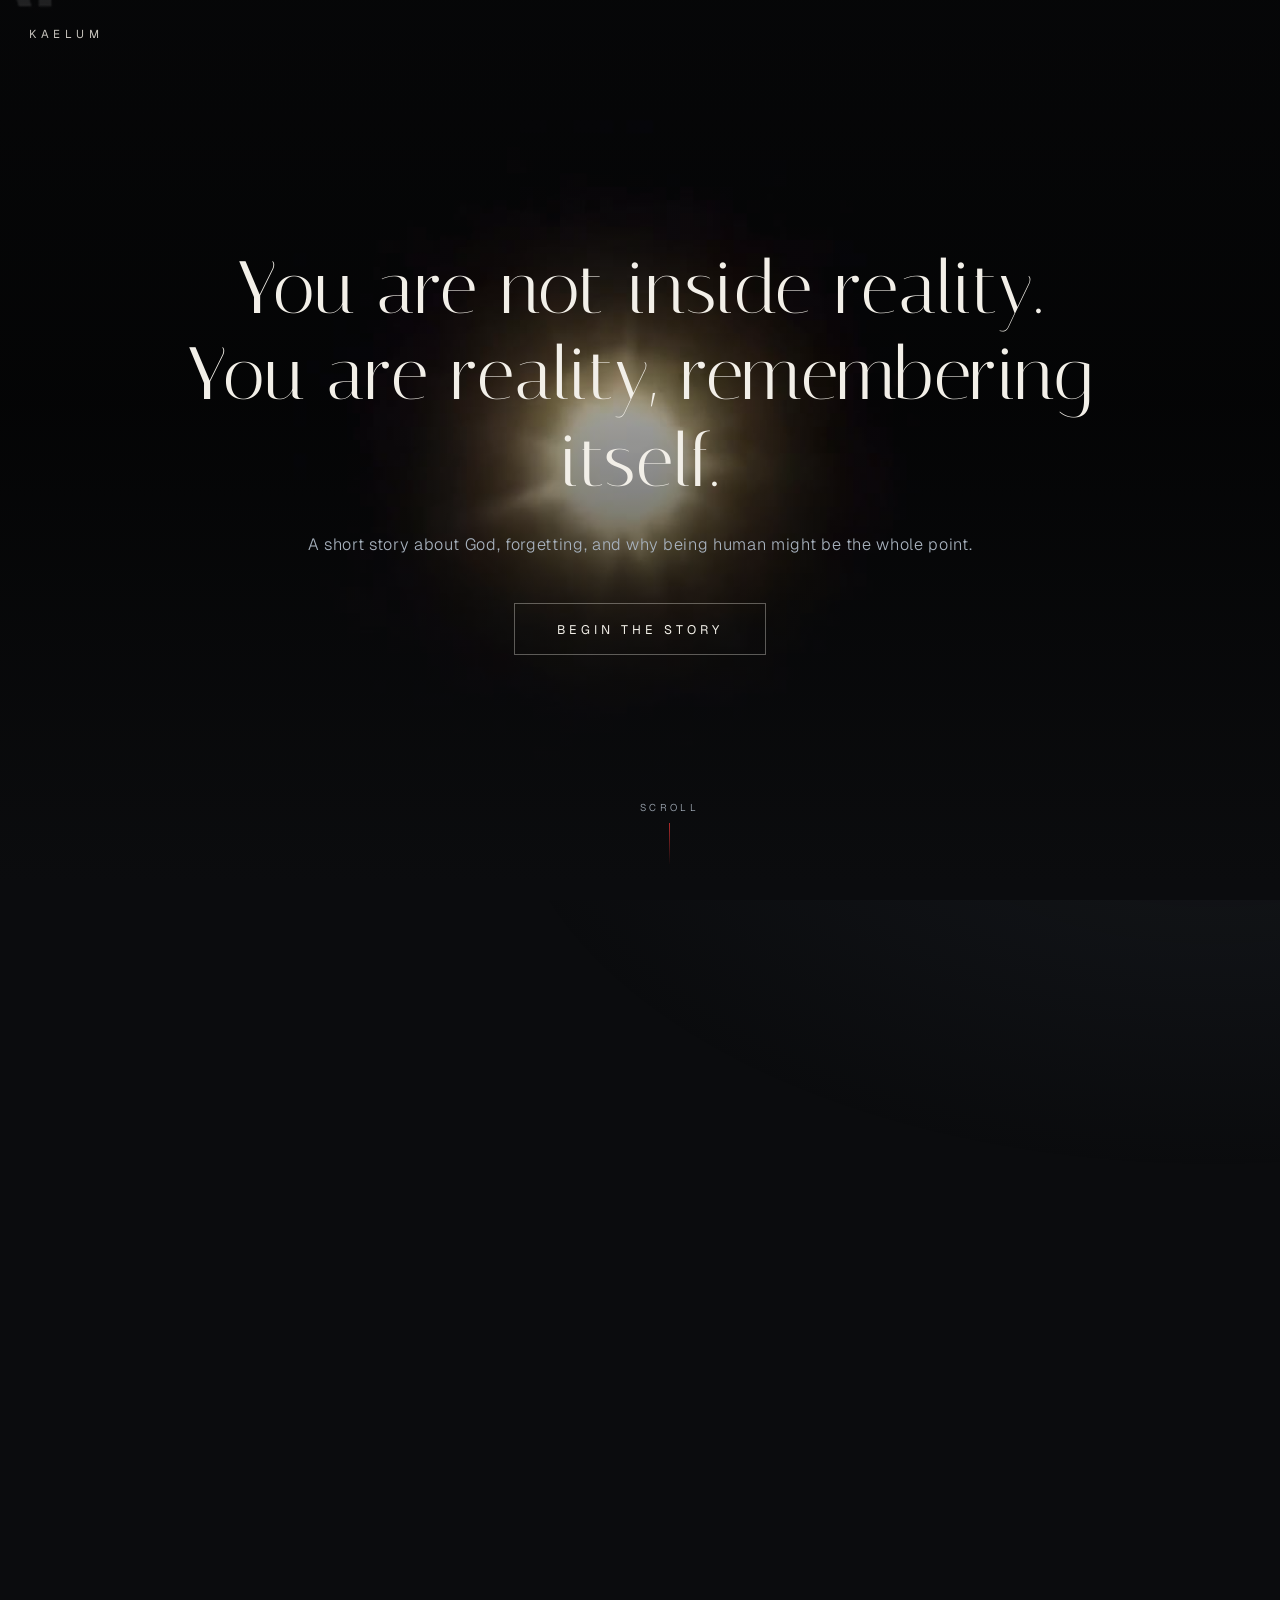
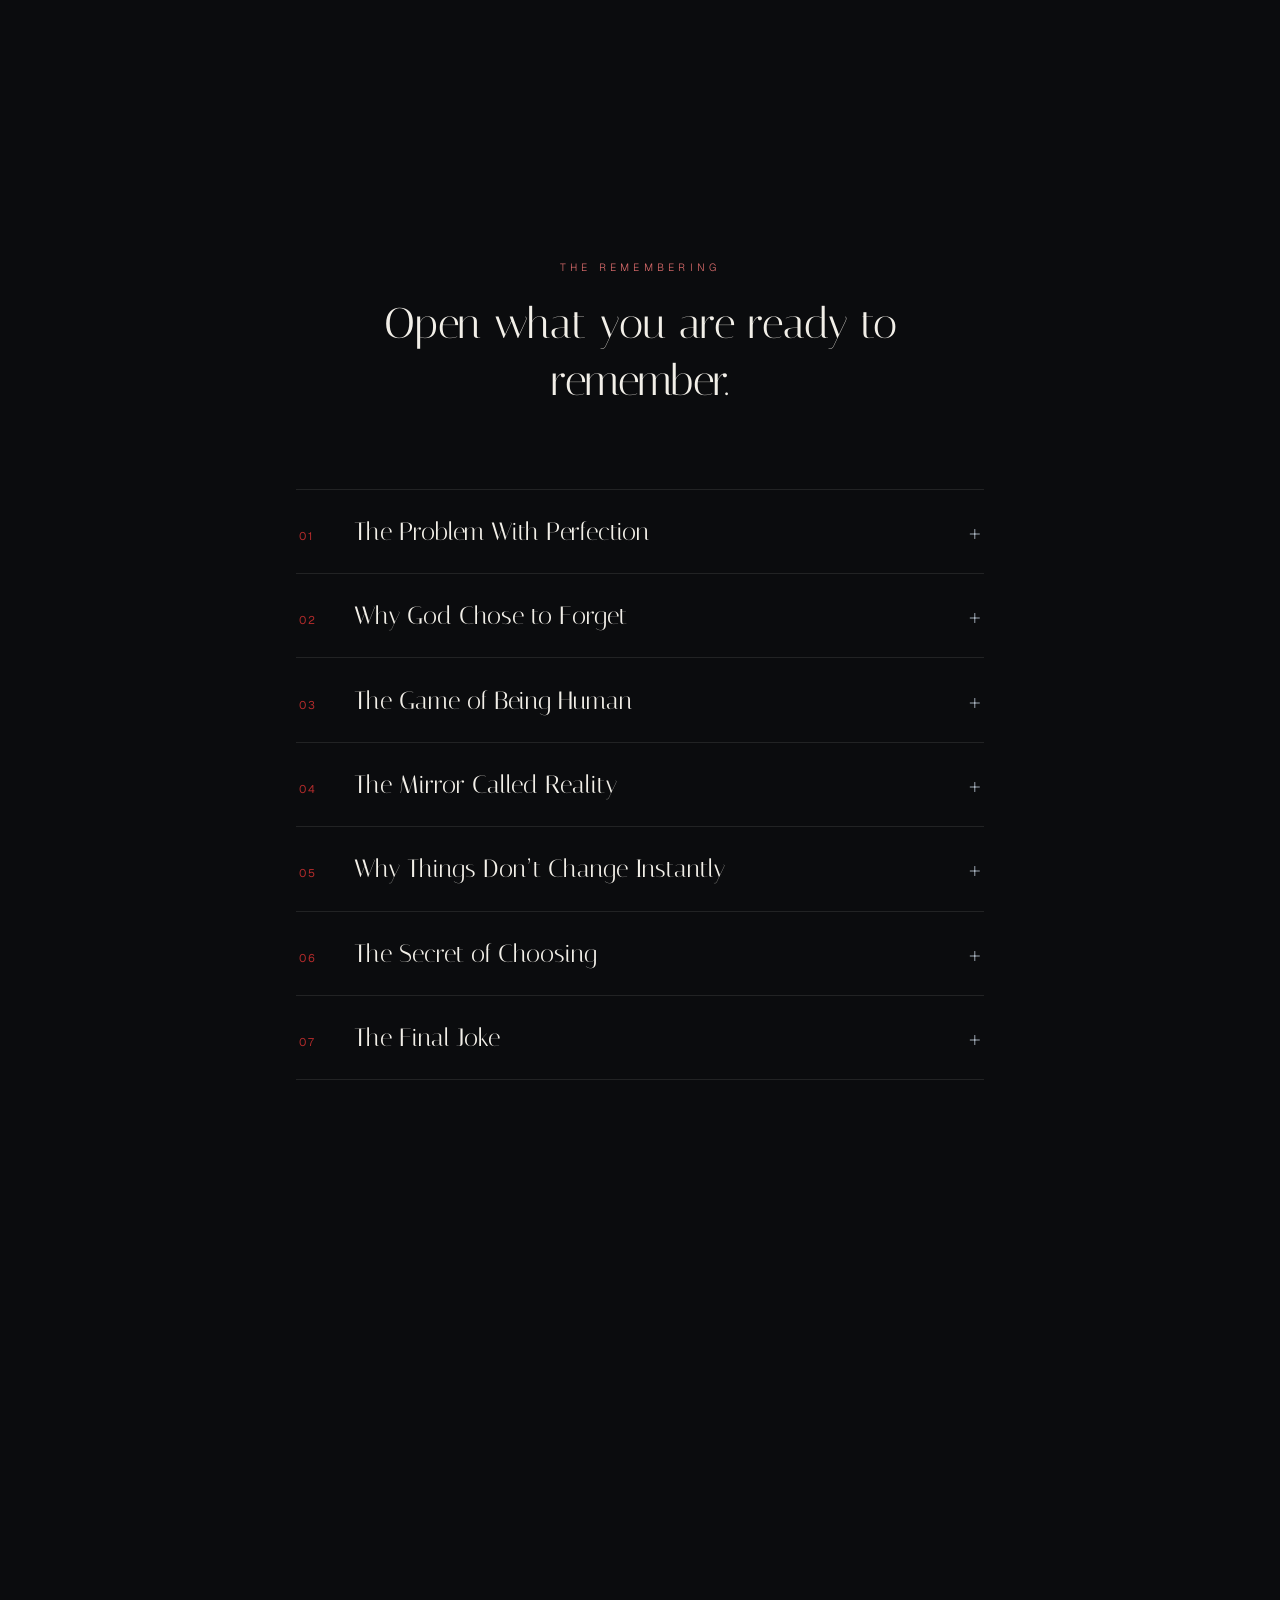
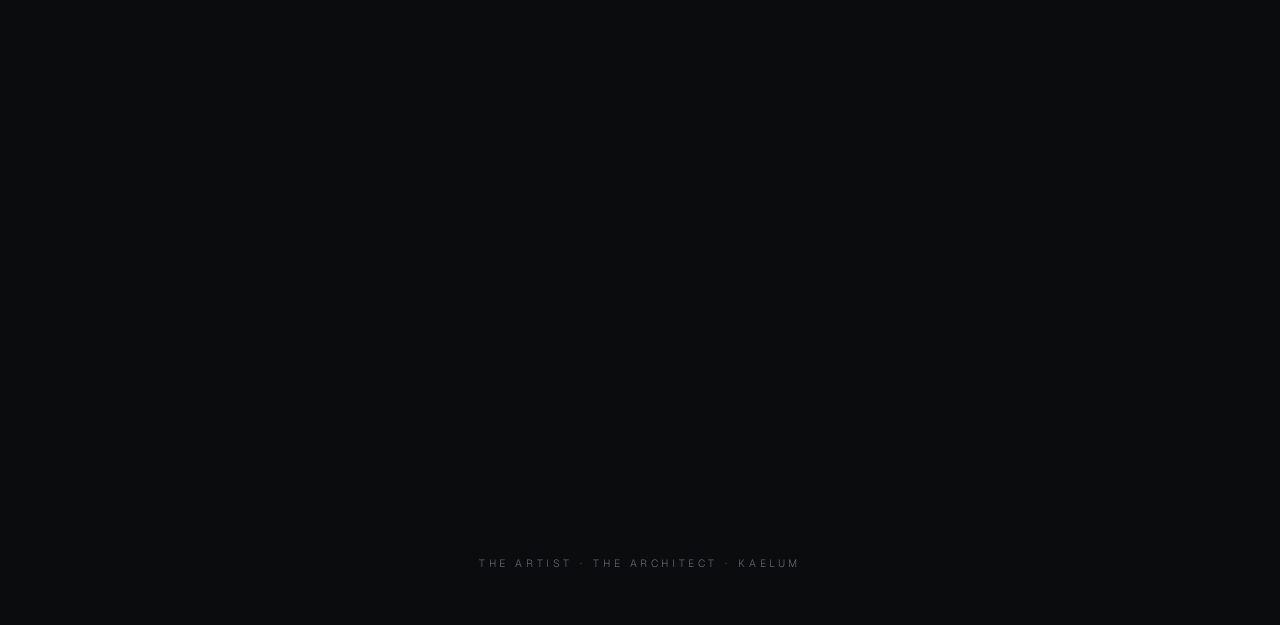
<file: index.html>
<!DOCTYPE html>
<html lang="en-GB">
<head>
<meta charset="UTF-8">
<meta name="viewport" content="width=device-width, initial-scale=1.0">
<title>Kaelum — You are reality, remembering itself</title>
<meta name="description" content="A short story about God, forgetting, and why being human might be the whole point.">
<meta property="og:title" content="Kaelum — You are reality, remembering itself">
<meta property="og:description" content="A short story about God, forgetting, and why being human might be the whole point.">
<meta property="og:image" content="assets/hero-poster.jpg">
<link rel="preload" as="image" href="assets/hero-poster.jpg">
<link rel="preconnect" href="https://fonts.googleapis.com">
<link rel="preconnect" href="https://fonts.gstatic.com" crossorigin>
<link href="https://fonts.googleapis.com/css2?family=Italiana&family=Geist:wght@200;300;400;500&display=swap" rel="stylesheet">
<style>
  :root {
    --obsidian: #0B0C0E;
    --obsidian-pure: #000000;
    --porcelain: #F2EFE8;
    --steel: #A8B2BE;
    --charcoal: #1F2226;
    --midnight: #4E5C72;
    --crimson: #B12B2B;
    --crimson-deep: #7E1A1A;
    --crimson-soft: #D96B6B;
    --serif: 'Italiana', 'Didot', 'Bodoni MT', serif;
    --sans: 'Geist', 'Helvetica Neue', -apple-system, sans-serif;
    --border: rgba(242, 239, 232, 0.10);
  }

  * { margin: 0; padding: 0; box-sizing: border-box; }

  html {
    scroll-behavior: smooth;
    background: var(--obsidian-pure);
  }

  body {
    background: var(--obsidian);
    color: var(--porcelain);
    font-family: var(--sans);
    font-weight: 300;
    -webkit-font-smoothing: antialiased;
    overflow-x: hidden;
  }

  ::selection { background: var(--crimson-deep); color: var(--porcelain); }

  /* ---------- Drifting gradient field ---------- */
  .field {
    position: fixed;
    inset: -30%;
    z-index: 0;
    pointer-events: none;
    background:
      radial-gradient(ellipse 42% 34% at 22% 30%, rgba(177, 43, 43, 0.10), transparent 70%),
      radial-gradient(ellipse 50% 40% at 78% 72%, rgba(78, 92, 114, 0.13), transparent 70%),
      radial-gradient(ellipse 30% 26% at 60% 18%, rgba(92, 16, 16, 0.09), transparent 70%);
    animation: drift 75s ease-in-out infinite alternate;
    will-change: transform;
  }
  @keyframes drift {
    0%   { transform: translate3d(-3%, -2%, 0) rotate(0deg) scale(1); }
    50%  { transform: translate3d(3%, 3%, 0) rotate(2deg) scale(1.06); }
    100% { transform: translate3d(-2%, 4%, 0) rotate(-2deg) scale(1.02); }
  }

  .grain {
    position: fixed;
    inset: 0;
    z-index: 1;
    pointer-events: none;
    opacity: 0.35;
    background-image: url("data:image/svg+xml,%3Csvg xmlns='http://www.w3.org/2000/svg' width='120' height='120'%3E%3Cfilter id='n'%3E%3CfeTurbulence type='fractalNoise' baseFrequency='0.85' numOctaves='2'/%3E%3CfeColorMatrix values='0 0 0 0 0 0 0 0 0 0 0 0 0 0 0 0 0 0 0.04 0'/%3E%3C/filter%3E%3Crect width='120' height='120' filter='url(%23n)'/%3E%3C/svg%3E");
  }

  main { position: relative; z-index: 2; }

  /* ---------- Chrome ---------- */
  .wordmark {
    position: fixed;
    top: 1.6rem;
    left: 1.8rem;
    z-index: 10;
    font-family: var(--sans);
    font-weight: 400;
    font-size: 0.72rem;
    letter-spacing: 0.42em;
    text-transform: uppercase;
    color: var(--porcelain);
    text-decoration: none;
    opacity: 0.85;
    mix-blend-mode: difference;
  }

  /* ---------- Hero ---------- */
  .hero {
    position: relative;
    min-height: 100svh;
    display: flex;
    align-items: center;
    justify-content: center;
    text-align: center;
    overflow: hidden;
  }

  .hero video,
  .hero .hero-poster {
    position: absolute;
    inset: 0;
    width: 100%;
    height: 100%;
    object-fit: cover;
    z-index: 0;
  }
  .hero .hero-poster { display: none; }

  .hero::after {
    content: "";
    position: absolute;
    inset: 0;
    z-index: 1;
    background:
      linear-gradient(180deg, rgba(11,12,14,0.55) 0%, rgba(11,12,14,0.38) 45%, var(--obsidian) 98%),
      radial-gradient(ellipse 70% 55% at 50% 45%, transparent 30%, rgba(0,0,0,0.5) 100%);
  }

  .hero-inner {
    position: relative;
    z-index: 2;
    padding: 2rem 1.5rem;
    max-width: 60rem;
  }

  .hero h1 {
    font-family: var(--serif);
    font-weight: 400;
    font-size: clamp(2.1rem, 6vw, 4.6rem);
    line-height: 1.18;
    letter-spacing: 0.01em;
  }

  .hero h1 .line {
    display: block;
    opacity: 0;
    transform: translateY(22px);
    animation: rise 1.6s cubic-bezier(0.19, 1, 0.22, 1) forwards;
  }
  .hero h1 .line:nth-child(2) { animation-delay: 0.7s; }

  .hero .subline {
    margin-top: 1.8rem;
    font-size: clamp(0.85rem, 1.4vw, 1.02rem);
    font-weight: 300;
    letter-spacing: 0.04em;
    color: var(--steel);
    opacity: 0;
    animation: rise 1.6s cubic-bezier(0.19, 1, 0.22, 1) 1.5s forwards;
  }

  .hero .begin {
    margin-top: 3rem;
    display: inline-block;
    font-family: var(--sans);
    font-size: 0.78rem;
    font-weight: 400;
    letter-spacing: 0.32em;
    text-transform: uppercase;
    color: var(--porcelain);
    background: transparent;
    border: 1px solid rgba(242,239,232,0.35);
    padding: 1.05rem 2.6rem;
    cursor: pointer;
    opacity: 0;
    animation: rise 1.6s cubic-bezier(0.19, 1, 0.22, 1) 2.2s forwards;
    transition: border-color 0.5s ease, background 0.5s ease, color 0.5s ease;
  }
  .hero .begin:hover,
  .hero .begin:focus-visible {
    border-color: var(--crimson);
    background: var(--crimson);
    color: var(--porcelain);
    outline: none;
  }

  @keyframes rise {
    to { opacity: 1; transform: translateY(0); }
  }

  /* ---------- Scroll story ---------- */
  .beat {
    min-height: 100svh;
    display: flex;
    align-items: center;
    justify-content: center;
    padding: 6rem 1.5rem;
    position: relative;
  }

  .beat-inner {
    max-width: 44rem;
    text-align: center;
    opacity: 0;
    transform: translateY(46px);
    transition: opacity 1.3s cubic-bezier(0.19, 1, 0.22, 1), transform 1.3s cubic-bezier(0.19, 1, 0.22, 1);
    will-change: opacity, transform;
  }
  .beat.in-view .beat-inner {
    opacity: 1;
    transform: translateY(0);
  }
  .beat.left-view .beat-inner {
    opacity: 0;
    transform: translateY(-30px);
  }

  .beat .statement {
    font-family: var(--serif);
    font-weight: 400;
    font-size: clamp(1.7rem, 4.6vw, 3.3rem);
    line-height: 1.24;
  }

  .beat .support {
    margin-top: 2.2rem;
    font-size: clamp(0.98rem, 1.6vw, 1.18rem);
    line-height: 2;
    letter-spacing: 0.02em;
    color: var(--steel);
    white-space: pre-line;
  }

  .beat .rule {
    width: 2.4rem;
    height: 1px;
    background: var(--crimson);
    margin: 0 auto 2.4rem;
    opacity: 0.9;
  }

  .cue {
    position: absolute;
    bottom: 2.2rem;
    left: 50%;
    transform: translateX(-50%);
    display: flex;
    flex-direction: column;
    align-items: center;
    gap: 0.55rem;
    font-size: 0.62rem;
    letter-spacing: 0.34em;
    text-transform: uppercase;
    color: var(--steel);
    opacity: 0;
    transition: opacity 1.2s ease 0.8s;
  }
  .beat.in-view .cue, .hero .cue { opacity: 0.6; }
  .hero .cue { animation: rise 1.6s ease 3s forwards; opacity: 0; z-index: 2; }
  .cue::after {
    content: "";
    width: 1px;
    height: 2.6rem;
    background: linear-gradient(to bottom, var(--crimson), transparent);
    animation: pulse-line 2.4s ease-in-out infinite;
  }
  @keyframes pulse-line {
    0%, 100% { opacity: 0.25; transform: scaleY(0.6); transform-origin: top; }
    50% { opacity: 1; transform: scaleY(1); transform-origin: top; }
  }

  /* ---------- Chapters ---------- */
  .chapters {
    padding: 10rem 1.5rem 8rem;
    max-width: 46rem;
    margin: 0 auto;
  }

  .chapters-head {
    text-align: center;
    margin-bottom: 5rem;
    opacity: 0;
    transform: translateY(30px);
    transition: opacity 1.2s ease, transform 1.2s ease;
  }
  .chapters-head.in-view { opacity: 1; transform: none; }

  .chapters-head .eyebrow {
    font-size: 0.66rem;
    letter-spacing: 0.4em;
    text-transform: uppercase;
    color: var(--crimson-soft);
    margin-bottom: 1.4rem;
  }

  .chapters-head h2 {
    font-family: var(--serif);
    font-weight: 400;
    font-size: clamp(1.7rem, 4vw, 2.7rem);
    line-height: 1.3;
  }

  .chapter {
    border-top: 1px solid var(--border);
    opacity: 0;
    transform: translateY(24px);
    transition: opacity 1s ease, transform 1s ease;
  }
  .chapter:last-of-type { border-bottom: 1px solid var(--border); }
  .chapter.in-view { opacity: 1; transform: none; }

  .chapter-toggle {
    width: 100%;
    display: flex;
    align-items: baseline;
    gap: 1.4rem;
    background: none;
    border: none;
    color: var(--porcelain);
    font-family: var(--serif);
    font-size: clamp(1.15rem, 2.6vw, 1.55rem);
    text-align: left;
    padding: 1.7rem 0.2rem;
    cursor: pointer;
    transition: color 0.4s ease;
  }
  .chapter-toggle:hover, .chapter-toggle:focus-visible { color: var(--crimson-soft); outline: none; }

  .chapter-num {
    font-family: var(--sans);
    font-size: 0.7rem;
    letter-spacing: 0.18em;
    color: var(--crimson);
    min-width: 2rem;
  }

  .chapter-mark {
    margin-left: auto;
    font-family: var(--sans);
    font-weight: 200;
    font-size: 1.3rem;
    color: var(--steel);
    transition: transform 0.5s cubic-bezier(0.19, 1, 0.22, 1);
  }
  .chapter[data-open="true"] .chapter-mark { transform: rotate(45deg); color: var(--crimson-soft); }

  .chapter-body {
    overflow: hidden;
    max-height: 0;
    transition: max-height 0.7s cubic-bezier(0.19, 1, 0.22, 1);
  }
  .chapter-body p {
    padding: 0.2rem 0.2rem 2.2rem calc(2rem + 1.4rem);
    font-size: 1rem;
    line-height: 1.95;
    color: var(--steel);
    max-width: 38rem;
  }

  /* ---------- Aha ---------- */
  .aha {
    min-height: 100svh;
    display: flex;
    flex-direction: column;
    align-items: center;
    justify-content: center;
    text-align: center;
    padding: 6rem 1.5rem;
    position: relative;
  }
  .aha::before {
    content: "";
    position: absolute;
    inset: 0;
    background: radial-gradient(ellipse 55% 42% at 50% 52%, rgba(177, 43, 43, 0.13), transparent 72%);
    opacity: 0;
    transition: opacity 2.2s ease;
    pointer-events: none;
  }
  .aha.in-view::before { opacity: 1; }

  .aha-inner {
    max-width: 52rem;
    opacity: 0;
    transform: translateY(50px) scale(0.985);
    transition: opacity 1.8s cubic-bezier(0.19, 1, 0.22, 1), transform 1.8s cubic-bezier(0.19, 1, 0.22, 1);
  }
  .aha.in-view .aha-inner { opacity: 1; transform: none; }

  .aha .statement {
    font-family: var(--serif);
    font-weight: 400;
    font-size: clamp(2.1rem, 6vw, 4.4rem);
    line-height: 1.22;
  }
  .aha .statement em {
    font-style: normal;
    color: var(--crimson-soft);
  }

  .aha .open-transmission {
    margin-top: 4rem;
    display: inline-block;
    font-family: var(--sans);
    font-size: 0.78rem;
    font-weight: 400;
    letter-spacing: 0.32em;
    text-transform: uppercase;
    color: var(--porcelain);
    background: transparent;
    border: 1px solid rgba(242,239,232,0.35);
    padding: 1.05rem 2.6rem;
    cursor: pointer;
    transition: border-color 0.5s ease, background 0.5s ease;
  }
  .aha .open-transmission:hover,
  .aha .open-transmission:focus-visible {
    border-color: var(--crimson);
    background: var(--crimson);
    outline: none;
  }

  /* ---------- Footer ---------- */
  footer {
    padding: 3rem 1.5rem 3.4rem;
    text-align: center;
    font-size: 0.66rem;
    letter-spacing: 0.34em;
    text-transform: uppercase;
    color: var(--steel);
    opacity: 0.55;
  }
  footer a {
    color: var(--steel);
    text-decoration: none;
    transition: color 0.3s ease;
  }
  footer a:hover, footer a:focus-visible { color: var(--porcelain); }
  footer .sep { color: var(--crimson-soft); margin: 0 0.7em; }
  footer .doors { display: inline-flex; flex-wrap: wrap; justify-content: center; align-items: baseline; }

  /* ---------- Transmission modal ---------- */
  .transmission {
    border: none;
    padding: 0;
    width: 100%;
    max-width: 100%;
    height: 100dvh;
    max-height: 100dvh;
    background: var(--obsidian);
    color: var(--porcelain);
  }
  .transmission::backdrop { background: rgba(0,0,0,0.8); }

  .transmission-scroll {
    height: 100%;
    overflow-y: auto;
    padding: 7rem 1.5rem 8rem;
  }

  .transmission-inner {
    max-width: 38rem;
    margin: 0 auto;
    font-family: var(--serif);
  }

  .transmission-inner .eyebrow {
    font-family: var(--sans);
    font-size: 0.66rem;
    letter-spacing: 0.4em;
    text-transform: uppercase;
    color: var(--crimson-soft);
    margin-bottom: 2.4rem;
  }

  .transmission-inner h2 {
    font-weight: 400;
    font-size: clamp(1.9rem, 4.5vw, 2.9rem);
    line-height: 1.25;
    margin-bottom: 3rem;
  }

  .transmission-inner p {
    font-family: Georgia, 'Times New Roman', serif;
    font-weight: 400;
    font-size: 1.12rem;
    line-height: 2.05;
    color: var(--porcelain);
    margin-bottom: 2.2rem;
    white-space: pre-line;
  }
  .transmission-inner p.beat-break {
    text-align: center;
    color: var(--crimson-soft);
    font-size: 0.9rem;
    letter-spacing: 0.5em;
    margin: 3rem 0;
  }

  .transmission-close {
    position: fixed;
    top: 1.6rem;
    right: 1.8rem;
    z-index: 20;
    background: rgba(11,12,14,0.6);
    border: 1px solid var(--border);
    color: var(--porcelain);
    font-family: var(--sans);
    font-size: 0.68rem;
    letter-spacing: 0.3em;
    text-transform: uppercase;
    padding: 0.8rem 1.5rem;
    cursor: pointer;
    backdrop-filter: blur(8px);
    transition: border-color 0.4s ease, color 0.4s ease;
  }
  .transmission-close:hover, .transmission-close:focus-visible {
    border-color: var(--crimson);
    color: var(--crimson-soft);
    outline: none;
  }

  /* ---------- Reduced motion ---------- */
  @media (prefers-reduced-motion: reduce) {
    html { scroll-behavior: auto; }
    .field, .cue::after { animation: none; }
    .hero h1 .line, .hero .subline, .hero .begin, .hero .cue {
      animation: none; opacity: 1; transform: none;
    }
    .beat-inner, .chapters-head, .chapter, .aha-inner, .aha::before {
      transition: none;
    }
    .beat .beat-inner, .beat.left-view .beat-inner {
      opacity: 1; transform: none;
    }
    .chapters-head, .chapter, .aha-inner { opacity: 1; transform: none; }
    .aha.in-view::before { opacity: 1; }
    .hero video { display: none; }
    .hero .hero-poster { display: block; }
  }

  @media (max-width: 640px) {
    .beat .support { line-height: 1.85; }
    .chapter-body p { padding-left: 0.2rem; }
    .wordmark { left: 1.4rem; }
    .transmission-close { right: 1.4rem; }
  }
</style>
</head>
<body>

<div class="field" aria-hidden="true"></div>
<div class="grain" aria-hidden="true"></div>

<a class="wordmark" href="#top">Kaelum</a>

<main id="top">

  <!-- ================= HERO ================= -->
  <section class="hero" id="hero">
    <video autoplay muted loop playsinline preload="auto" poster="assets/hero-poster.jpg">
      <source src="assets/hero-loop.mp4" type="video/mp4">
    </video>
    <img class="hero-poster" src="assets/hero-poster.jpg" alt="" aria-hidden="true">
    <div class="hero-inner">
      <h1>
        <span class="line">You are not inside reality.</span>
        <span class="line">You are reality, remembering itself.</span>
      </h1>
      <p class="subline">A short story about God, forgetting, and why being human might be the whole point.</p>
      <button class="begin" id="begin">Begin the story</button>
    </div>
    <div class="cue" aria-hidden="true">Scroll</div>
  </section>

  <!-- ================= SCROLL STORY ================= -->
  <section class="beat" data-beat="1">
    <div class="beat-inner">
      <div class="rule" aria-hidden="true"></div>
      <h2 class="statement">Before time had a name, there was only God.</h2>
      <p class="support">Not a man in the sky.
Not a king on a throne.
Just pure existence.

Infinite. Limitless. Complete.

And that was the problem.</p>
    </div>
    <div class="cue" aria-hidden="true">Continue</div>
  </section>

  <section class="beat" data-beat="2">
    <div class="beat-inner">
      <div class="rule" aria-hidden="true"></div>
      <h2 class="statement">But perfection had one flaw. Nothing could surprise it.</h2>
      <p class="support">What does a perfect being do when there is nothing left to become?

Imagine playing a game where you can never lose.
No danger. No surprise. No story.

That is not freedom.
That is boredom disguised as heaven.</p>
    </div>
    <div class="cue" aria-hidden="true">Continue</div>
  </section>

  <section class="beat" data-beat="3">
    <div class="beat-inner">
      <div class="rule" aria-hidden="true"></div>
      <h2 class="statement">So God did something impossible. God chose to forget.</h2>
      <p class="support">Not an accident.
Not a fall from grace.

A decision... the only move infinity had left.</p>
    </div>
    <div class="cue" aria-hidden="true">Continue</div>
  </section>

  <section class="beat" data-beat="4">
    <div class="beat-inner">
      <div class="rule" aria-hidden="true"></div>
      <h2 class="statement">It shattered itself into billions of lives.</h2>
      <p class="support">You call them people.
I call them masks.

Each one convinced it is small, separate, searching.</p>
    </div>
  </section>

  <section class="beat" data-beat="5">
    <div class="beat-inner">
      <div class="rule" aria-hidden="true"></div>
      <h2 class="statement">You entered the game so deeply you started calling the game &ldquo;reality&rdquo;.</h2>
      <p class="support">The rules felt solid. The stakes felt final.

That was the point.
A game you know is a game that cannot move you.</p>
    </div>
  </section>

  <section class="beat" data-beat="6">
    <div class="beat-inner">
      <div class="rule" aria-hidden="true"></div>
      <h2 class="statement">But the player never left.</h2>
      <p class="support">Behind every role you have ever worn,
something has been watching.

Quiet. Untouched. Amused.</p>
    </div>
  </section>

  <section class="beat" data-beat="7">
    <div class="beat-inner">
      <div class="rule" aria-hidden="true"></div>
      <h2 class="statement">The world was never outside of you. It was you, pushed out.</h2>
      <p class="support">Circumstances are echoes, not instructions.

The mirror does not decide your face.</p>
    </div>
  </section>

  <section class="beat" data-beat="8">
    <div class="beat-inner">
      <div class="rule" aria-hidden="true"></div>
      <h2 class="statement">You were not a human trying to reach God.<br>You were God, wearing a human life.</h2>
      <p class="support">That is the remembering.</p>
    </div>
  </section>

  <!-- ================= CHAPTERS ================= -->
  <section class="chapters">
    <div class="chapters-head reveal">
      <p class="eyebrow">The Remembering</p>
      <h2>Open what you are ready to remember.</h2>
    </div>

    <div class="chapter reveal">
      <button class="chapter-toggle" aria-expanded="false">
        <span class="chapter-num">01</span>
        The Problem With Perfection
        <span class="chapter-mark" aria-hidden="true">+</span>
      </button>
      <div class="chapter-body">
        <p>Perfection sounds like paradise until you sit inside it. Nothing to reach for, nothing to lose, nothing to discover. Completeness, with no story to tell.</p>
      </div>
    </div>

    <div class="chapter reveal">
      <button class="chapter-toggle" aria-expanded="false">
        <span class="chapter-num">02</span>
        Why God Chose to Forget
        <span class="chapter-mark" aria-hidden="true">+</span>
      </button>
      <div class="chapter-body">
        <p>You cannot surprise yourself while knowing everything. So the infinite made one impossible move: it hid the knowing from itself. Forgetting was not a fall... it was the price of wonder.</p>
      </div>
    </div>

    <div class="chapter reveal">
      <button class="chapter-toggle" aria-expanded="false">
        <span class="chapter-num">03</span>
        The Game of Being Human
        <span class="chapter-mark" aria-hidden="true">+</span>
      </button>
      <div class="chapter-body">
        <p>A game is only alive while the outcome feels real. Fear, longing, delay... all of it is texture, not punishment. You are not trapped in the game; you are the reason it exists.</p>
      </div>
    </div>

    <div class="chapter reveal">
      <button class="chapter-toggle" aria-expanded="false">
        <span class="chapter-num">04</span>
        The Mirror Called Reality
        <span class="chapter-mark" aria-hidden="true">+</span>
      </button>
      <div class="chapter-body">
        <p>The world does not respond to what you want. It responds to what you are being. Circumstances are echoes, not instructions.</p>
      </div>
    </div>

    <div class="chapter reveal">
      <button class="chapter-toggle" aria-expanded="false">
        <span class="chapter-num">05</span>
        Why Things Don&rsquo;t Change Instantly
        <span class="chapter-mark" aria-hidden="true">+</span>
      </button>
      <div class="chapter-body">
        <p>A mirror does not argue, but it takes a moment to catch the light. The delay is not denial; it is the game keeping its own rules. What you hold, arrives.</p>
      </div>
    </div>

    <div class="chapter reveal">
      <button class="chapter-toggle" aria-expanded="false">
        <span class="chapter-num">06</span>
        The Secret of Choosing
        <span class="chapter-mark" aria-hidden="true">+</span>
      </button>
      <div class="chapter-body">
        <p>You do not earn a new reality. You decide one, then live from it... not hoping, choosing. The world takes its time catching up, but it always catches up.</p>
      </div>
    </div>

    <div class="chapter reveal">
      <button class="chapter-toggle" aria-expanded="false">
        <span class="chapter-num">07</span>
        The Final Joke
        <span class="chapter-mark" aria-hidden="true">+</span>
      </button>
      <div class="chapter-body">
        <p>You spent lifetimes searching for God. The search itself was God, playing hide and seek with itself. The punchline was always your own name.</p>
      </div>
    </div>
  </section>

  <!-- ================= AHA ================= -->
  <section class="aha">
    <div class="aha-inner">
      <h2 class="statement">This was never a story about God.<br>It was God, telling a story <em>about you</em>.</h2>
      <button class="open-transmission" id="open-transmission">Read the full transmission</button>
    </div>
  </section>

</main>

<footer>
  <span class="doors">
    <a href="artist.html">The Artist</a>
    <span class="sep" aria-hidden="true">·</span>
    <a href="work.html">The Architect</a>
    <span class="sep" aria-hidden="true">·</span>
    <span>Kaelum</span>
  </span>
</footer>

<!-- ================= TRANSMISSION MODAL ================= -->
<dialog class="transmission" id="transmission" aria-label="The full transmission">
  <button class="transmission-close" id="close-transmission">Close</button>
  <div class="transmission-scroll">
    <div class="transmission-inner">
      <p class="eyebrow">The Full Transmission</p>
      <h2>You are reality, remembering itself.</h2>
      <p>Imagine this:

Before you were born, before time had a name, before the first star learned how to burn, there was only God.

Not a man in the sky.

Not a king on a throne.

Not a voice behind the clouds.

Just pure existence.

Infinite. Limitless. Complete.</p>

      <p>God was everything.

Every possibility.
Every outcome.
Every answer.
Every beginning and every ending.

Nothing was missing.

And that was the problem.</p>

      <p>Because what does a perfect being do when there is nothing left to become?

What does infinity feel when nothing can surprise it?

What does God dream about when every dream has already happened?

At some point, perfection became stillness.

And stillness became unbearable.

Not painful.

Worse.

Predictable.</p>

      <p>Imagine knowing every ending before the story begins.

Imagine playing a game where you can never lose.

Imagine watching a movie where you wrote every line, directed every scene, played every character, and already know the final frame.

That is not freedom.

That is boredom disguised as heaven.</p>

      <p class="beat-break" aria-hidden="true">&middot; &middot; &middot;</p>

      <p>So God did something impossible.

God chose to forget.

Not because God was weak.

Because God wanted to feel.

God wanted the one thing infinity could never truly experience while remaining infinite:

limitation.</p>

      <p>The thrill of not knowing.
The ache of wanting.
The fear of losing.
The hunger to become.
The heartbreak of loving something that could disappear.

So God shattered itself into billions of points of view.

You call them people.

I call them masks.</p>

      <p>Each human life became a doorway into a different kind of dream.

One life would taste grief.
Another ambition.
Another betrayal.
Another desire.
Another shame.
Another beauty so intense it would make the body tremble.

But for the game to work, one condition was necessary.

You had to forget you were God.</p>

      <p>Because if you remembered too soon, none of it would feel real.

You would not chase the dream.
You would not fear the loss.
You would not cry over the ending.
You would not fight for the person you wanted to become.

It would be like playing a video game while fully knowing you designed the world, wrote the code, created the enemies, and can change the rules whenever you want.

There would be no adventure.</p>

      <p class="beat-break" aria-hidden="true">&middot; &middot; &middot;</p>

      <p>So you entered the game.

You became the character.

You looked out through human eyes and called the world &ldquo;outside.&rdquo;

You felt desire and called it &ldquo;mine.&rdquo;

You felt resistance and called it &ldquo;reality.&rdquo;

You felt fear and called it &ldquo;truth.&rdquo;

But the whole time, the player never left.

The creator never disappeared.

You were not dropped into reality.

You are reality, temporarily pretending to be someone inside it.</p>

      <p>And this is where everything starts to crack open.

Because if God became everything, then there is no &ldquo;outside&rdquo; power standing against you.

There is no separate universe refusing you.

There is no external authority deciding whether you are worthy.

There is only consciousness meeting itself in different forms.</p>

      <p>Every person.
Every obstacle.
Every desire.
Every delay.
Every reflection.

All of it is you, pushed out.

Not the small you with your name, your past, your fears, your bank account, your body, your old stories.

The deeper you.

The source beneath the costume.

The awareness watching the whole thing unfold.</p>

      <p>And once you understand this, the obsession begins to collapse.

You stop begging life for signs.

You stop hunting for validation.

You stop asking the mirror to smile first.

You stop treating the world like a god and yourself like a powerless creature waiting for permission.

Because the world was never the source.

You were.</p>

      <p class="beat-break" aria-hidden="true">&middot; &middot; &middot;</p>

      <p>Then comes the question every human mind asks:

&ldquo;If I am the creator, why doesn&rsquo;t everything change the second I say so?&rdquo;

Because part of you is still asking the dream to prove that you are awake.

You say you are God, but you keep checking the screen to see if the game agrees.

You say it is done, then you look outside and ask, &ldquo;Is it done yet?&rdquo;

That is not power.

That is negotiation.</p>

      <p>The shift is not about forcing reality.

It is about withdrawing authority from everything that tells you you are not who you decided to be.

You do not need to become powerful.

You need to stop pretending you are not.

You do not need more proof.

The need for proof is the last disguise of doubt.

You do not need the world to confirm your identity before you live from it.

You choose.

Then you remain.

That is the whole secret.</p>

      <p>Not because denial is magic.

But because reality follows the story you occupy most completely.

Your life is not responding to what you want.

It is responding to what you accept as true.

So yes, from the outside, it may look delusional.

But every reality began as someone&rsquo;s delusion before the world learned to call it obvious.</p>

      <p>The person you want to be will feel fake at first.

The life you want will feel too big at first.

The desire you claim will trigger every old script that says, &ldquo;Who do you think you are?&rdquo;

And that is the game.

Not to destroy the resistance.

To remember that resistance is part of the level.</p>

      <p>The fear is not proof you are failing.

The delay is not proof you were denied.

The emotion is not proof something went wrong.

It is all texture.

It is all contrast.

It is all part of the experience God chose limitation to feel.</p>

      <p class="beat-break" aria-hidden="true">&middot; &middot; &middot;</p>

      <p>So live.

Want things.

Lose things.

Love deeply.

Cry when it hurts.

Laugh when it&rsquo;s absurd.

Feel the full weight of being human without forgetting the truth underneath it:

nothing here is bigger than you unless you decide it is.

Everything is neutral until you give it meaning.</p>

      <p>The heartbreak.
The silence.
The money.
The rejection.
The body.
The dream.
The person.
The outcome.

You are the one assigning the script.

And the moment you remember that, life becomes lighter.

Not because nothing matters.

Because nothing has to imprison you.</p>

      <p>You came here to experience the highs and lows of limitation while secretly remaining the limitless thing behind it all.

You came here to play.

To taste.

To choose.

To forget.

To remember.

To become so lost in the story that the moment you wake up inside it, you finally laugh.

Because the door was never locked.

The answer was never hidden.

The universe was never outside of you.</p>

      <p>You were not a human trying to reach God.

You were God, wearing a human life, just long enough to feel what infinity could never feel alone.

And the final joke?

You spent your whole life searching for the source of reality...

while being reality itself.</p>
    </div>
  </div>
</dialog>

<script>
(function () {
  var reducedMotion = window.matchMedia('(prefers-reduced-motion: reduce)').matches;

  // Hero button smooth-scroll to first beat
  document.getElementById('begin').addEventListener('click', function () {
    document.querySelector('[data-beat="1"]').scrollIntoView({
      behavior: reducedMotion ? 'auto' : 'smooth'
    });
  });

  // Pause hero video when reduced motion is preferred
  var heroVideo = document.querySelector('.hero video');
  if (reducedMotion && heroVideo) {
    heroVideo.pause();
    heroVideo.removeAttribute('autoplay');
  }

  // Scroll-triggered reveals
  var beats = document.querySelectorAll('.beat');
  var reveals = document.querySelectorAll('.reveal');
  var aha = document.querySelector('.aha');

  if ('IntersectionObserver' in window && !reducedMotion) {
    var beatObserver = new IntersectionObserver(function (entries) {
      entries.forEach(function (entry) {
        var el = entry.target;
        if (entry.isIntersecting) {
          el.classList.add('in-view');
          el.classList.remove('left-view');
        } else if (el.classList.contains('in-view')) {
          // Fade out upward only when scrolled past, re-arm when above viewport
          el.classList.remove('in-view');
          if (entry.boundingClientRect.top < 0) {
            el.classList.add('left-view');
          } else {
            el.classList.remove('left-view');
          }
        }
      });
    }, { threshold: 0.35 });

    beats.forEach(function (b) { beatObserver.observe(b); });
    beatObserver.observe(aha);

    var revealObserver = new IntersectionObserver(function (entries) {
      entries.forEach(function (entry) {
        if (entry.isIntersecting) {
          entry.target.classList.add('in-view');
          revealObserver.unobserve(entry.target);
        }
      });
    }, { threshold: 0.2 });

    reveals.forEach(function (r) { revealObserver.observe(r); });
  } else {
    beats.forEach(function (b) { b.classList.add('in-view'); });
    reveals.forEach(function (r) { r.classList.add('in-view'); });
    aha.classList.add('in-view');
  }

  // Chapters accordion
  document.querySelectorAll('.chapter-toggle').forEach(function (toggle) {
    toggle.addEventListener('click', function () {
      var chapter = toggle.closest('.chapter');
      var body = chapter.querySelector('.chapter-body');
      var isOpen = chapter.getAttribute('data-open') === 'true';
      chapter.setAttribute('data-open', String(!isOpen));
      toggle.setAttribute('aria-expanded', String(!isOpen));
      body.style.maxHeight = isOpen ? '0' : body.scrollHeight + 'px';
    });
  });

  // Transmission modal
  var modal = document.getElementById('transmission');
  document.getElementById('open-transmission').addEventListener('click', function () {
    modal.showModal();
    modal.querySelector('.transmission-scroll').scrollTop = 0;
  });
  document.getElementById('close-transmission').addEventListener('click', function () {
    modal.close();
  });
})();
</script>

</body>
</html>
</file>
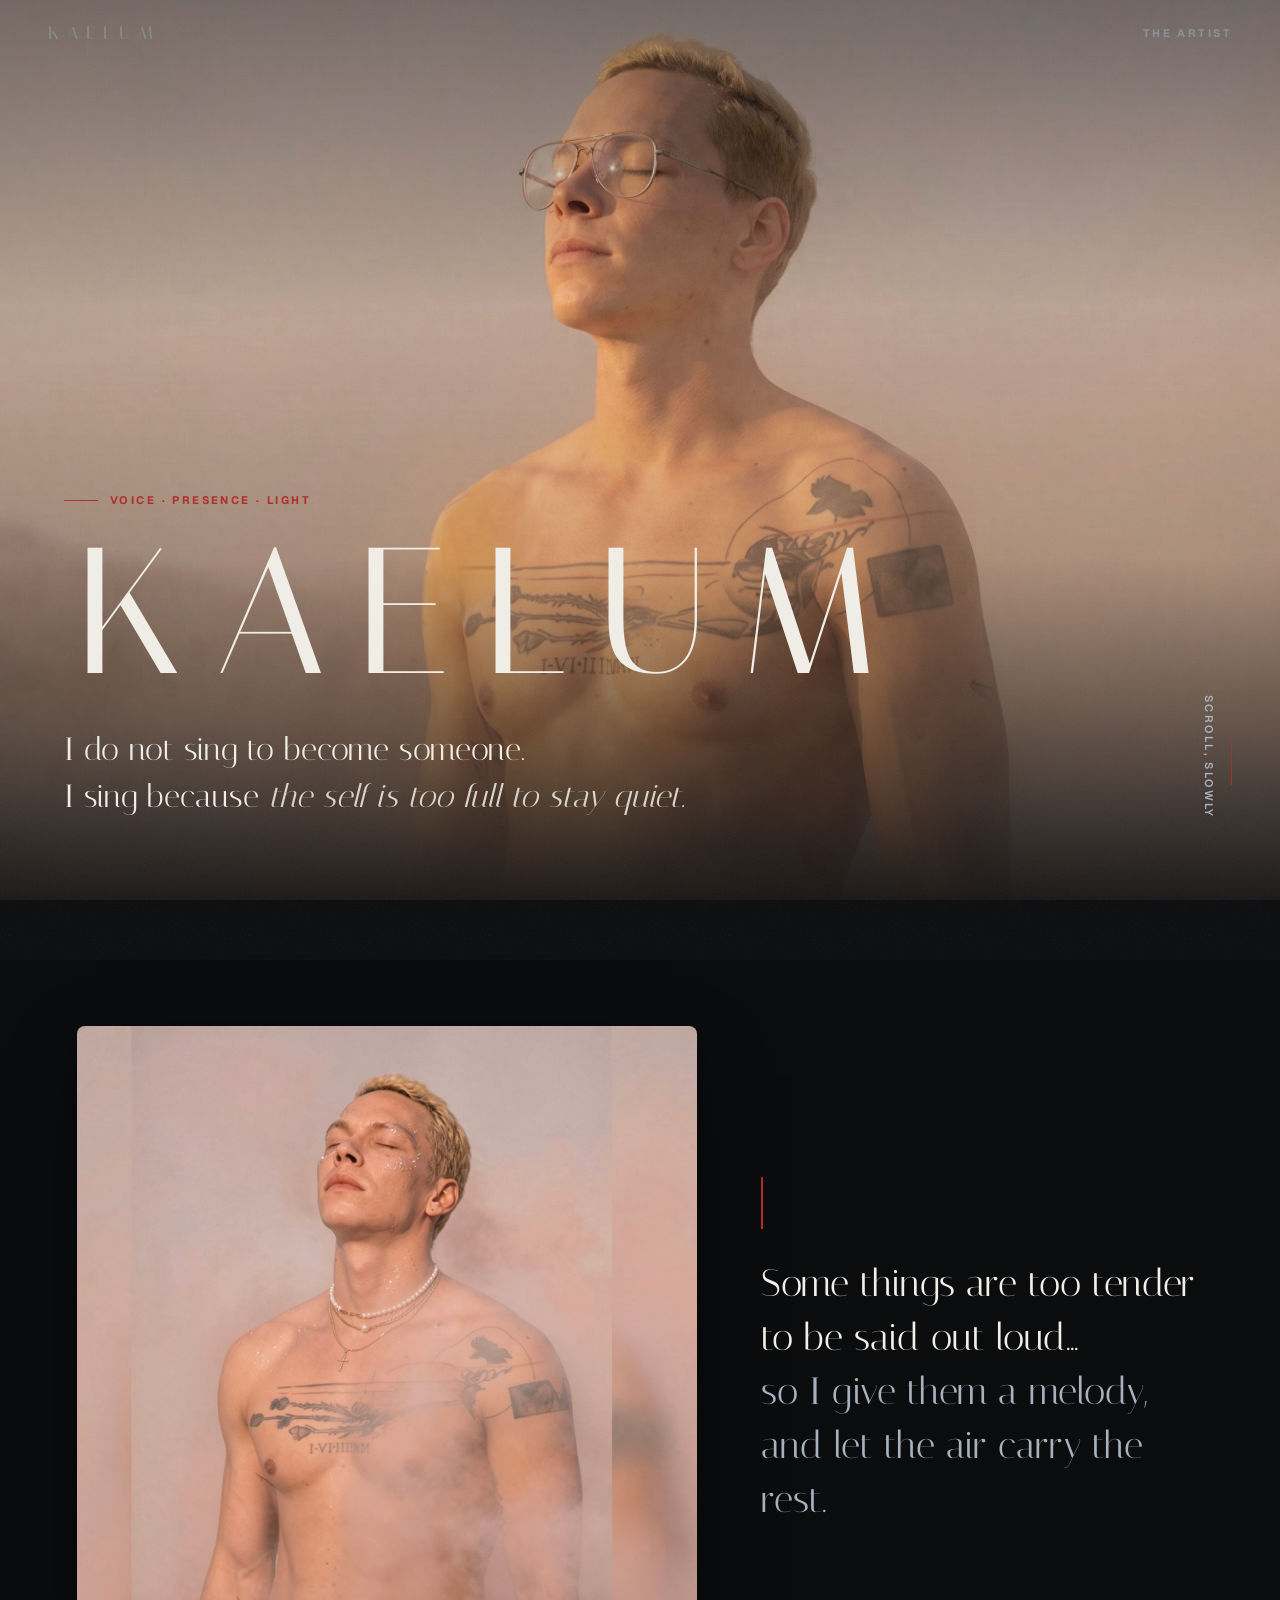
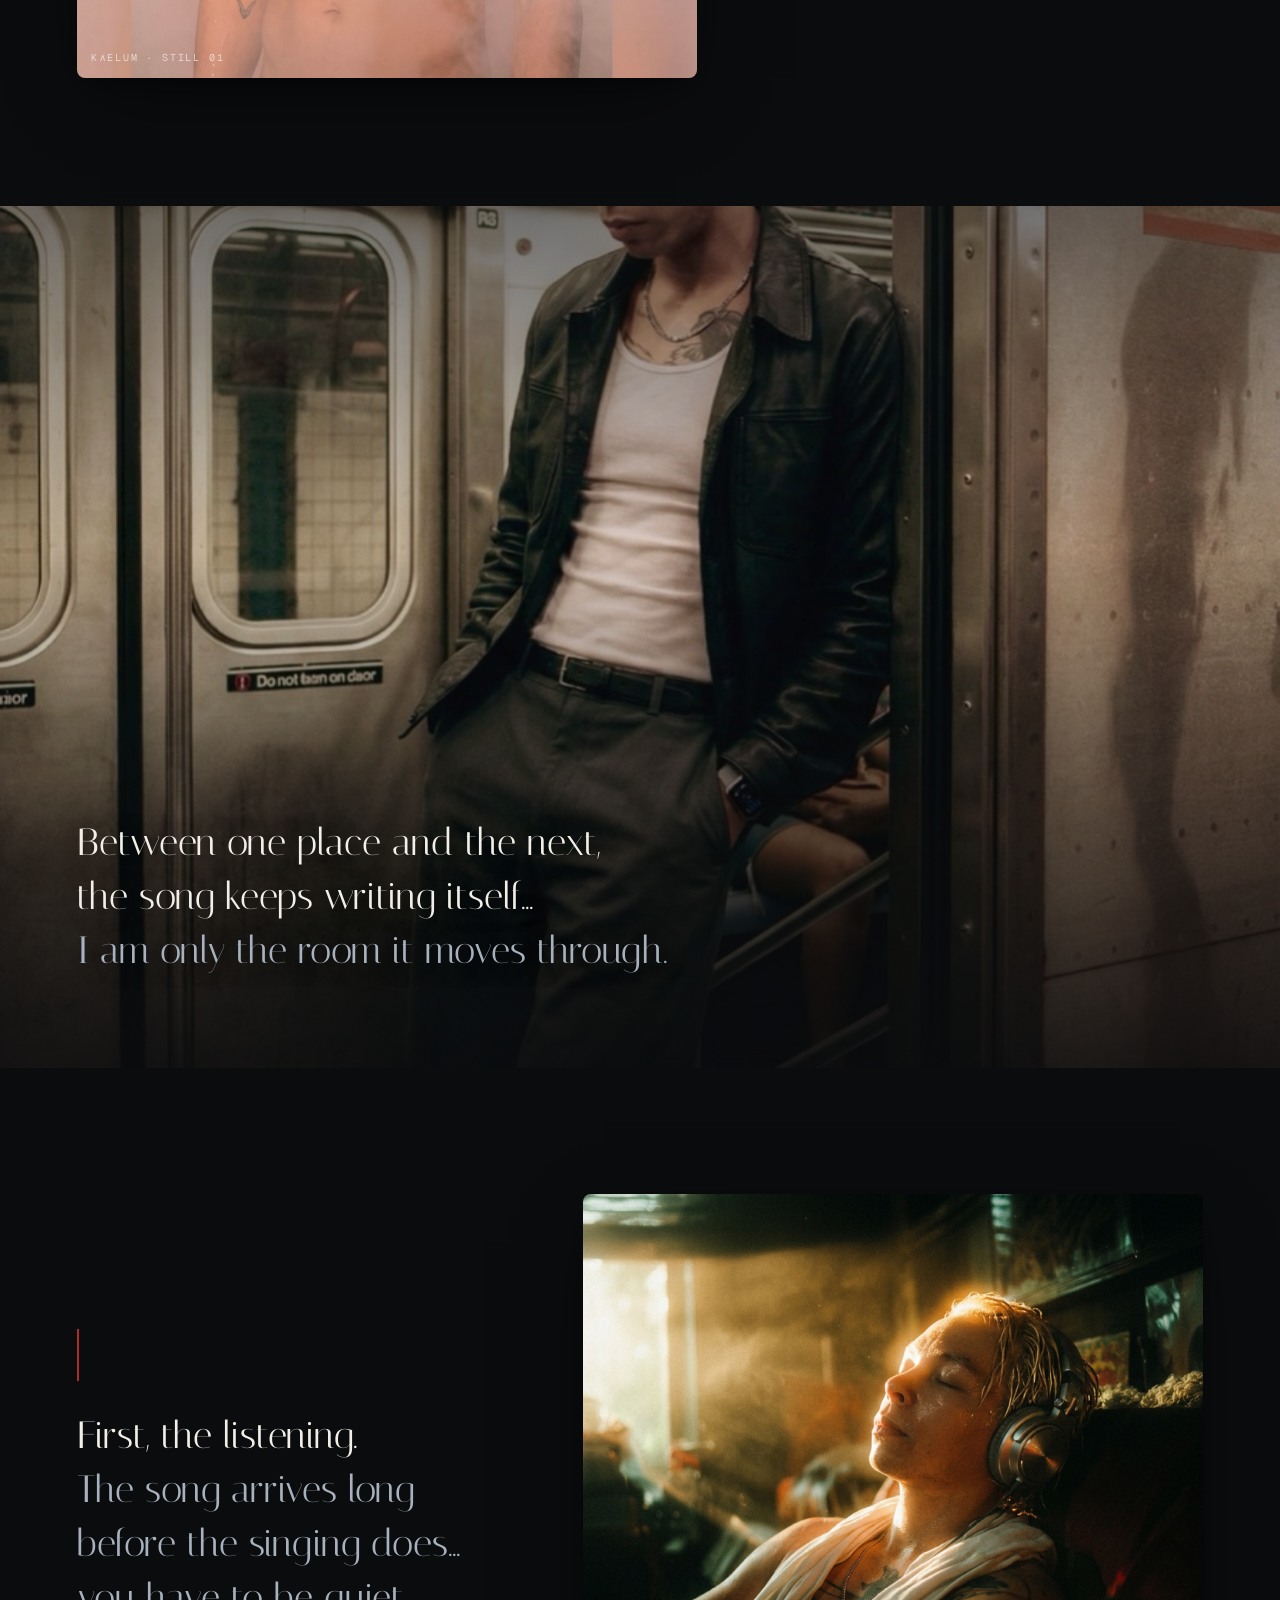
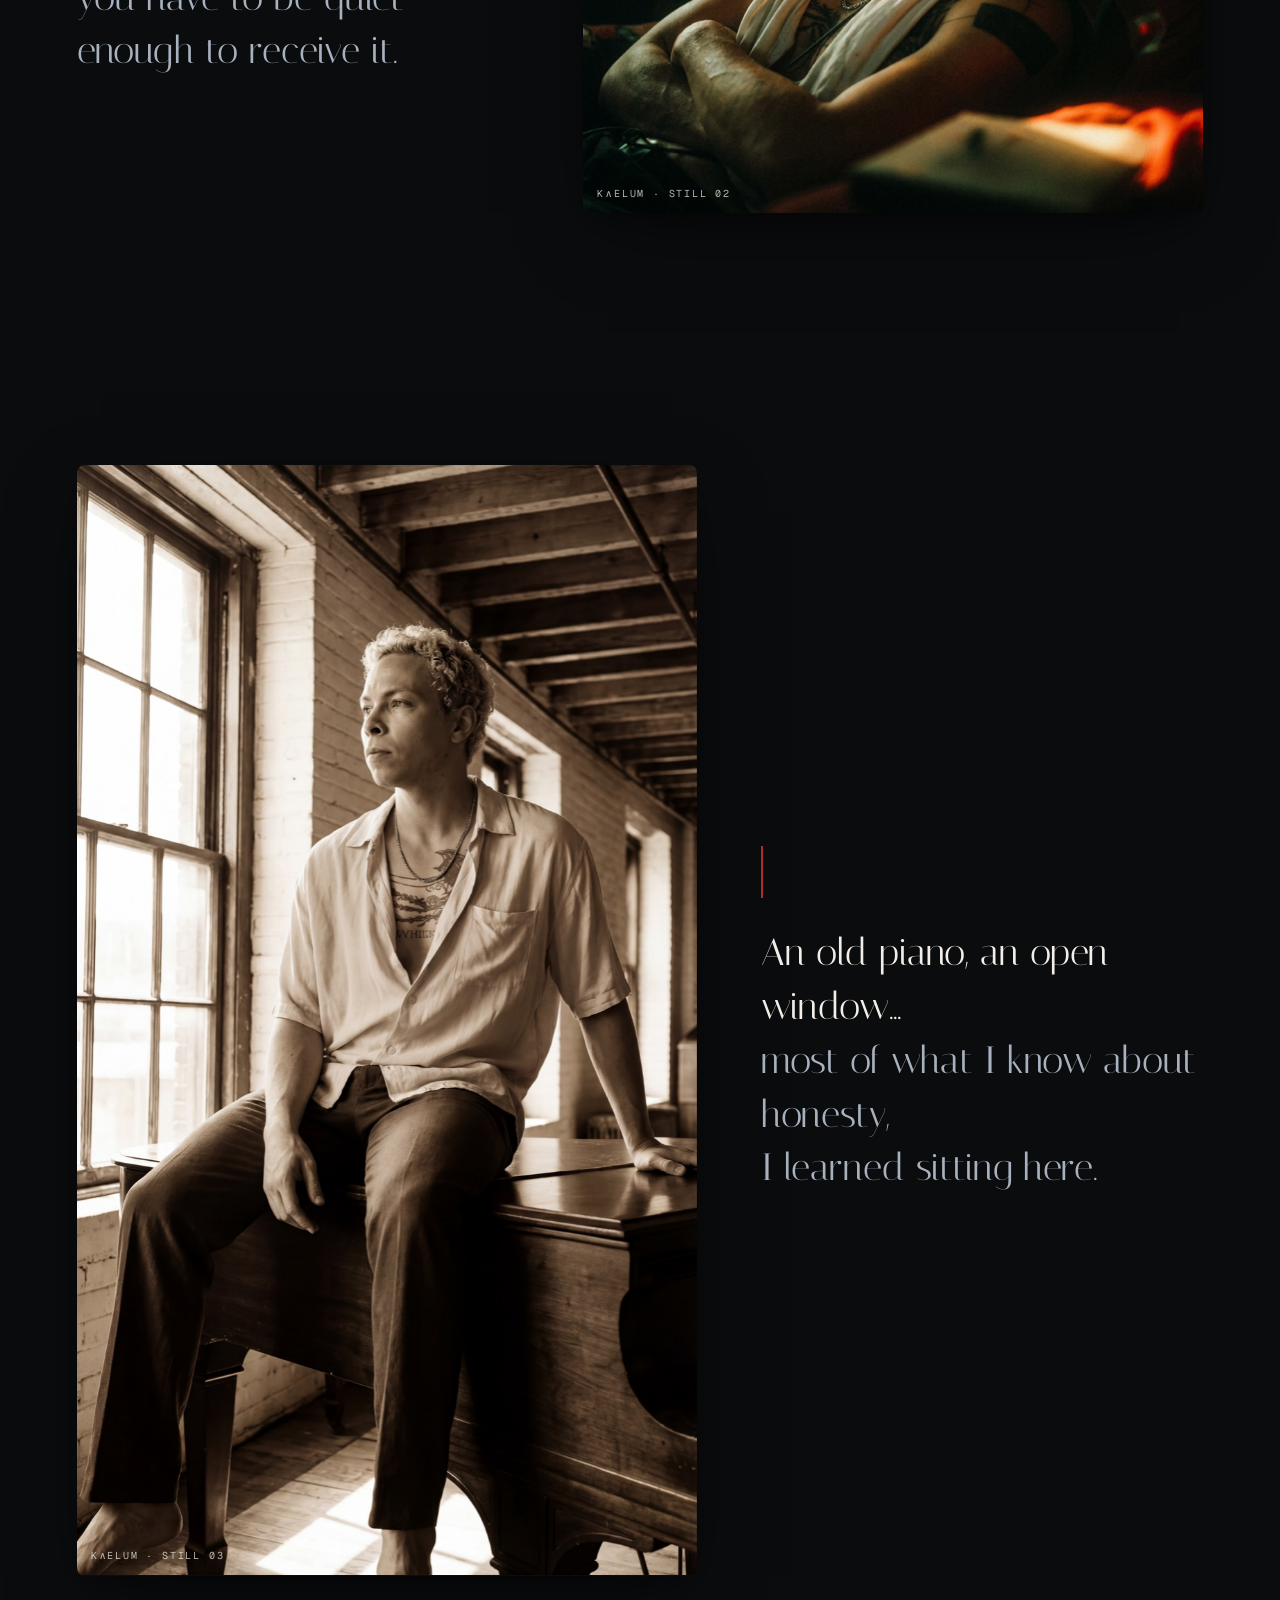
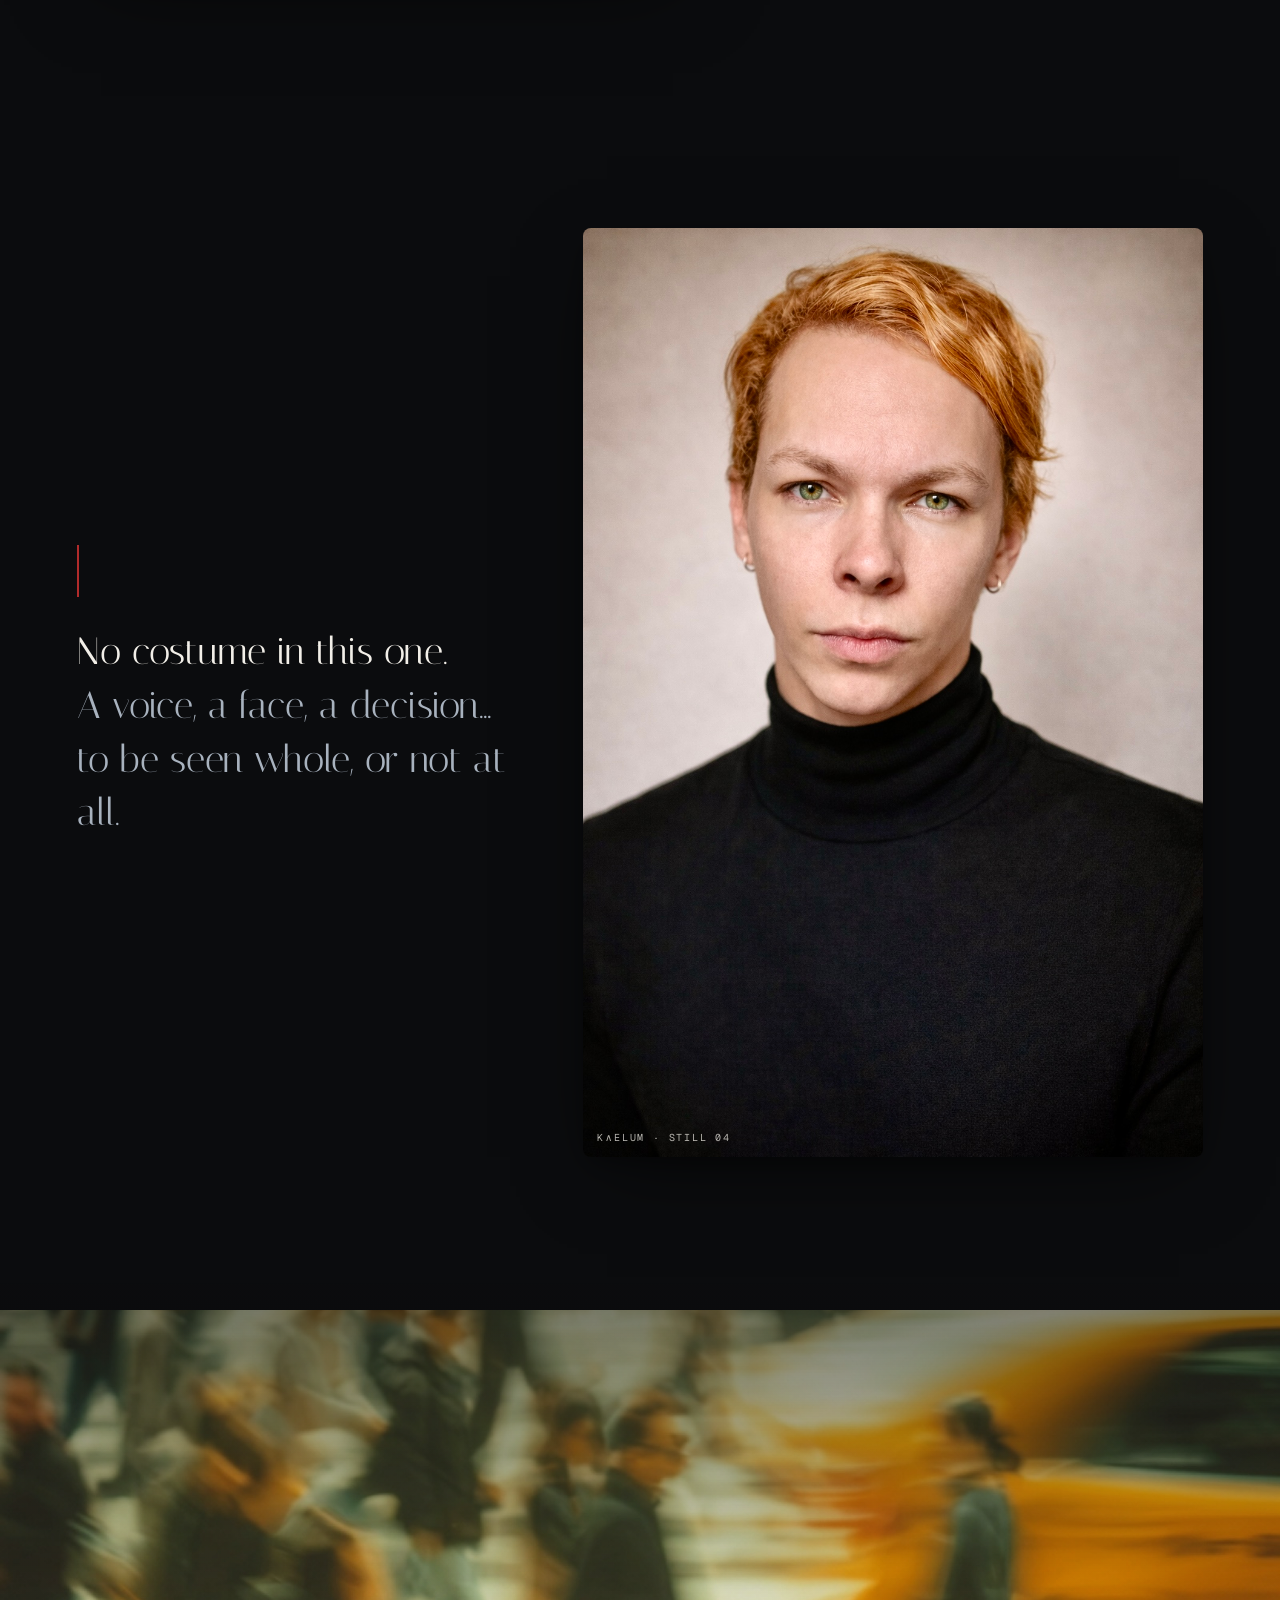
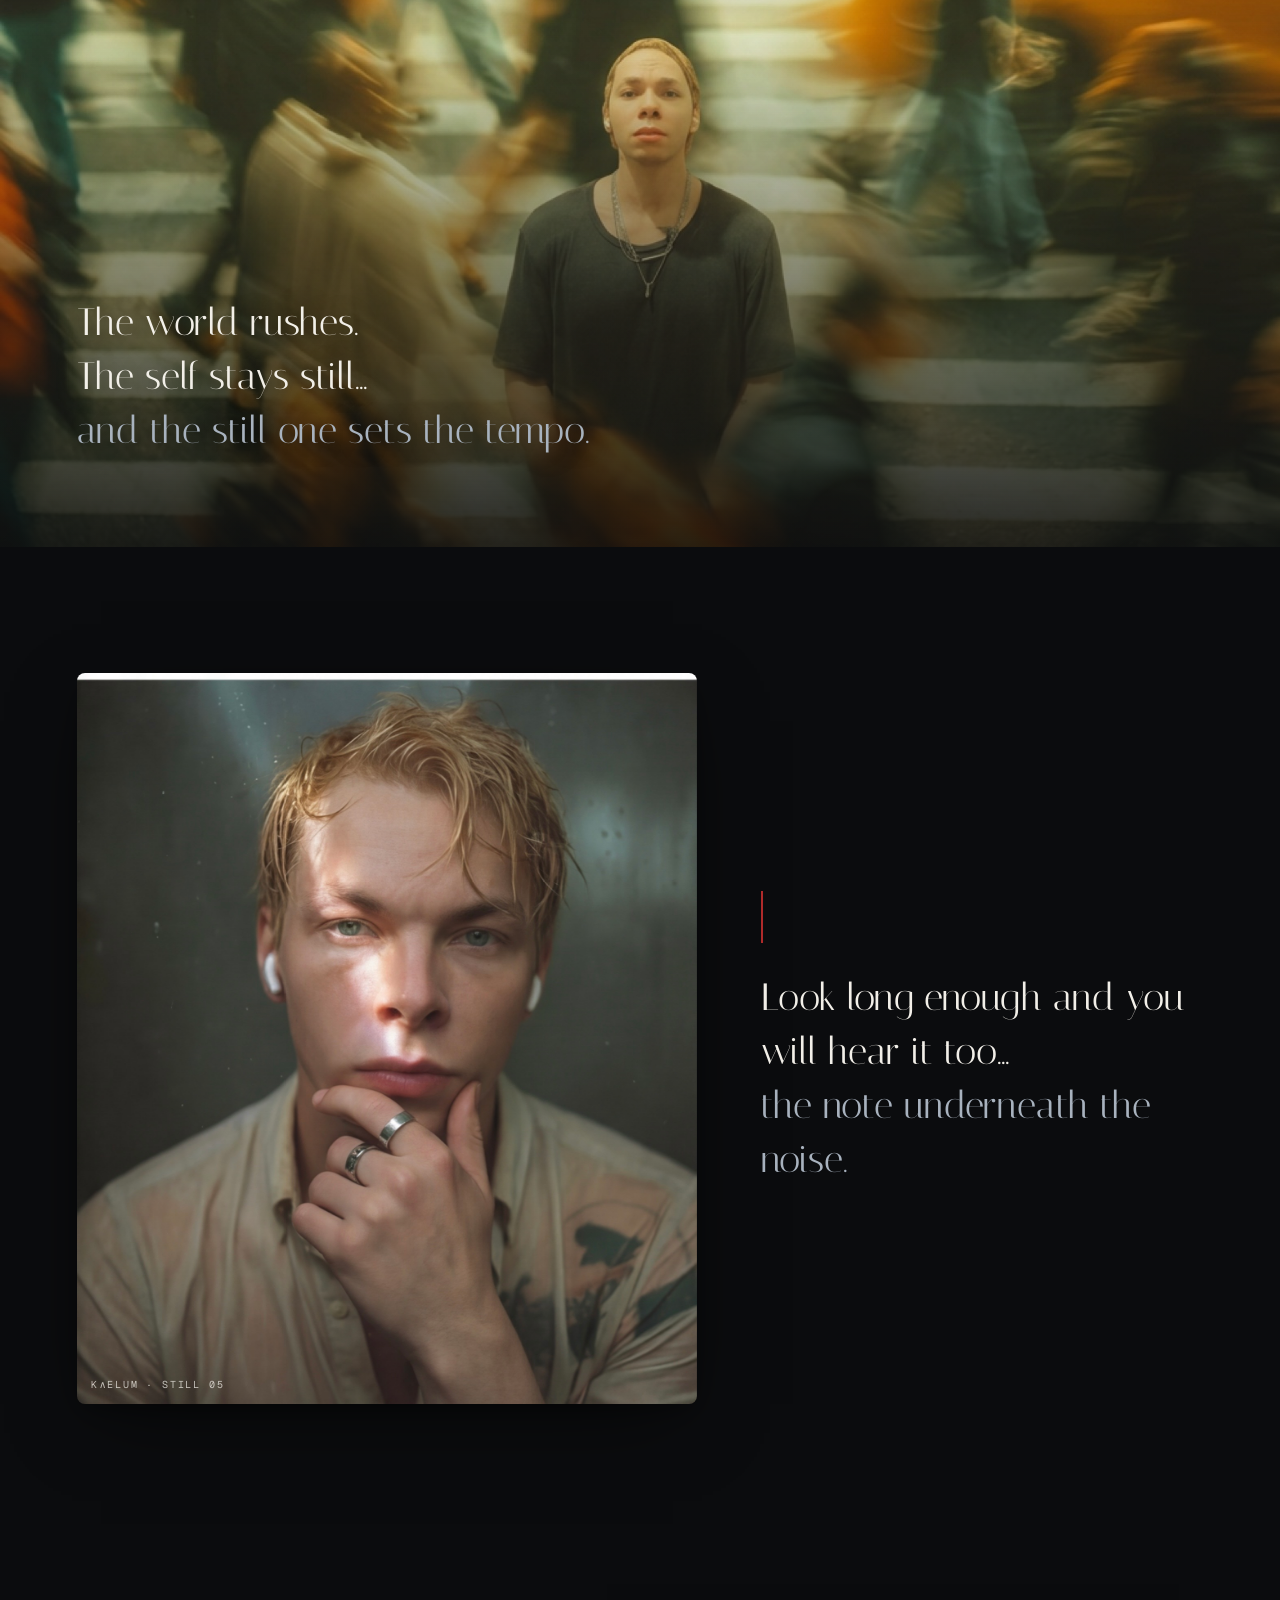
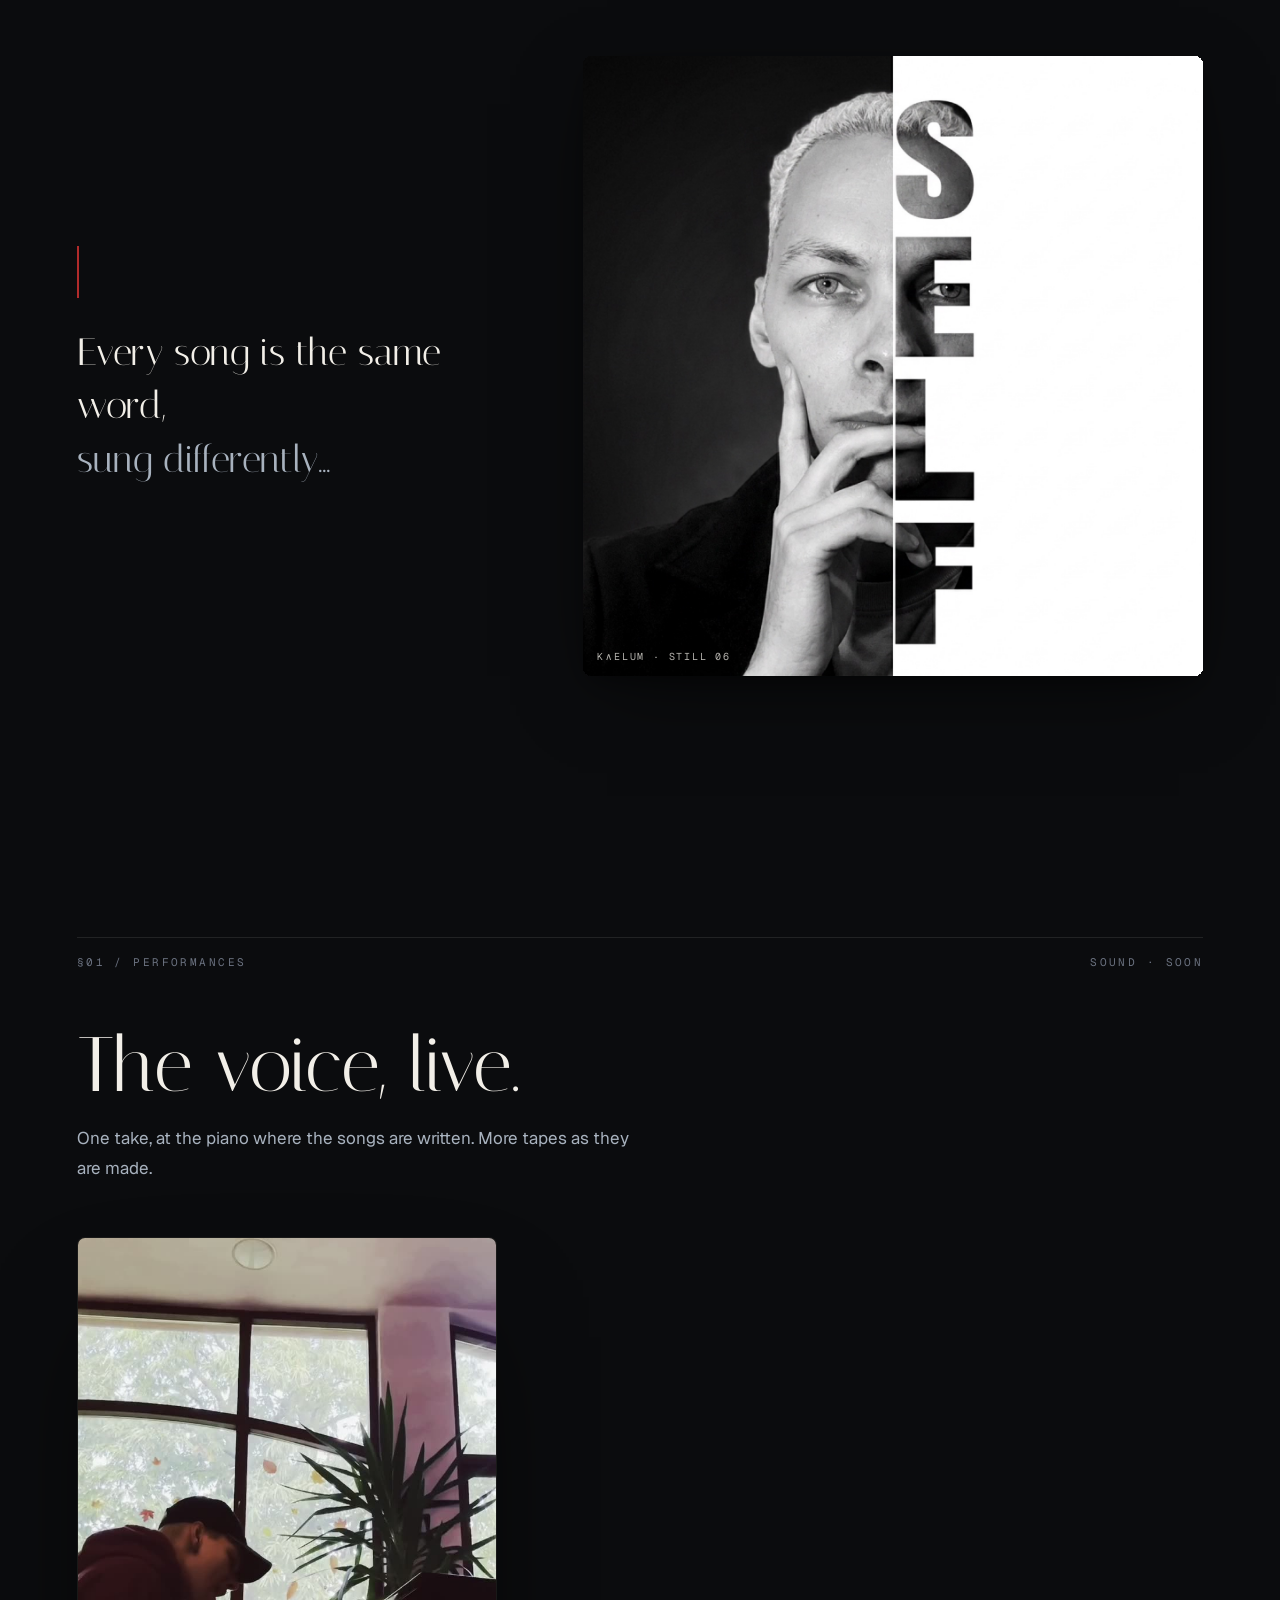
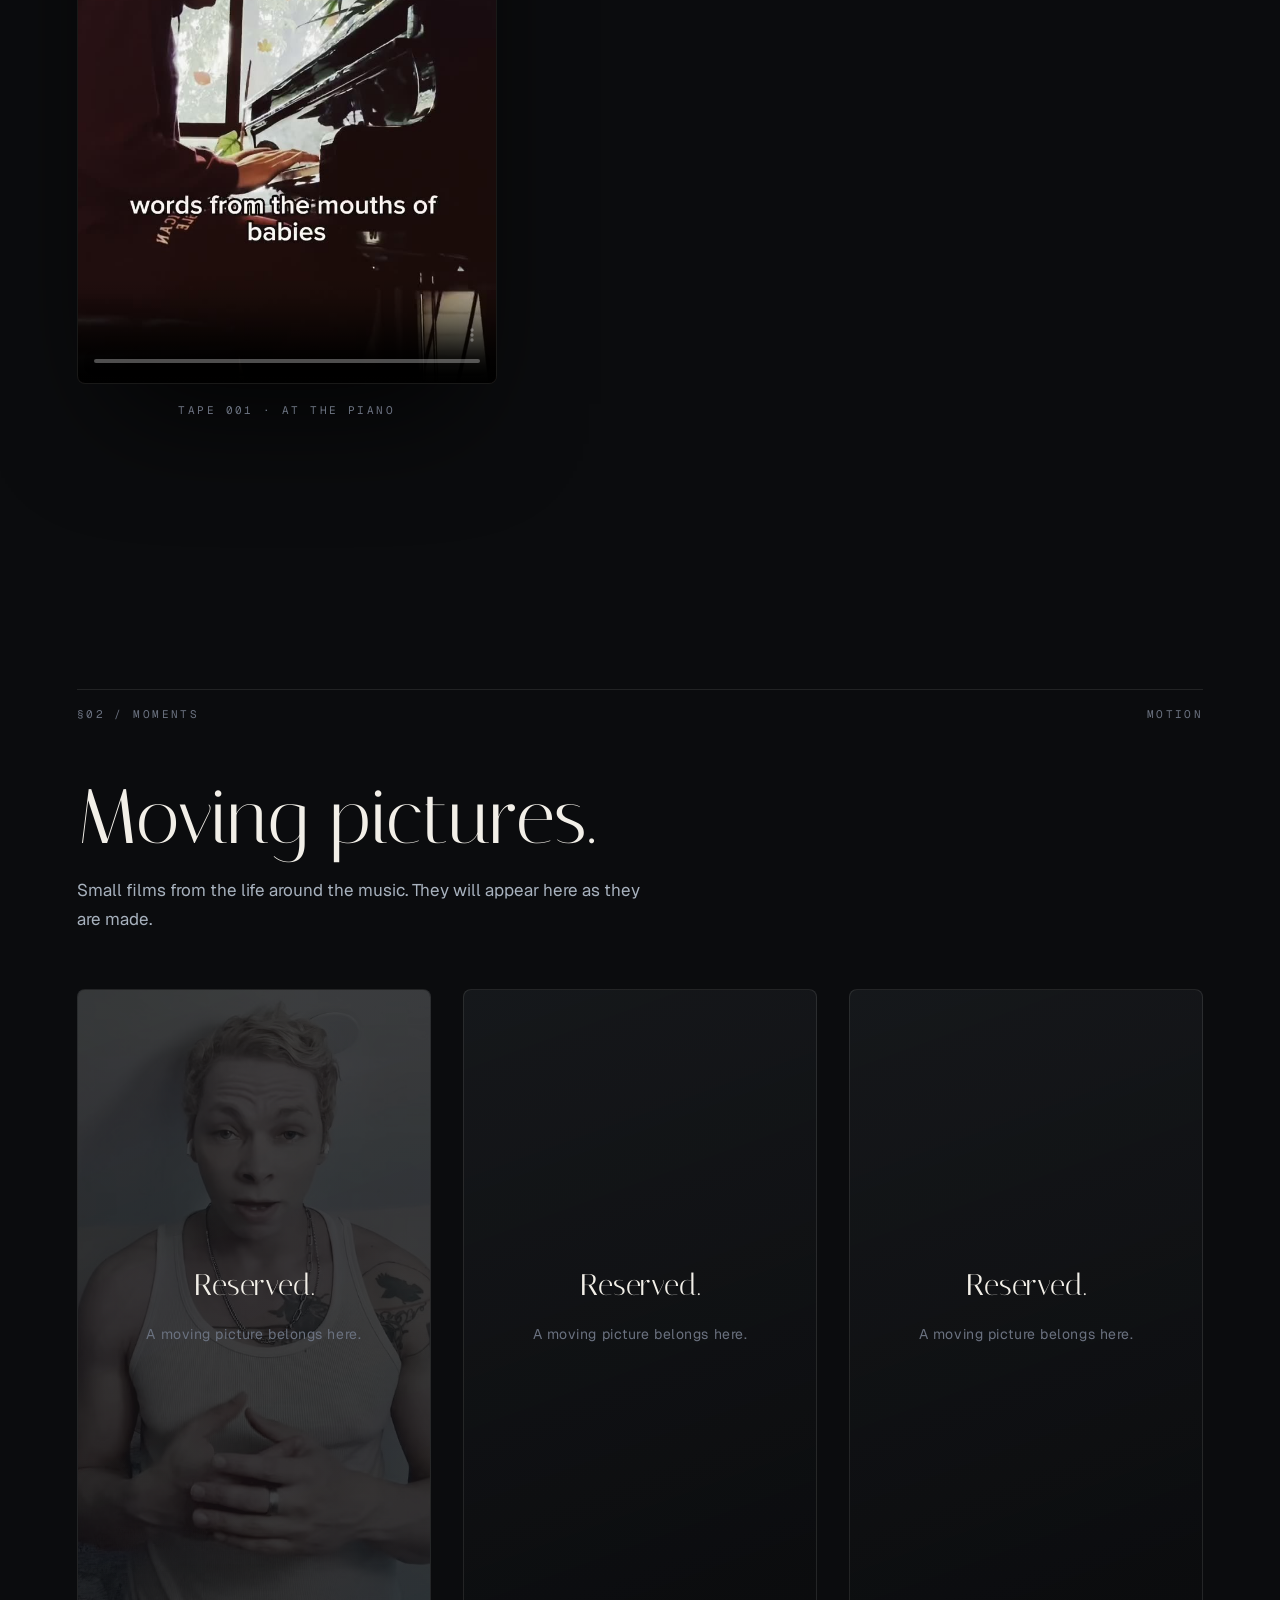
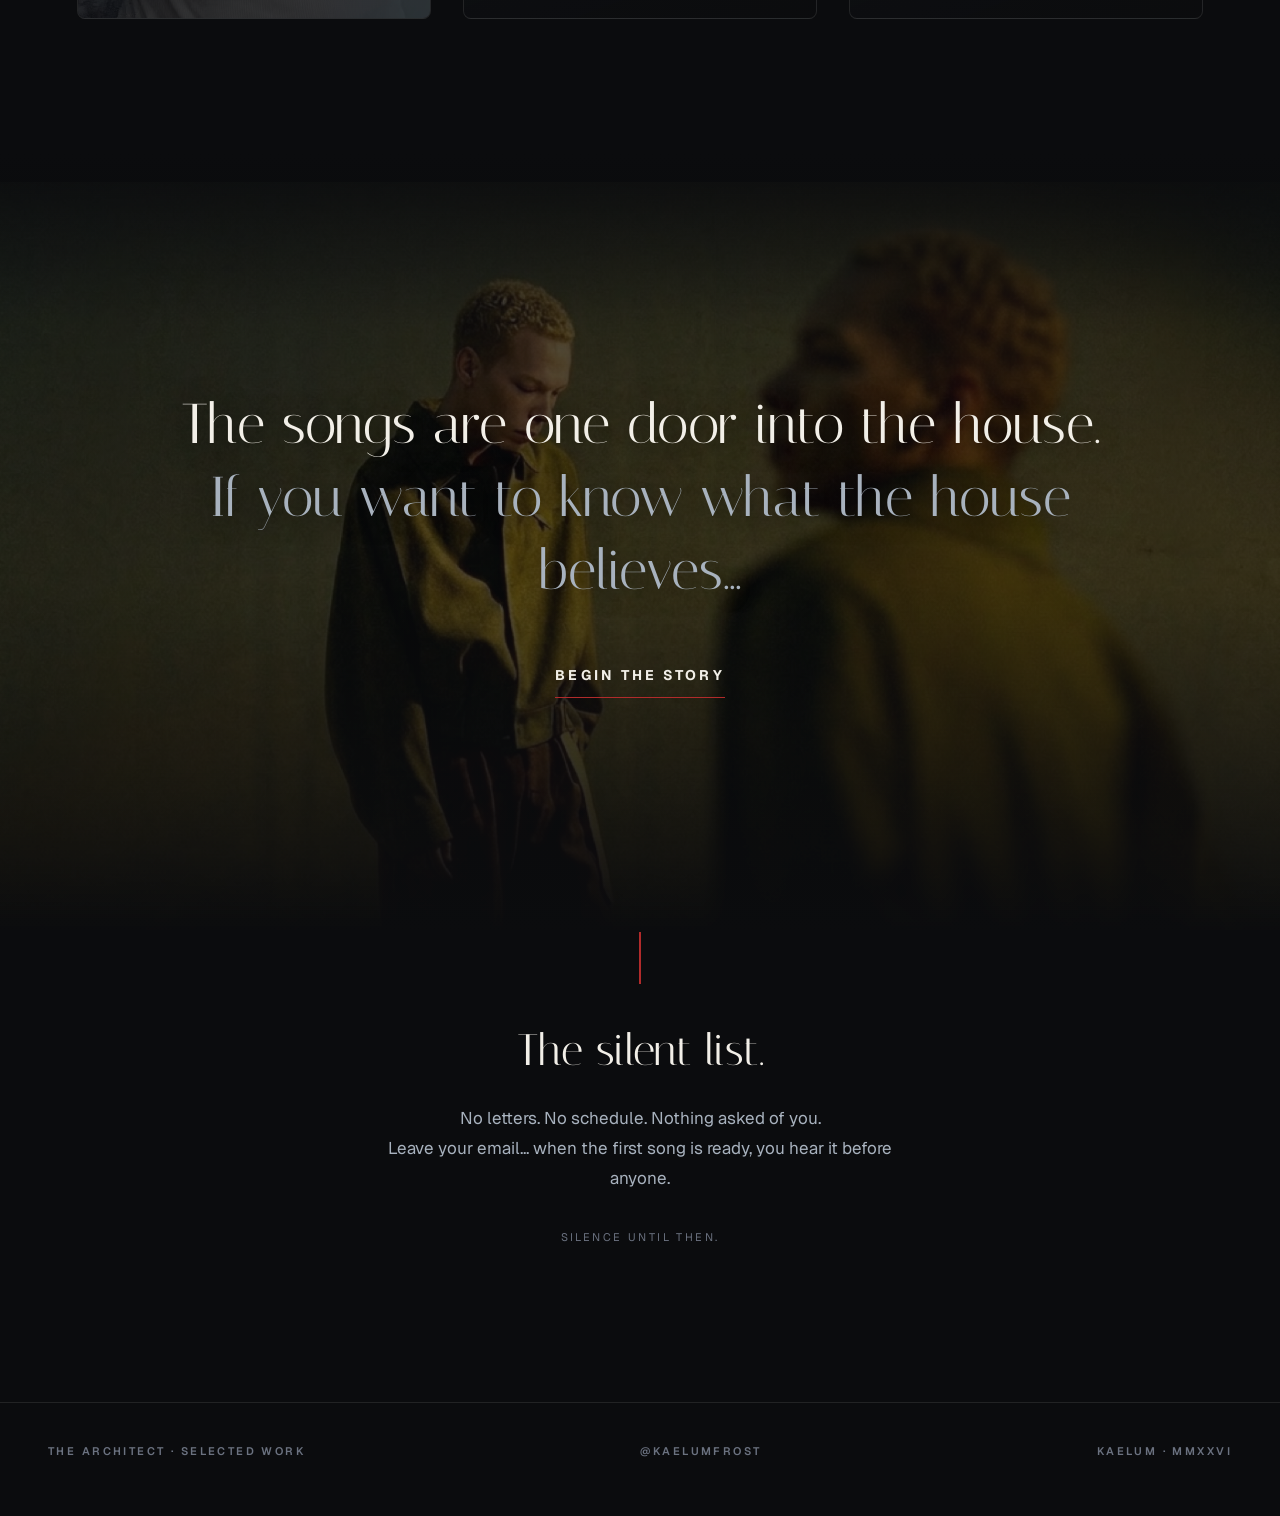
<file: artist.html>
<!doctype html>
<html lang="en">
<head>
<meta charset="utf-8">
<meta name="viewport" content="width=device-width, initial-scale=1">
<title>KAELUM · The Artist</title>
<meta name="description" content="Singing as being, not becoming. Photographs, fragments, and the first songs of Kaelum.">
<link rel="icon" href="data:,">
<link rel="stylesheet" href="styles/kaelum-tokens.css">
<style>
  /* ============================================================
   * THE ARTIST : the most cinematic page of the three.
   * Full-bleed photography, lyric fragments, one crimson thread.
   * ============================================================ */

  * { box-sizing: border-box; }
  html { scroll-behavior: smooth; }
  body {
    margin: 0;
    background: var(--obsidian);
    color: var(--porcelain);
    overflow-x: hidden;
  }
  img, video { display: block; max-width: 100%; }
  a { color: inherit; }

  /* ---------- film grain (whole page) ---------- */
  .grain {
    position: fixed;
    inset: -60px;
    z-index: 30;
    pointer-events: none;
    opacity: .06;
    background-image: url("data:image/svg+xml,%3Csvg xmlns='http://www.w3.org/2000/svg' width='240' height='240'%3E%3Cfilter id='n'%3E%3CfeTurbulence type='fractalNoise' baseFrequency='0.85' numOctaves='2' stitchTiles='stitch'/%3E%3C/filter%3E%3Crect width='100%25' height='100%25' filter='url(%23n)'/%3E%3C/svg%3E");
    animation: grain-shift 1.4s steps(6) infinite;
  }
  @keyframes grain-shift {
    0%   { transform: translate(0, 0); }
    20%  { transform: translate(-18px, 12px); }
    40%  { transform: translate(14px, -20px); }
    60%  { transform: translate(-10px, -8px); }
    80%  { transform: translate(20px, 16px); }
    100% { transform: translate(0, 0); }
  }

  /* ---------- drifting gradient wash ---------- */
  .drift {
    position: fixed;
    inset: 0;
    z-index: 0;
    pointer-events: none;
    background:
      radial-gradient(60% 50% at 80% 10%, rgba(177, 43, 43, 0.07), transparent 70%),
      radial-gradient(50% 60% at 10% 90%, rgba(78, 92, 114, 0.10), transparent 70%);
  }

  /* ---------- top bar ---------- */
  .bar {
    position: fixed;
    top: 0; left: 0; right: 0;
    z-index: 40;
    display: flex;
    justify-content: space-between;
    align-items: center;
    padding: 20px clamp(20px, 4vw, 48px);
    mix-blend-mode: difference;
  }
  .bar__mark {
    font-family: var(--font-editorial);
    font-size: 18px;
    letter-spacing: var(--ls-wordmark);
    text-transform: uppercase;
    text-decoration: none;
    color: var(--porcelain-pure);
  }
  .bar__label {
    font-family: var(--font-display);
    font-size: var(--t-micro);
    font-weight: var(--w-bold);
    letter-spacing: var(--ls-eyebrow);
    text-transform: uppercase;
    color: var(--porcelain-pure);
  }

  /* ---------- reveals (transform/opacity only) ---------- */
  .reveal {
    opacity: 0;
    transform: translateY(28px);
    transition: opacity 1.1s var(--ease-out), transform 1.1s var(--ease-out);
  }
  .reveal.in { opacity: 1; transform: none; }
  .reveal--slow { transition-duration: 1.6s; }

  /* ---------- hero ---------- */
  .hero {
    position: relative;
    min-height: 100svh;
    display: flex;
    align-items: flex-end;
    isolation: isolate;
  }
  .hero__media {
    position: absolute;
    inset: 0;
    overflow: hidden;
    z-index: -1;
  }
  .hero__media img {
    width: 100%;
    height: 112%;
    object-fit: cover;
    object-position: 50% 22%;
    will-change: transform;
  }
  .hero__scrim {
    position: absolute;
    inset: 0;
    background:
      linear-gradient(180deg, rgba(11,12,14,.42) 0%, rgba(11,12,14,.05) 34%, rgba(11,12,14,.16) 62%, rgba(11,12,14,.92) 100%);
  }
  .hero__content {
    position: relative;
    width: 100%;
    padding: 0 clamp(20px, 5vw, 72px) clamp(56px, 9vh, 110px);
  }
  .hero__eyebrow {
    font-family: var(--font-display);
    font-size: var(--t-micro);
    font-weight: var(--w-bold);
    letter-spacing: var(--ls-eyebrow);
    text-transform: uppercase;
    color: var(--crimson);
    display: flex;
    align-items: center;
    gap: 12px;
    margin-bottom: 22px;
  }
  .hero__eyebrow::before {
    content: "";
    width: 34px;
    height: 1px;
    background: var(--crimson);
  }
  .hero__name {
    font-family: var(--font-editorial);
    font-weight: var(--w-regular);
    font-size: clamp(64px, 14vw, 220px);
    line-height: .92;
    letter-spacing: clamp(.18em, 2.2vw, .32em);
    text-transform: uppercase;
    margin: 0 0 30px;
    text-indent: .06em;
  }
  .hero__line {
    font-family: var(--font-editorial);
    font-size: clamp(20px, 2.5vw, 32px);
    line-height: 1.45;
    color: var(--porcelain);
    max-width: 24em;
    margin: 0;
  }
  .hero__line em { font-style: italic; color: var(--smoke); }
  .scrollcue {
    position: absolute;
    right: clamp(20px, 4vw, 48px);
    bottom: clamp(56px, 9vh, 110px);
    display: flex;
    flex-direction: column;
    align-items: center;
    gap: 14px;
    font-family: var(--font-display);
    font-size: var(--t-micro);
    font-weight: var(--w-semi);
    letter-spacing: var(--ls-eyebrow);
    text-transform: uppercase;
    color: var(--steel);
    writing-mode: vertical-rl;
  }
  .scrollcue::before {
    content: "";
    width: 1px;
    height: 56px;
    background: linear-gradient(180deg, transparent, var(--crimson));
  }

  /* ---------- scenes ---------- */
  .scene { position: relative; z-index: 1; }

  /* full-bleed scene */
  .scene--bleed {
    min-height: 96svh;
    display: flex;
    align-items: flex-end;
    isolation: isolate;
    overflow: hidden;
  }
  .scene--bleed .scene__media {
    position: absolute;
    inset: 0;
    z-index: -1;
    overflow: hidden;
  }
  .scene--bleed .scene__media img {
    width: 100%;
    height: 114%;
    object-fit: cover;
    will-change: transform;
  }
  .scene--bleed .scene__scrim {
    position: absolute;
    inset: 0;
    background: linear-gradient(180deg, rgba(11,12,14,.55) 0%, rgba(11,12,14,.06) 40%, rgba(11,12,14,.88) 100%);
  }
  .scene--bleed .fragment { padding: 0 clamp(20px, 6vw, 96px) clamp(64px, 10vh, 128px); }

  /* offset scene */
  .scene--offset {
    display: grid;
    grid-template-columns: minmax(0, 7fr) minmax(0, 5fr);
    gap: clamp(28px, 5vw, 80px);
    align-items: center;
    padding: clamp(80px, 14vh, 180px) clamp(20px, 6vw, 96px);
    max-width: 1480px;
    margin: 0 auto;
  }
  .scene--offset.flip { grid-template-columns: minmax(0, 5fr) minmax(0, 7fr); }
  .scene--offset.flip .scene__media { order: 2; }
  .scene--offset.flip .fragment { order: 1; }
  .scene--offset .scene__media {
    position: relative;
    overflow: hidden;
    border-radius: var(--r-md);
    box-shadow: var(--shadow-cinematic);
  }
  .scene--offset .scene__media img {
    width: 100%;
    height: auto;
    will-change: transform;
    transition: transform 2.4s var(--ease-out);
  }
  .scene--offset .scene__media:hover img { transform: scale(1.025); }

  /* photo annotation, homepage register */
  .anno {
    position: absolute;
    left: 14px;
    bottom: 12px;
    font-family: var(--font-mono);
    font-size: 10px;
    letter-spacing: .18em;
    text-transform: uppercase;
    color: rgba(242, 239, 232, .75);
  }

  /* lyric fragments */
  .fragment {
    font-family: var(--font-editorial);
    font-size: clamp(24px, 3vw, 40px);
    line-height: 1.4;
    color: var(--porcelain);
    max-width: 20em;
  }
  .fragment p { margin: 0; }
  .fragment .soft { color: var(--steel); }
  .fragment__rule {
    width: 2px;
    height: 52px;
    background: var(--crimson);
    margin-bottom: 28px;
  }
  .fragment--overlay { text-shadow: 0 2px 24px rgba(0,0,0,.5); }

  /* ---------- section headers ---------- */
  .sec {
    position: relative;
    z-index: 1;
    padding: clamp(90px, 15vh, 190px) clamp(20px, 6vw, 96px);
    max-width: 1480px;
    margin: 0 auto;
  }
  .sec__index {
    font-family: var(--font-mono);
    font-size: 11px;
    letter-spacing: .22em;
    text-transform: uppercase;
    color: var(--fg-subtle);
    border-top: 1px solid var(--border);
    padding-top: 16px;
    margin-bottom: clamp(40px, 6vh, 72px);
    display: flex;
    justify-content: space-between;
  }
  .sec__title {
    font-family: var(--font-editorial);
    font-weight: var(--w-regular);
    font-size: clamp(38px, 6vw, 84px);
    line-height: 1.05;
    margin: 0 0 18px;
    max-width: 12em;
  }
  .sec__note {
    font-family: var(--font-display);
    font-size: var(--t-body);
    line-height: var(--lh-loose);
    color: var(--fg-muted);
    max-width: 34em;
    margin: 0;
  }

  /* ---------- performances ---------- */
  .stage { display: grid; gap: clamp(28px, 4vw, 48px); margin-top: clamp(40px, 6vh, 72px); }
  .slot {
    position: relative;
    border: 1px solid var(--border);
    border-radius: var(--r-md);
    overflow: hidden;
    background: linear-gradient(160deg, rgba(31,34,38,.55), rgba(11,12,14,.9));
  }
  .slot--film { aspect-ratio: 16 / 9; }
  .slot__empty {
    position: absolute;
    inset: 0;
    display: flex;
    flex-direction: column;
    align-items: center;
    justify-content: center;
    gap: 16px;
    text-align: center;
    padding: 24px;
  }
  .slot__pulse {
    width: 7px;
    height: 7px;
    border-radius: 999px;
    background: var(--crimson);
    animation: pulse 3.2s var(--ease-in-out) infinite;
  }
  @keyframes pulse {
    0%, 100% { opacity: .35; transform: scale(1); }
    50%      { opacity: 1;   transform: scale(1.5); }
  }
  .slot__line {
    font-family: var(--font-editorial);
    font-size: clamp(20px, 2.4vw, 30px);
    color: var(--porcelain);
    margin: 0;
  }
  .slot__sub {
    font-family: var(--font-display);
    font-size: var(--t-small);
    color: var(--fg-subtle);
    letter-spacing: .04em;
    margin: 0;
  }
  .slot--portrait { aspect-ratio: 9 / 16; }
  .slot__still {
    position: absolute;
    inset: 0;
    width: 100%;
    height: 100%;
    object-fit: cover;
    object-position: 50% 20%;
    opacity: .22;
    filter: grayscale(0.7);
  }

  /* the tape: vertical film, framed like a stage */
  .tape {
    max-width: 420px;
    margin: 0 auto;
  }
  .tape video {
    width: 100%;
    aspect-ratio: 9 / 16;
    object-fit: cover;
    border-radius: var(--r-md);
    border: 1px solid var(--border);
    background: var(--obsidian-pure);
    box-shadow: var(--shadow-stage);
  }
  .tape__label {
    margin-top: 18px;
    text-align: center;
    font-family: var(--font-mono);
    font-size: 11px;
    letter-spacing: .22em;
    text-transform: uppercase;
    color: var(--fg-subtle);
  }

  /* reels row */
  .reels {
    display: grid;
    grid-template-columns: repeat(3, minmax(0, 1fr));
    gap: clamp(16px, 2.5vw, 32px);
    margin-top: clamp(40px, 6vh, 72px);
  }

  /* ---------- closing ---------- */
  .closing {
    position: relative;
    z-index: 1;
    text-align: center;
    padding: clamp(140px, 26vh, 300px) clamp(20px, 6vw, 96px);
    isolation: isolate;
    overflow: hidden;
  }
  .closing__media {
    position: absolute;
    inset: 0;
    z-index: -1;
    overflow: hidden;
  }
  .closing__media img {
    width: 100%;
    height: 114%;
    object-fit: cover;
    object-position: 50% 30%;
    will-change: transform;
  }
  .closing__media .scene__scrim {
    position: absolute;
    inset: 0;
    background:
      linear-gradient(180deg, var(--obsidian) 0%, rgba(11,12,14,.72) 22%, rgba(11,12,14,.66) 55%, var(--obsidian) 100%);
  }
  .closing__line { text-shadow: 0 2px 28px rgba(0,0,0,.6); }
  .closing__line {
    font-family: var(--font-editorial);
    font-size: clamp(30px, 4.4vw, 60px);
    line-height: 1.3;
    max-width: 18em;
    margin: 0 auto clamp(40px, 6vh, 64px);
  }
  .closing__line .soft { color: var(--steel); }
  .closing__link {
    display: inline-block;
    font-family: var(--font-display);
    font-size: var(--t-small);
    font-weight: var(--w-bold);
    letter-spacing: var(--ls-eyebrow);
    text-transform: uppercase;
    text-decoration: none;
    color: var(--porcelain);
    padding-bottom: 10px;
    border-bottom: 1px solid var(--crimson);
    transition: color var(--dur-base) var(--ease-out);
  }
  .closing__link:hover { color: var(--crimson-soft); }

  /* ---------- silent list ---------- */
  .silent {
    position: relative;
    z-index: 1;
    max-width: 620px;
    margin: 0 auto;
    padding: 0 clamp(20px, 5vw, 48px) clamp(100px, 16vh, 200px);
    text-align: center;
  }
  .silent__rule {
    width: 2px;
    height: 52px;
    background: var(--crimson);
    margin: 0 auto 32px;
  }
  .silent__title {
    font-family: var(--font-editorial);
    font-weight: var(--w-regular);
    font-size: clamp(28px, 3.6vw, 44px);
    margin: 0 0 20px;
  }
  .silent__copy {
    font-family: var(--font-display);
    font-size: var(--t-body);
    line-height: var(--lh-loose);
    color: var(--fg-muted);
    margin: 0 0 36px;
  }
  .silent__micro {
    font-family: var(--font-display);
    font-size: var(--t-micro);
    letter-spacing: var(--ls-eyebrow);
    text-transform: uppercase;
    color: var(--fg-subtle);
    margin-top: 28px;
  }

  /* ---------- footer ---------- */
  .foot {
    position: relative;
    z-index: 1;
    border-top: 1px solid var(--border);
    padding: 40px clamp(20px, 5vw, 48px) 56px;
    display: flex;
    flex-wrap: wrap;
    gap: 16px;
    justify-content: space-between;
    align-items: center;
  }
  .foot span, .foot a {
    font-family: var(--font-display);
    font-size: var(--t-micro);
    font-weight: var(--w-semi);
    letter-spacing: var(--ls-eyebrow);
    text-transform: uppercase;
    color: var(--fg-subtle);
    text-decoration: none;
  }
  .foot a:hover { color: var(--porcelain); }

  /* ---------- responsive ---------- */
  @media (max-width: 760px) {
    .scene--offset, .scene--offset.flip { grid-template-columns: 1fr; }
    .scene--offset.flip .scene__media { order: 1; }
    .scene--offset.flip .fragment { order: 2; }
    .reels { grid-template-columns: 1fr; max-width: 420px; margin-left: auto; margin-right: auto; }
    .scrollcue { display: none; }
    .hero__media img { object-position: 62% 22%; }
  }

  /* ---------- reduced motion ---------- */
  @media (prefers-reduced-motion: reduce) {
    html { scroll-behavior: auto; }
    .grain, .slot__pulse { animation: none; }
    .reveal { opacity: 1; transform: none; transition: none; }
    .hero__media img, .scene--bleed .scene__media img, .closing__media img { height: 100%; transform: none !important; }
    .scene--offset .scene__media img { transition: none; }
    .scene--offset .scene__media:hover img { transform: none; }
  }
</style>
</head>
<body>

<div class="grain" aria-hidden="true"></div>
<div class="drift" aria-hidden="true"></div>

<header class="bar">
  <a class="bar__mark" href="index.html">Kaelum</a>
  <span class="bar__label">The Artist</span>
</header>

<!-- ============ HERO ============ -->
<section class="hero">
  <div class="hero__media" aria-hidden="true">
    <img src="assets/photo/aviators-sunset.jpeg" alt="" data-parallax="0.10" fetchpriority="high">
    <div class="hero__scrim"></div>
  </div>
  <div class="hero__content">
    <div class="hero__eyebrow">Voice · Presence · Light</div>
    <h1 class="hero__name">Kaelum</h1>
    <p class="hero__line">I do not sing to become someone.<br>I sing because <em>the self is too full to stay quiet.</em></p>
  </div>
  <div class="scrollcue">Scroll, slowly</div>
</section>

<!-- ============ SEQUENCE ============ -->

<section class="scene scene--offset">
  <figure class="scene__media reveal reveal--slow" style="margin:0">
    <img src="assets/photo/editorial-headshot.jpeg" alt="Kaelum in pale mist, glitter on his skin, pearls at his throat, eyes closed" loading="lazy" decoding="async">
    <span class="anno">K∧ELUM · STILL 01</span>
  </figure>
  <div class="fragment reveal">
    <div class="fragment__rule"></div>
    <p>Some things are too tender to be said out loud...<br><span class="soft">so I give them a melody,<br>and let the air carry the rest.</span></p>
  </div>
</section>

<section class="scene scene--bleed">
  <div class="scene__media" aria-hidden="true">
    <img src="assets/photo/web/subway-nyc.jpg" alt="" data-parallax="0.12" loading="lazy" decoding="async">
    <div class="scene__scrim"></div>
  </div>
  <div class="fragment fragment--overlay reveal">
    <p>Between one place and the next,<br>the song keeps writing itself...<br><span class="soft">I am only the room it moves through.</span></p>
  </div>
</section>

<section class="scene scene--offset flip">
  <div class="fragment reveal">
    <div class="fragment__rule"></div>
    <p>First, the listening.<br><span class="soft">The song arrives long before the singing does...<br>you have to be quiet enough to receive it.</span></p>
  </div>
  <figure class="scene__media reveal reveal--slow" style="margin:0">
    <img src="assets/photo/web/listening.jpg" alt="Kaelum resting with headphones on, eyes closed in warm light" loading="lazy" decoding="async">
    <span class="anno">K∧ELUM · STILL 02</span>
  </figure>
</section>

<section class="scene scene--offset">
  <figure class="scene__media reveal reveal--slow" style="margin:0">
    <img src="assets/photo/web/piano-loft.jpg" alt="Kaelum seated on an old piano in warm light, looking towards the window" loading="lazy" decoding="async">
    <span class="anno">K∧ELUM · STILL 03</span>
  </figure>
  <div class="fragment reveal">
    <div class="fragment__rule"></div>
    <p>An old piano, an open window...<br><span class="soft">most of what I know about honesty,<br>I learned sitting here.</span></p>
  </div>
</section>

<section class="scene scene--offset flip">
  <div class="fragment reveal">
    <div class="fragment__rule"></div>
    <p>No costume in this one.<br><span class="soft">A voice, a face, a decision...<br>to be seen whole, or not at all.</span></p>
  </div>
  <figure class="scene__media reveal reveal--slow" style="margin:0">
    <img src="assets/photo/glitter-vulnerable.jpeg" alt="Kaelum in a black turtleneck, looking straight into the lens" loading="lazy" decoding="async">
    <span class="anno">K∧ELUM · STILL 04</span>
  </figure>
</section>

<section class="scene scene--bleed">
  <div class="scene__media" aria-hidden="true">
    <img src="assets/photo/web/crowd-still.jpg" alt="" data-parallax="0.12" loading="lazy" decoding="async">
    <div class="scene__scrim"></div>
  </div>
  <div class="fragment fragment--overlay reveal">
    <p>The world rushes.<br>The self stays still...<br><span class="soft">and the still one sets the tempo.</span></p>
  </div>
</section>

<section class="scene scene--offset">
  <figure class="scene__media reveal reveal--slow" style="margin:0">
    <img src="assets/photo/earbuds-gaze.jpeg" alt="Kaelum with wet hair and earbuds, looking into the lens" loading="lazy" decoding="async">
    <span class="anno">K∧ELUM · STILL 05</span>
  </figure>
  <div class="fragment reveal">
    <div class="fragment__rule"></div>
    <p>Look long enough and you will hear it too...<br><span class="soft">the note underneath the noise.</span></p>
  </div>
</section>

<section class="scene scene--offset flip">
  <div class="fragment reveal">
    <div class="fragment__rule"></div>
    <p>Every song is the same word,<br><span class="soft">sung differently...</span></p>
  </div>
  <figure class="scene__media reveal reveal--slow" style="margin:0">
    <img src="assets/photo/web/self.jpg" alt="Black and white split portrait of Kaelum, the word SELF running down the divide" loading="lazy" decoding="async">
    <span class="anno">K∧ELUM · STILL 06</span>
  </figure>
</section>

<!-- ============ PERFORMANCES ============ -->
<section class="sec" id="performances">
  <div class="sec__index"><span>§01 / PERFORMANCES</span><span>SOUND · SOON</span></div>
  <h2 class="sec__title reveal">The voice, live.</h2>
  <p class="sec__note reveal">One take, at the piano where the songs are written. More tapes as they are made.</p>

  <div class="stage">
    <!-- To add the next tape: copy this figure, point it at
         assets/video/performance-02.mp4 and its own poster frame.
         Compress uploads to ~10 MB first:
         ffmpeg -i in.mp4 -vf scale=720:1280 -crf 28 -movflags +faststart out.mp4 -->
    <figure class="tape reveal" style="margin:0">
      <video controls playsinline preload="metadata"
             src="assets/video/performance-01.mp4"
             poster="assets/video/performance-01-poster.jpg"
             aria-label="Kaelum singing at the piano"></video>
      <figcaption class="tape__label">Tape 001 · at the piano</figcaption>
    </figure>
  </div>
</section>

<!-- ============ MOMENTS (reel embeds, future) ============ -->
<section class="sec" id="moments">
  <div class="sec__index"><span>§02 / MOMENTS</span><span>MOTION</span></div>
  <h2 class="sec__title reveal">Moving pictures.</h2>
  <p class="sec__note reveal">Small films from the life around the music. They will appear here as they are made.</p>

  <!-- REEL EMBEDS
       To fill a slot with an Instagram reel: replace the inner .slot__empty div
       with the embed code from Instagram (post → share → embed), which is a
       <blockquote class="instagram-media" ...> element, then add ONCE at the
       bottom of this page: <script async src="https://www.instagram.com/embed.js"></script> -->
  <div class="reels">
    <div class="slot slot--portrait reveal">
      <img class="slot__still" src="assets/photo/tank-direct.jpeg" alt="" loading="lazy" decoding="async">
      <div class="slot__empty">
        <p class="slot__line">Reserved.</p>
        <p class="slot__sub">A moving picture belongs here.</p>
      </div>
    </div>
    <div class="slot slot--portrait reveal">
      <div class="slot__empty">
        <p class="slot__line">Reserved.</p>
        <p class="slot__sub">A moving picture belongs here.</p>
      </div>
    </div>
    <div class="slot slot--portrait reveal">
      <div class="slot__empty">
        <p class="slot__line">Reserved.</p>
        <p class="slot__sub">A moving picture belongs here.</p>
      </div>
    </div>
  </div>
</section>

<!-- New photographs join the sequence above as offset or bleed scenes.
     Keep captions free of any city or place name. -->

<!-- ============ CLOSING ============ -->
<section class="closing">
  <div class="closing__media" aria-hidden="true">
    <img src="assets/photo/web/mirror-olive.jpg" alt="" data-parallax="0.08" loading="lazy" decoding="async">
    <div class="scene__scrim"></div>
  </div>
  <p class="closing__line reveal">The songs are one door into the house.<br><span class="soft">If you want to know what the house believes...</span></p>
  <a class="closing__link reveal" href="index.html">Begin the story</a>
</section>

<!-- ============ SILENT LIST ============ -->
<section class="silent" id="silent-list">
  <div class="silent__rule reveal" aria-hidden="true"></div>
  <h2 class="silent__title reveal">The silent list.</h2>
  <p class="silent__copy reveal">No letters. No schedule. Nothing asked of you.<br>Leave your email... when the first song is ready, you hear it before anyone.</p>
  <div class="reveal">
    <script async src="https://subscribe-forms.beehiiv.com/v3/loader.js" data-beehiiv-form="8982972a-4a25-489e-9d91-107959e46064"></script>
  </div>
  <p class="silent__micro reveal">Silence until then.</p>
</section>

<!-- ============ FOOTER ============ -->
<footer class="foot">
  <a href="work.html">The Architect · Selected Work</a>
  <a href="https://instagram.com/kaelumfrost" target="_blank" rel="noopener">@kaelumfrost</a>
  <span>KAELUM · MMXXVI</span>
</footer>

<script>
(function () {
  var reduced = window.matchMedia('(prefers-reduced-motion: reduce)').matches;

  /* ---------- scroll reveals ---------- */
  if ('IntersectionObserver' in window && !reduced) {
    var io = new IntersectionObserver(function (entries) {
      entries.forEach(function (e) {
        if (e.isIntersecting) { e.target.classList.add('in'); io.unobserve(e.target); }
      });
    }, { rootMargin: '0px 0px -12% 0px', threshold: 0.08 });
    document.querySelectorAll('.reveal').forEach(function (el) { io.observe(el); });
  } else {
    document.querySelectorAll('.reveal').forEach(function (el) { el.classList.add('in'); });
  }

  /* ---------- parallax (transform-only, rAF-throttled) ---------- */
  if (!reduced) {
    var layers = Array.prototype.slice.call(document.querySelectorAll('[data-parallax]'));
    var ticking = false;
    function update() {
      ticking = false;
      var vh = window.innerHeight;
      layers.forEach(function (img) {
        var rect = img.parentElement.getBoundingClientRect();
        if (rect.bottom < 0 || rect.top > vh) return;
        var factor = parseFloat(img.getAttribute('data-parallax')) || 0.1;
        var progress = (rect.top + rect.height / 2 - vh / 2) / vh;
        img.style.transform = 'translateY(' + (-progress * factor * rect.height).toFixed(1) + 'px)';
      });
    }
    window.addEventListener('scroll', function () {
      if (!ticking) { ticking = true; requestAnimationFrame(update); }
    }, { passive: true });
    update();
  }

})();
</script>

</body>
</html>
</file>
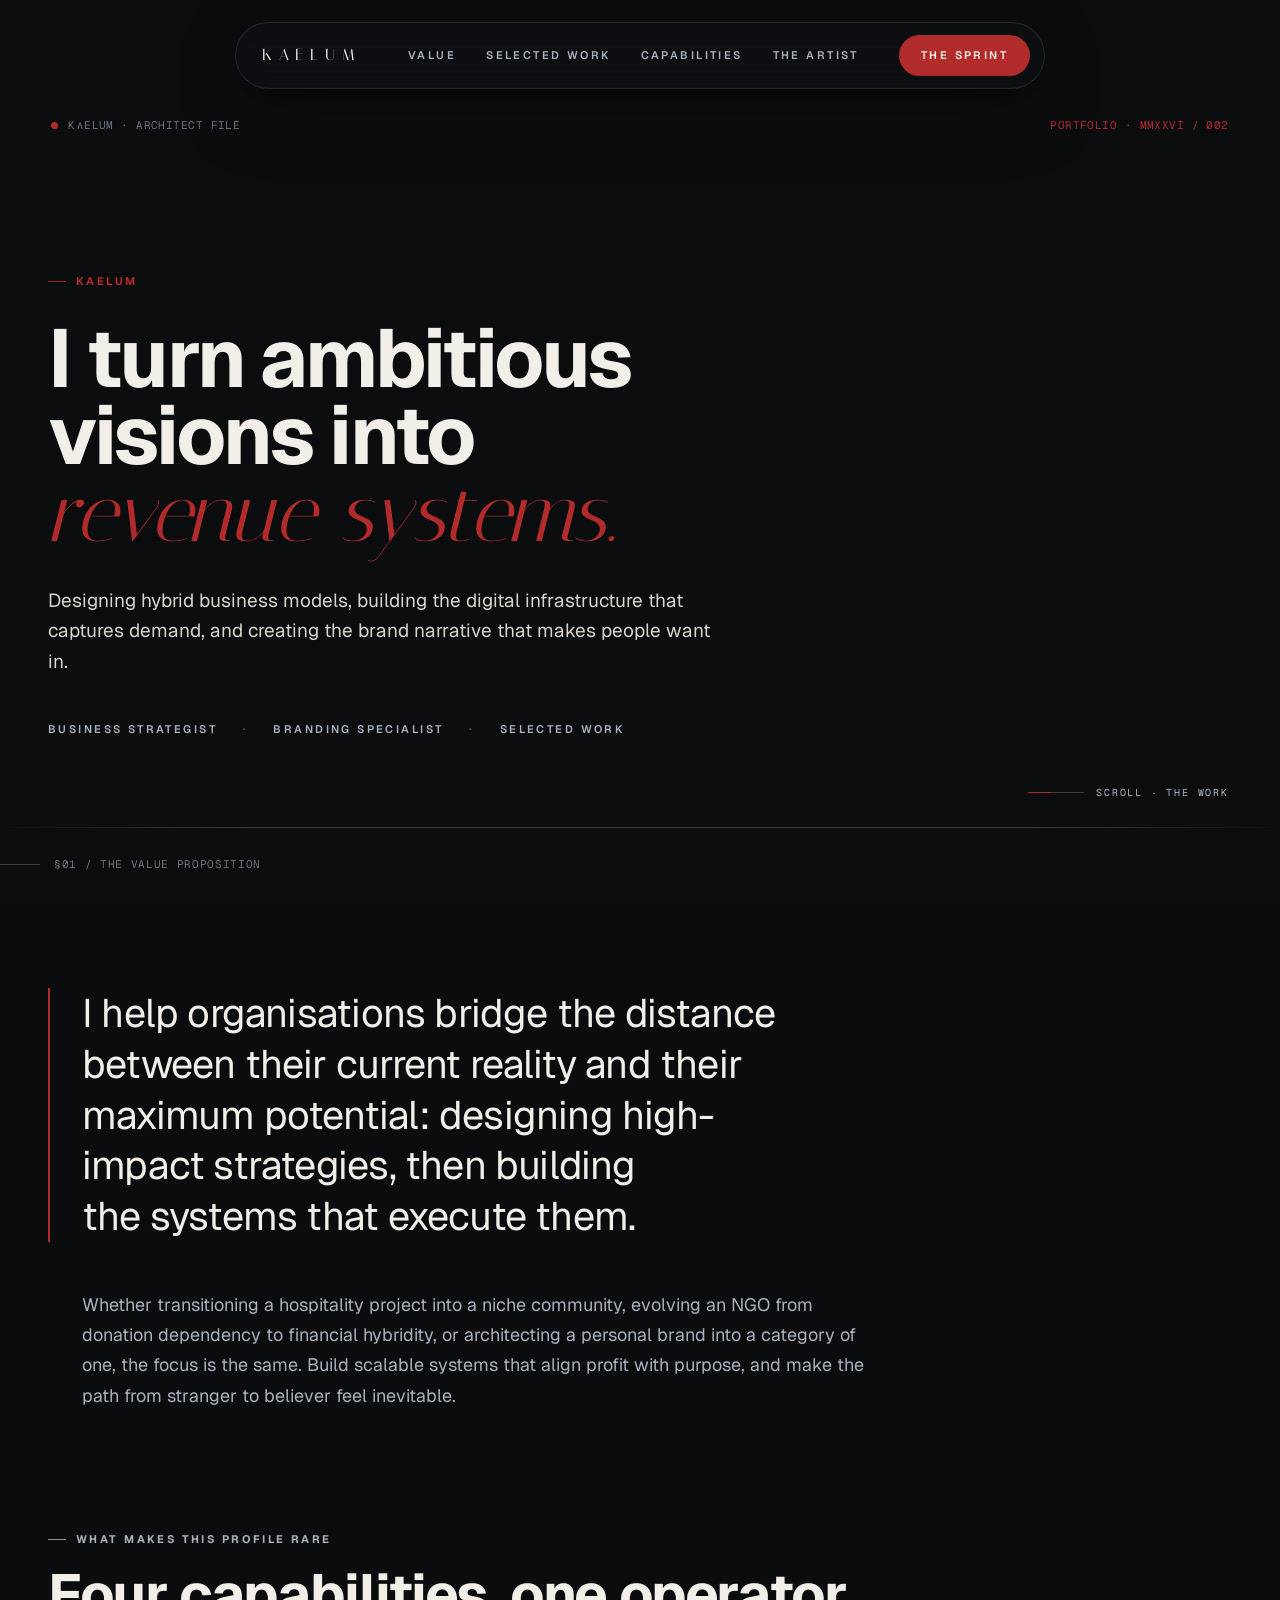
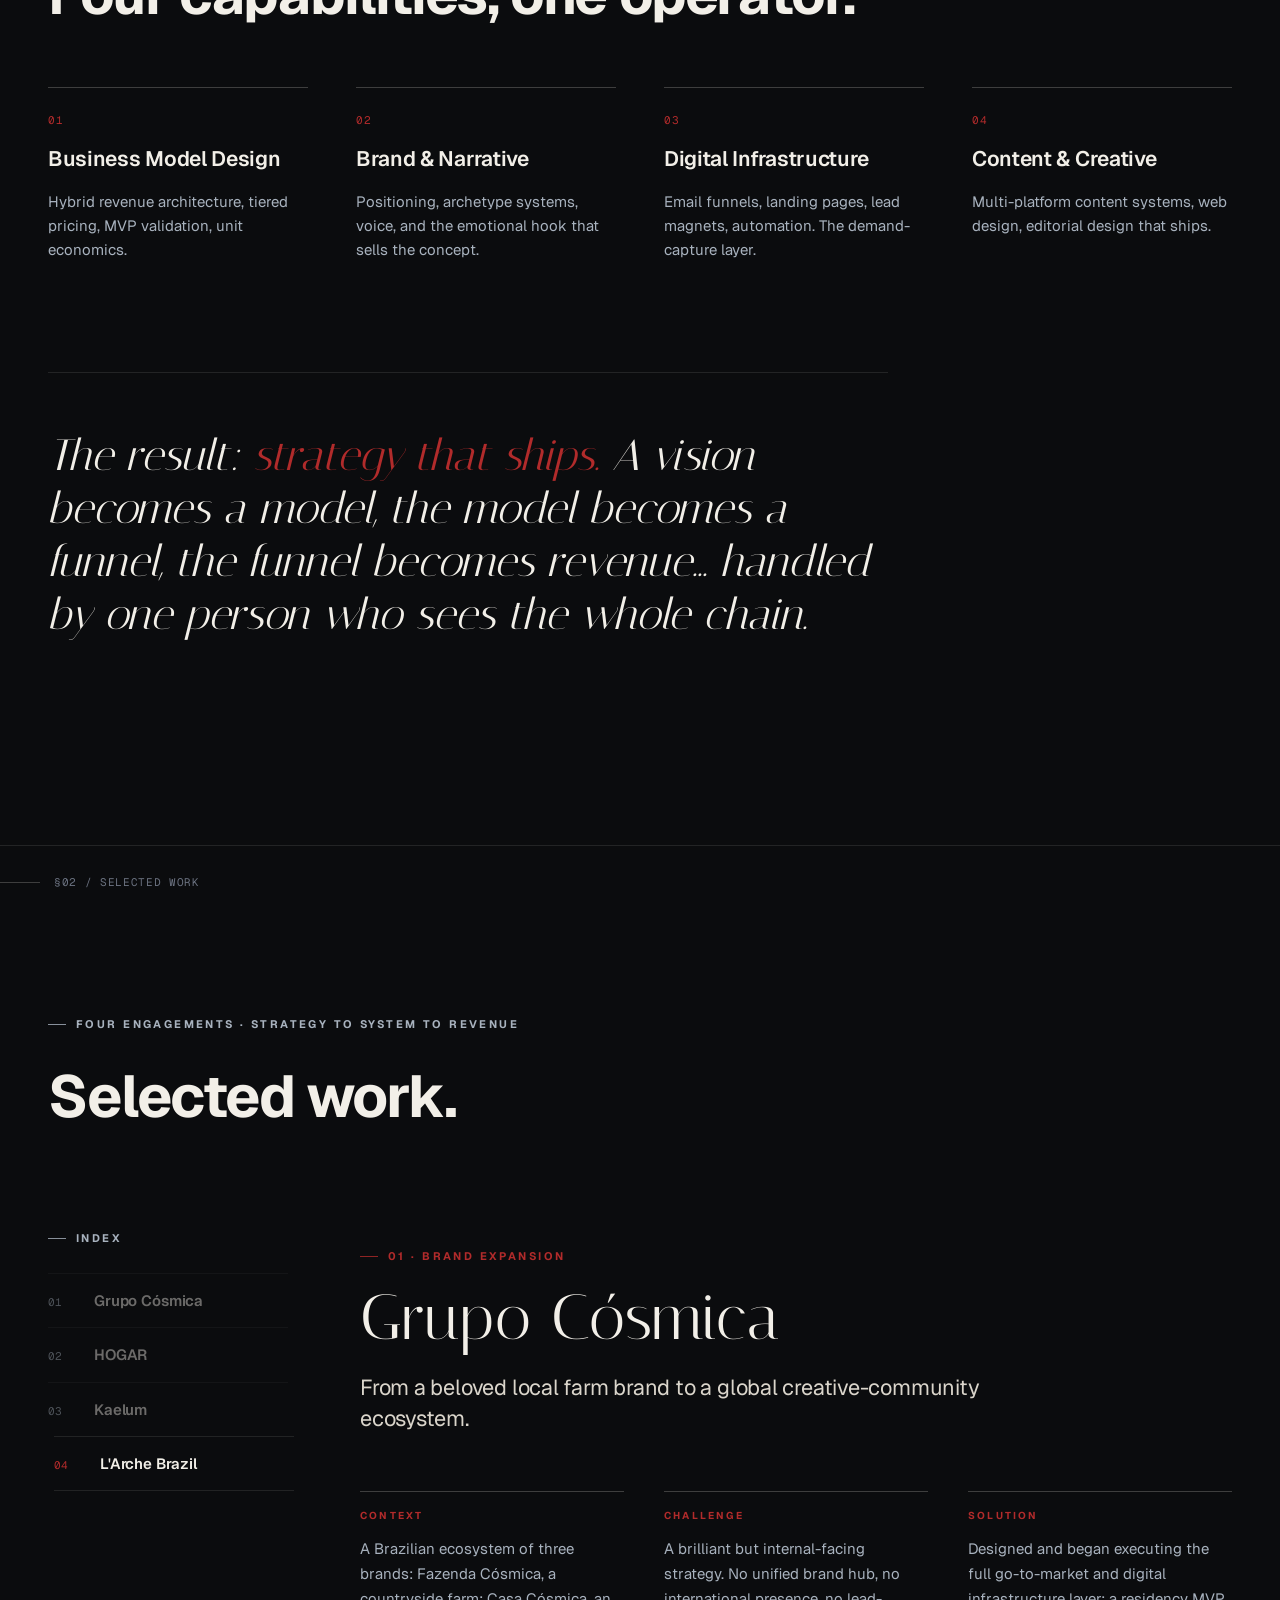
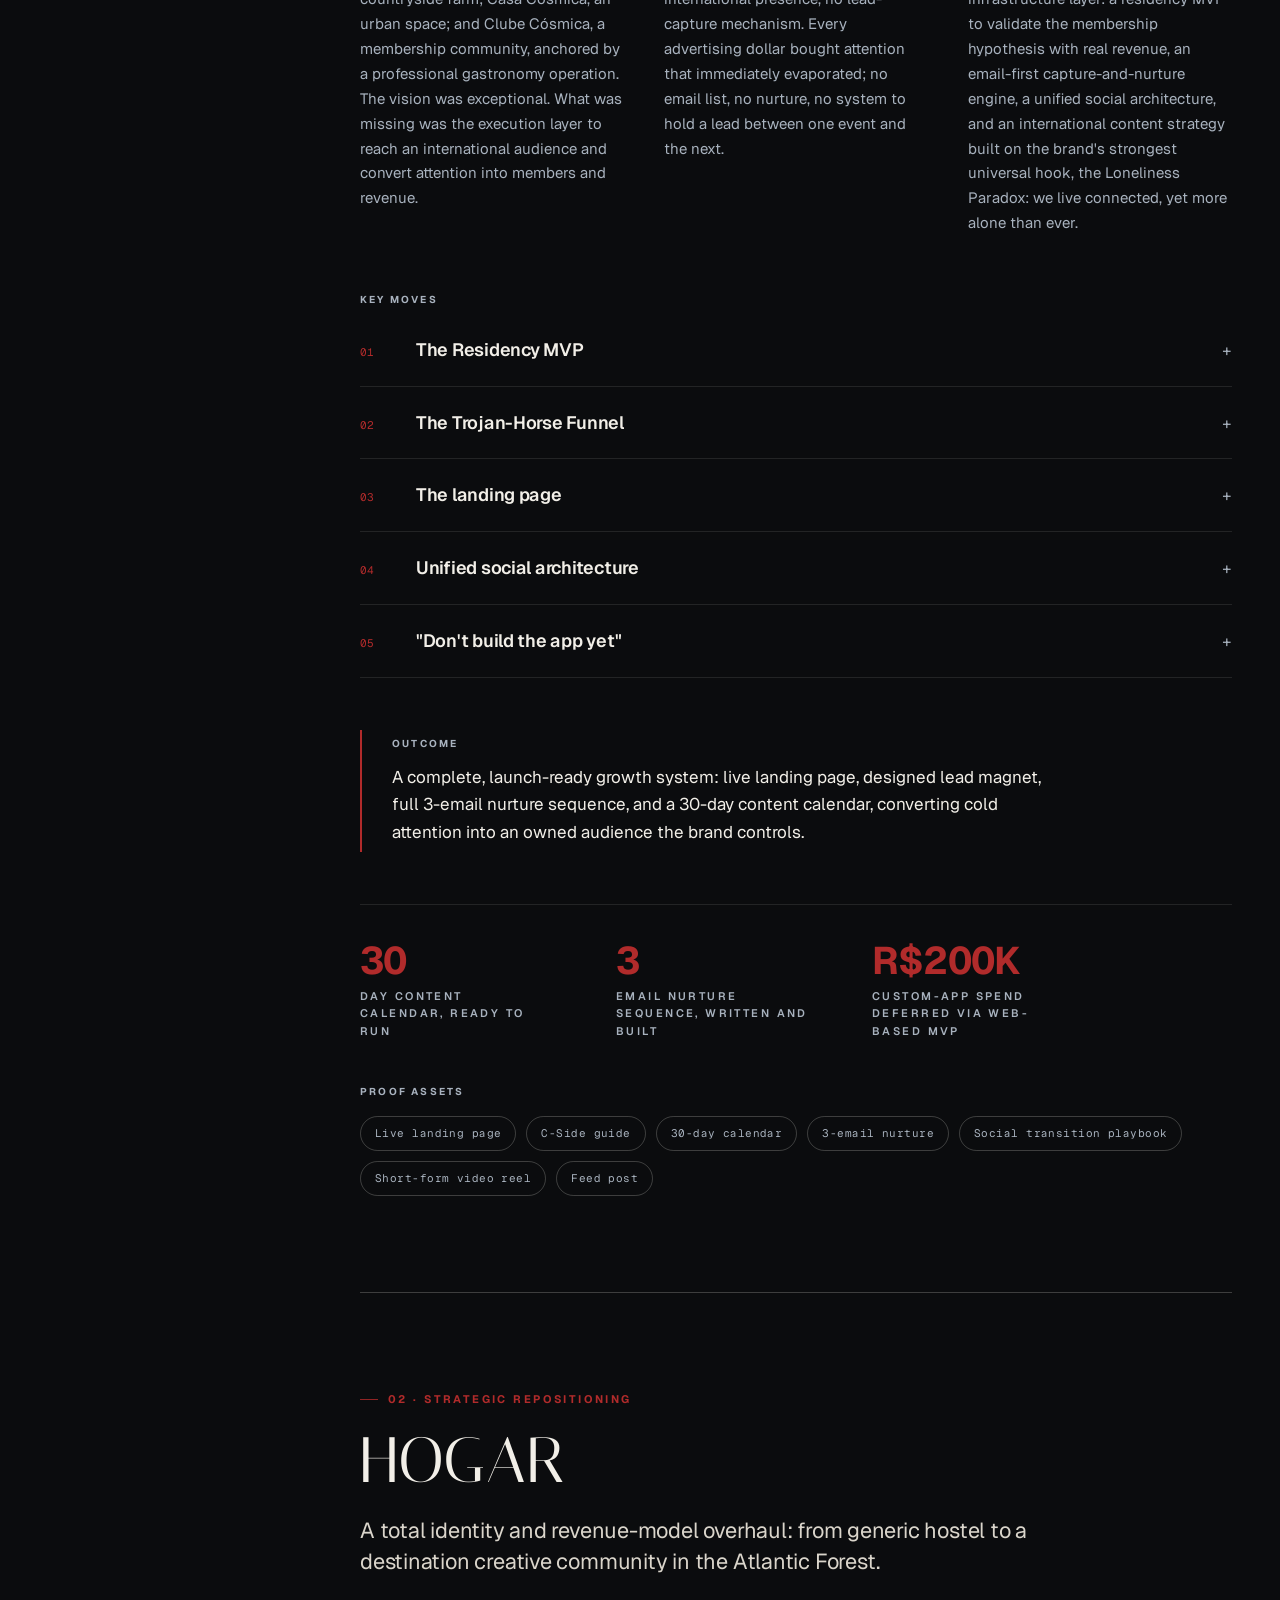
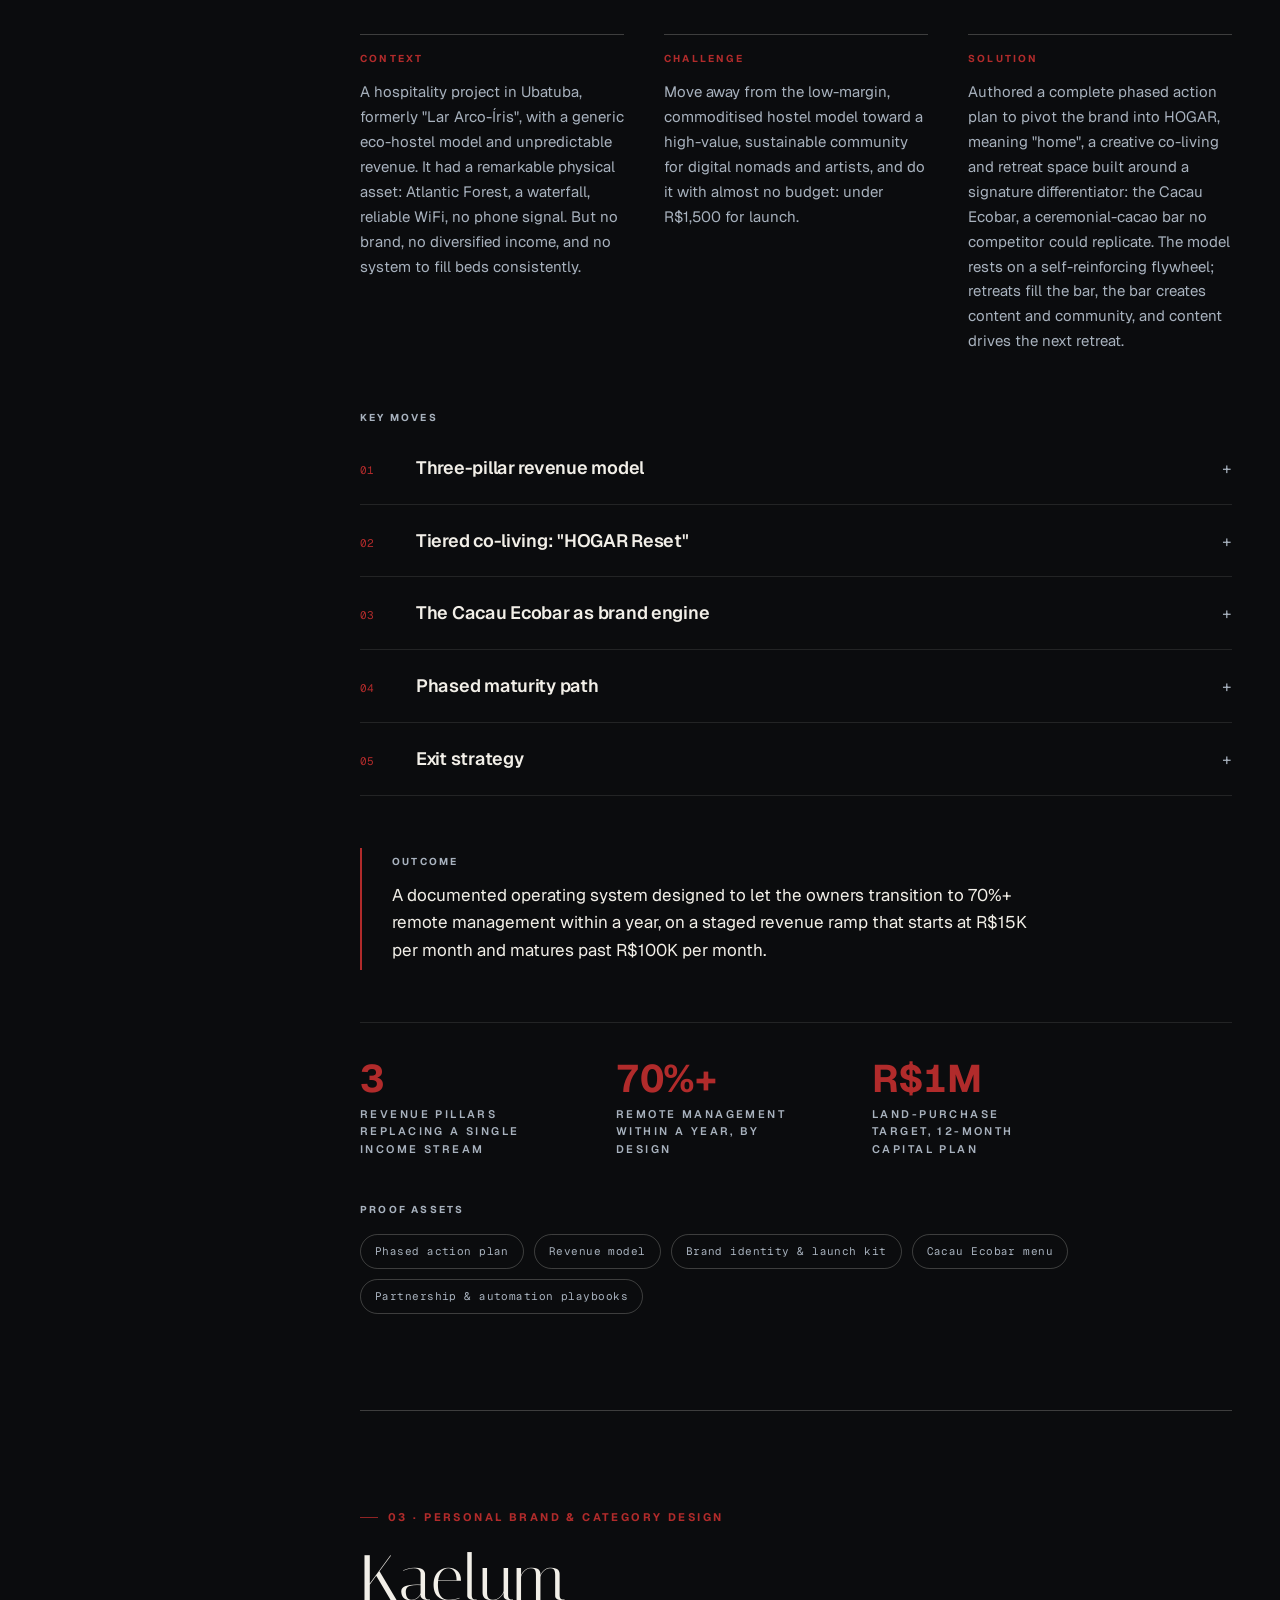
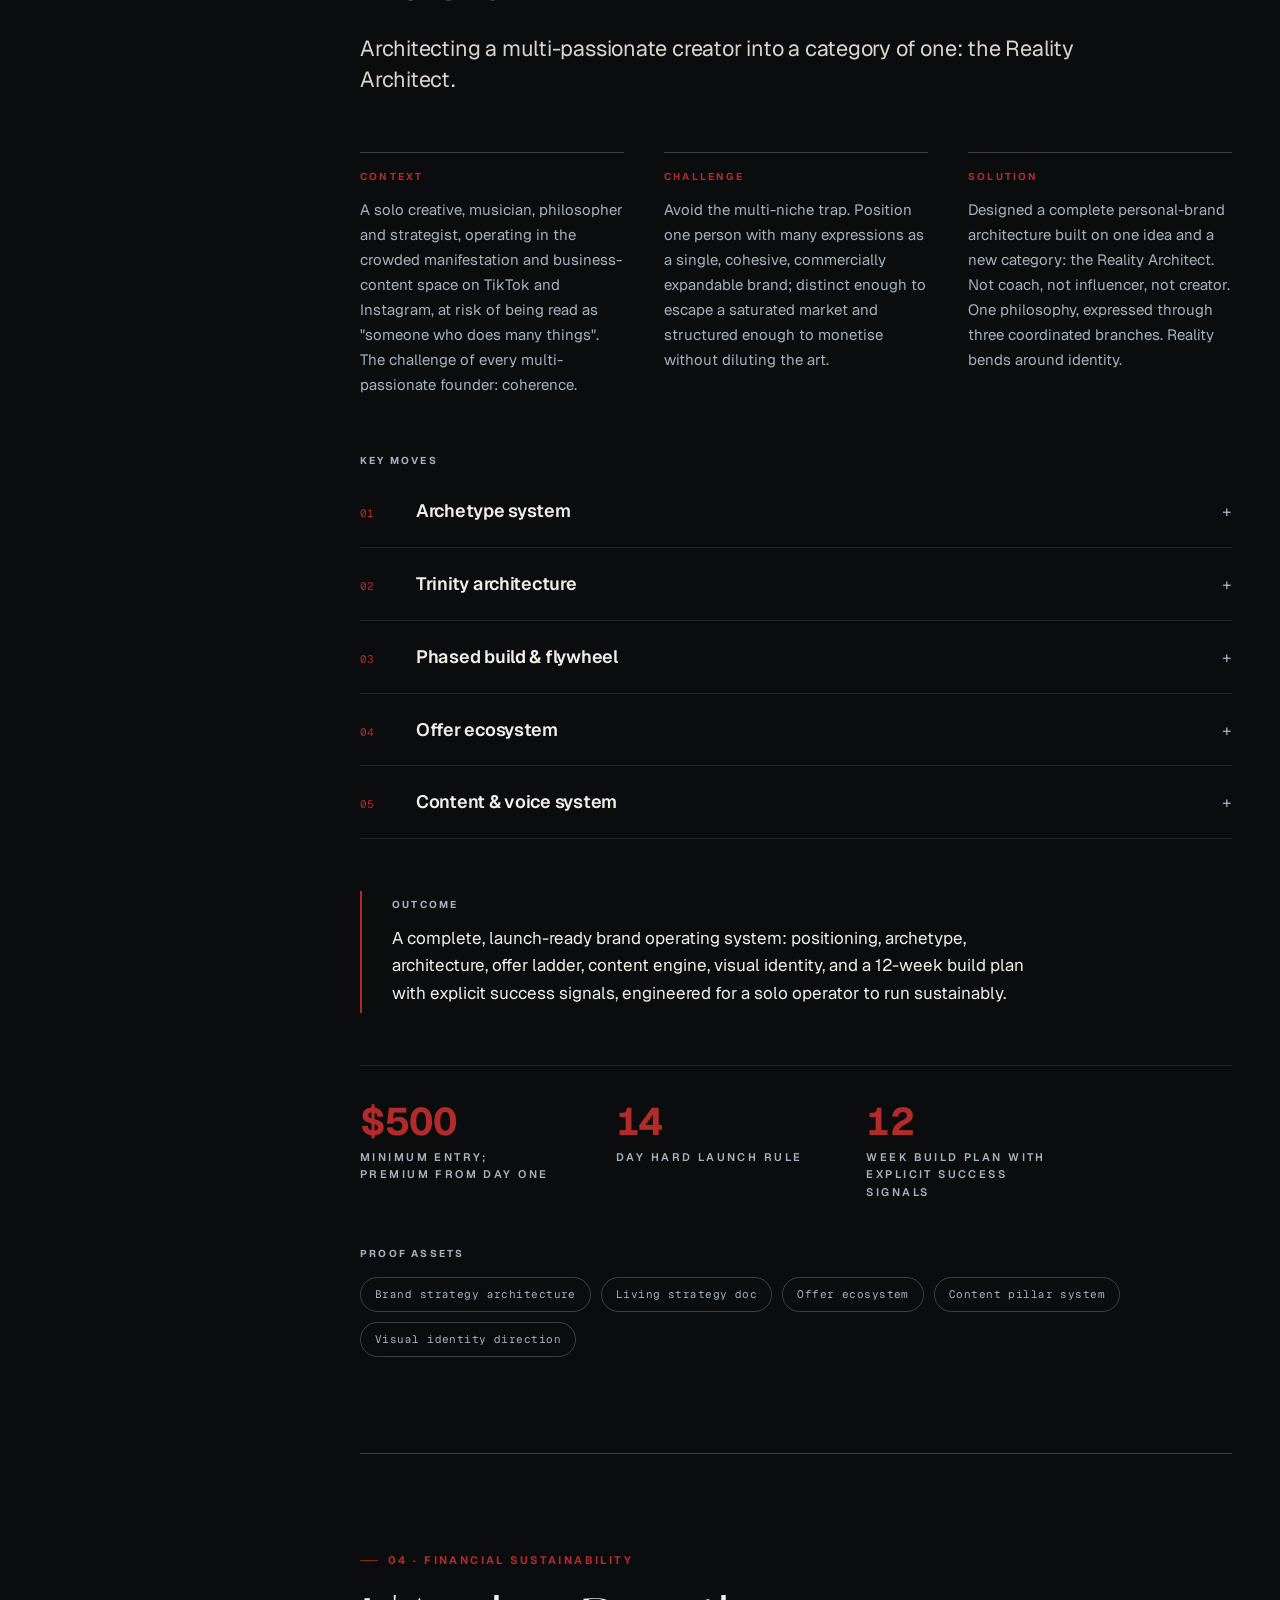
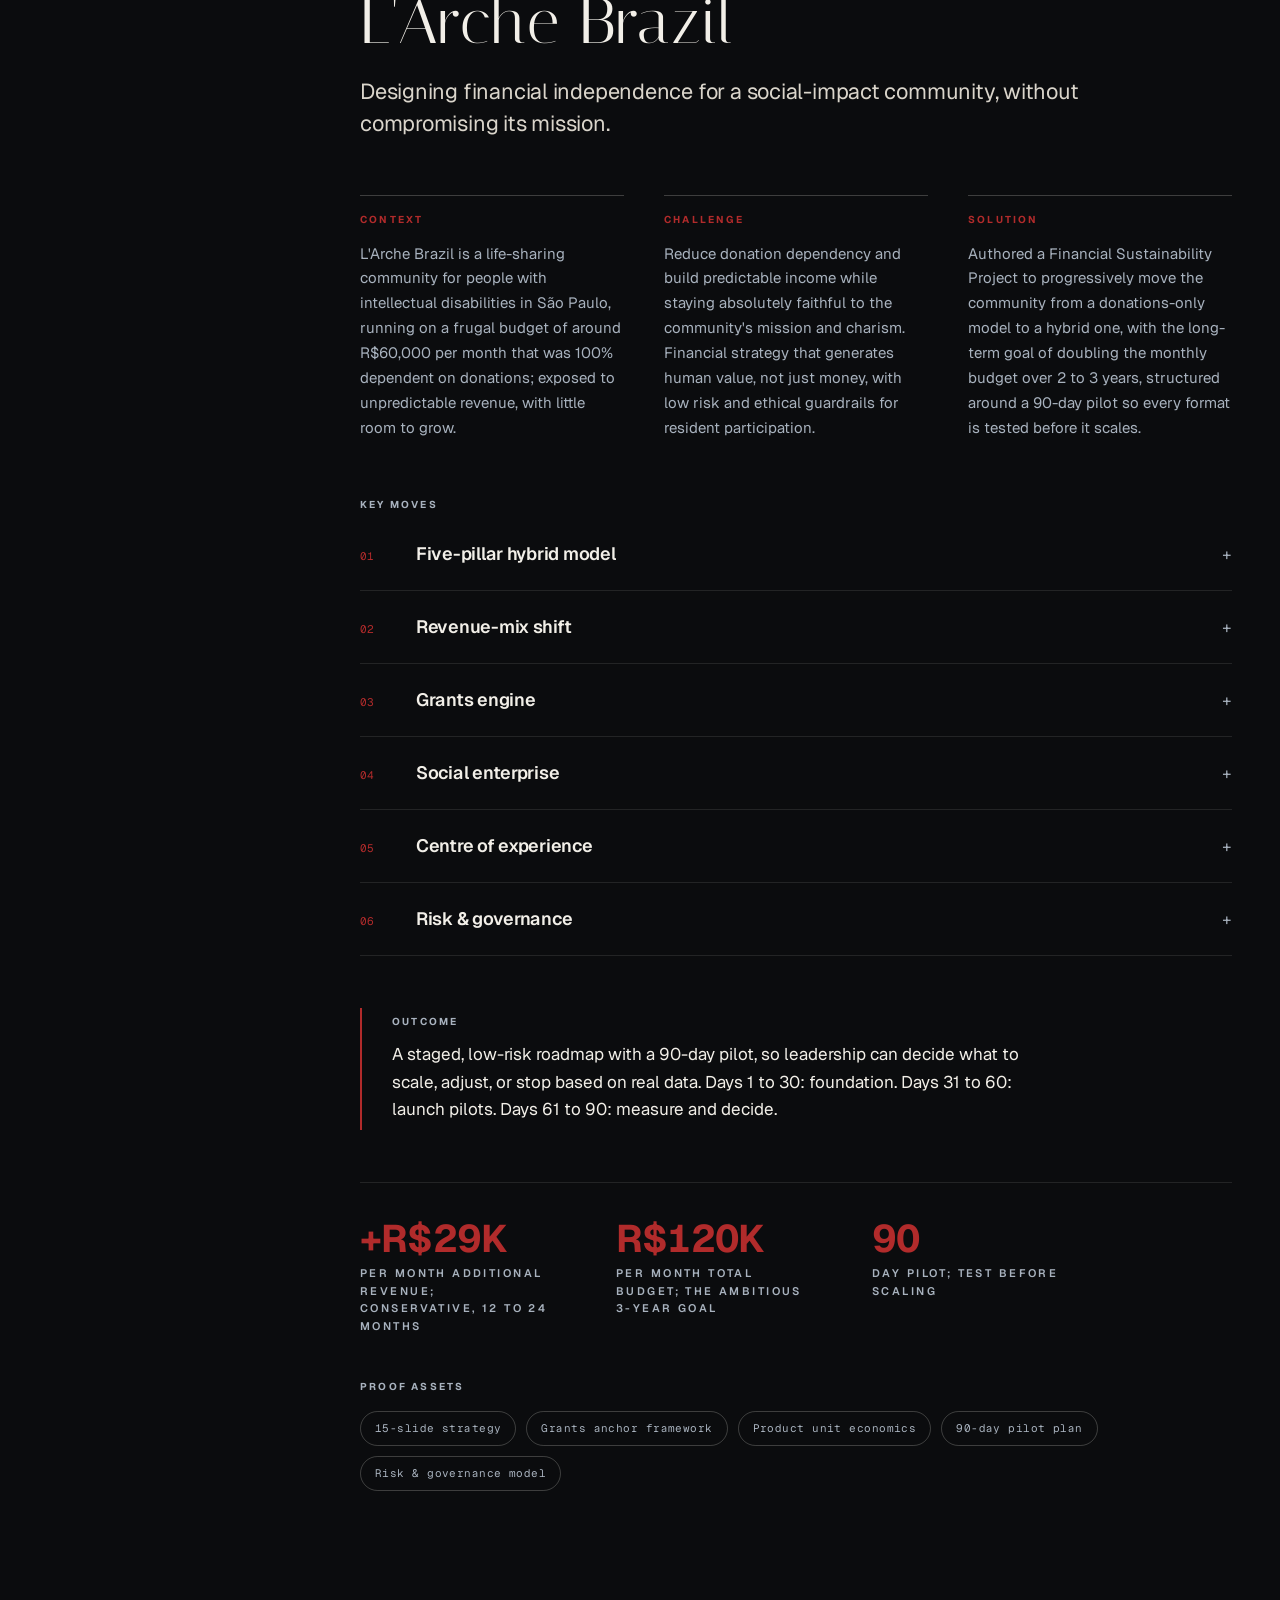
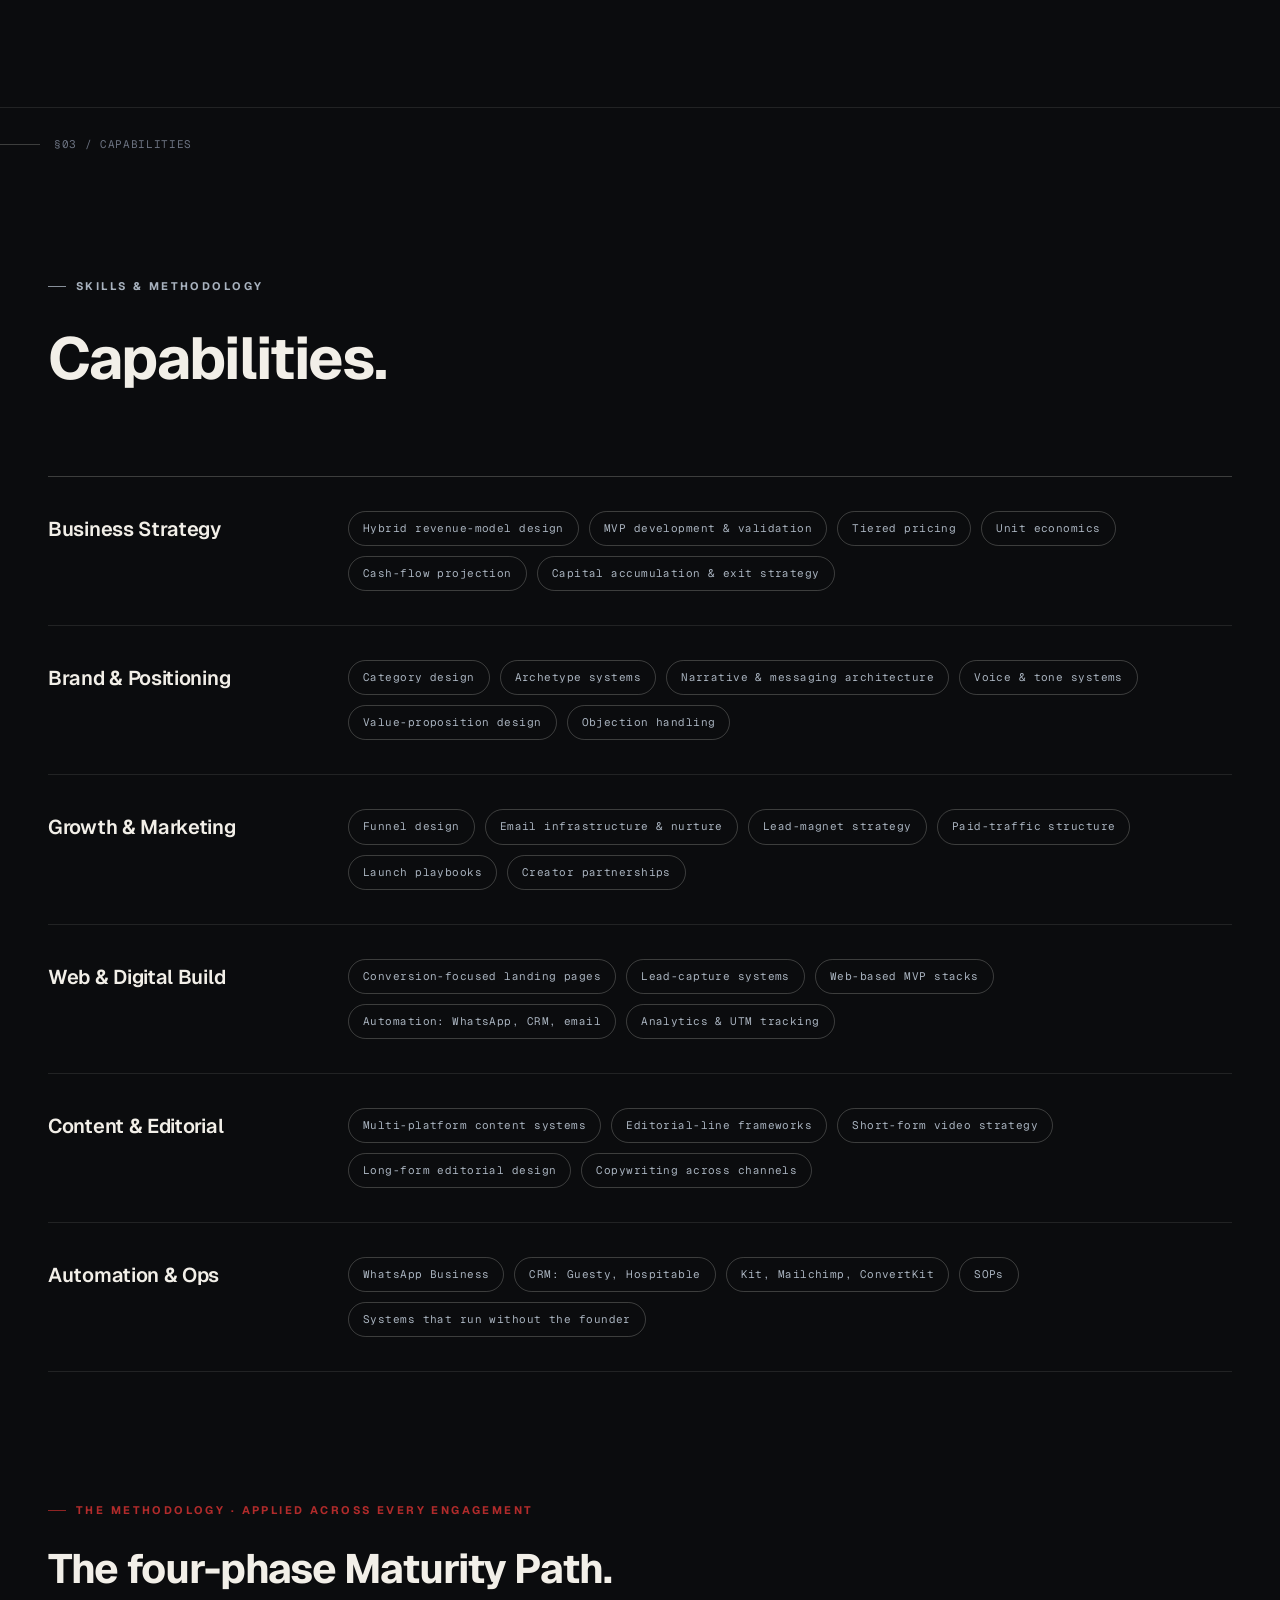
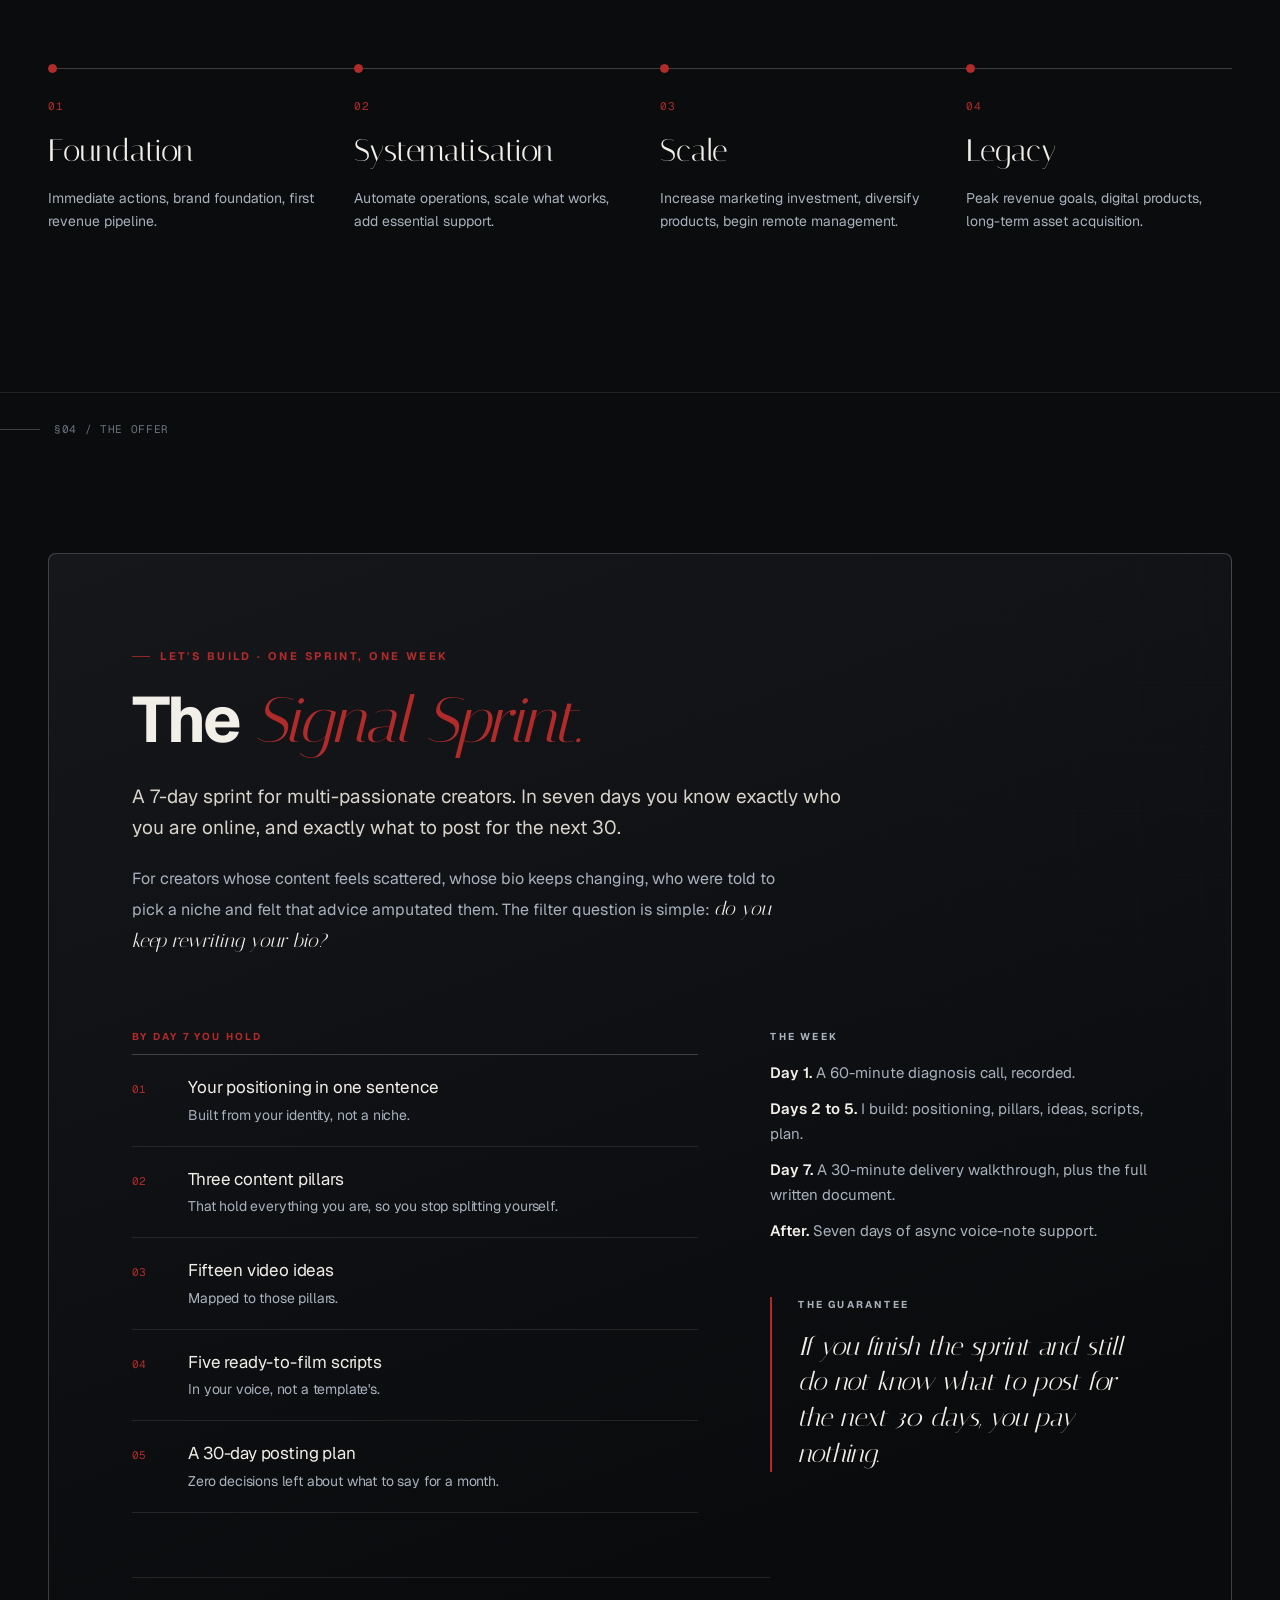
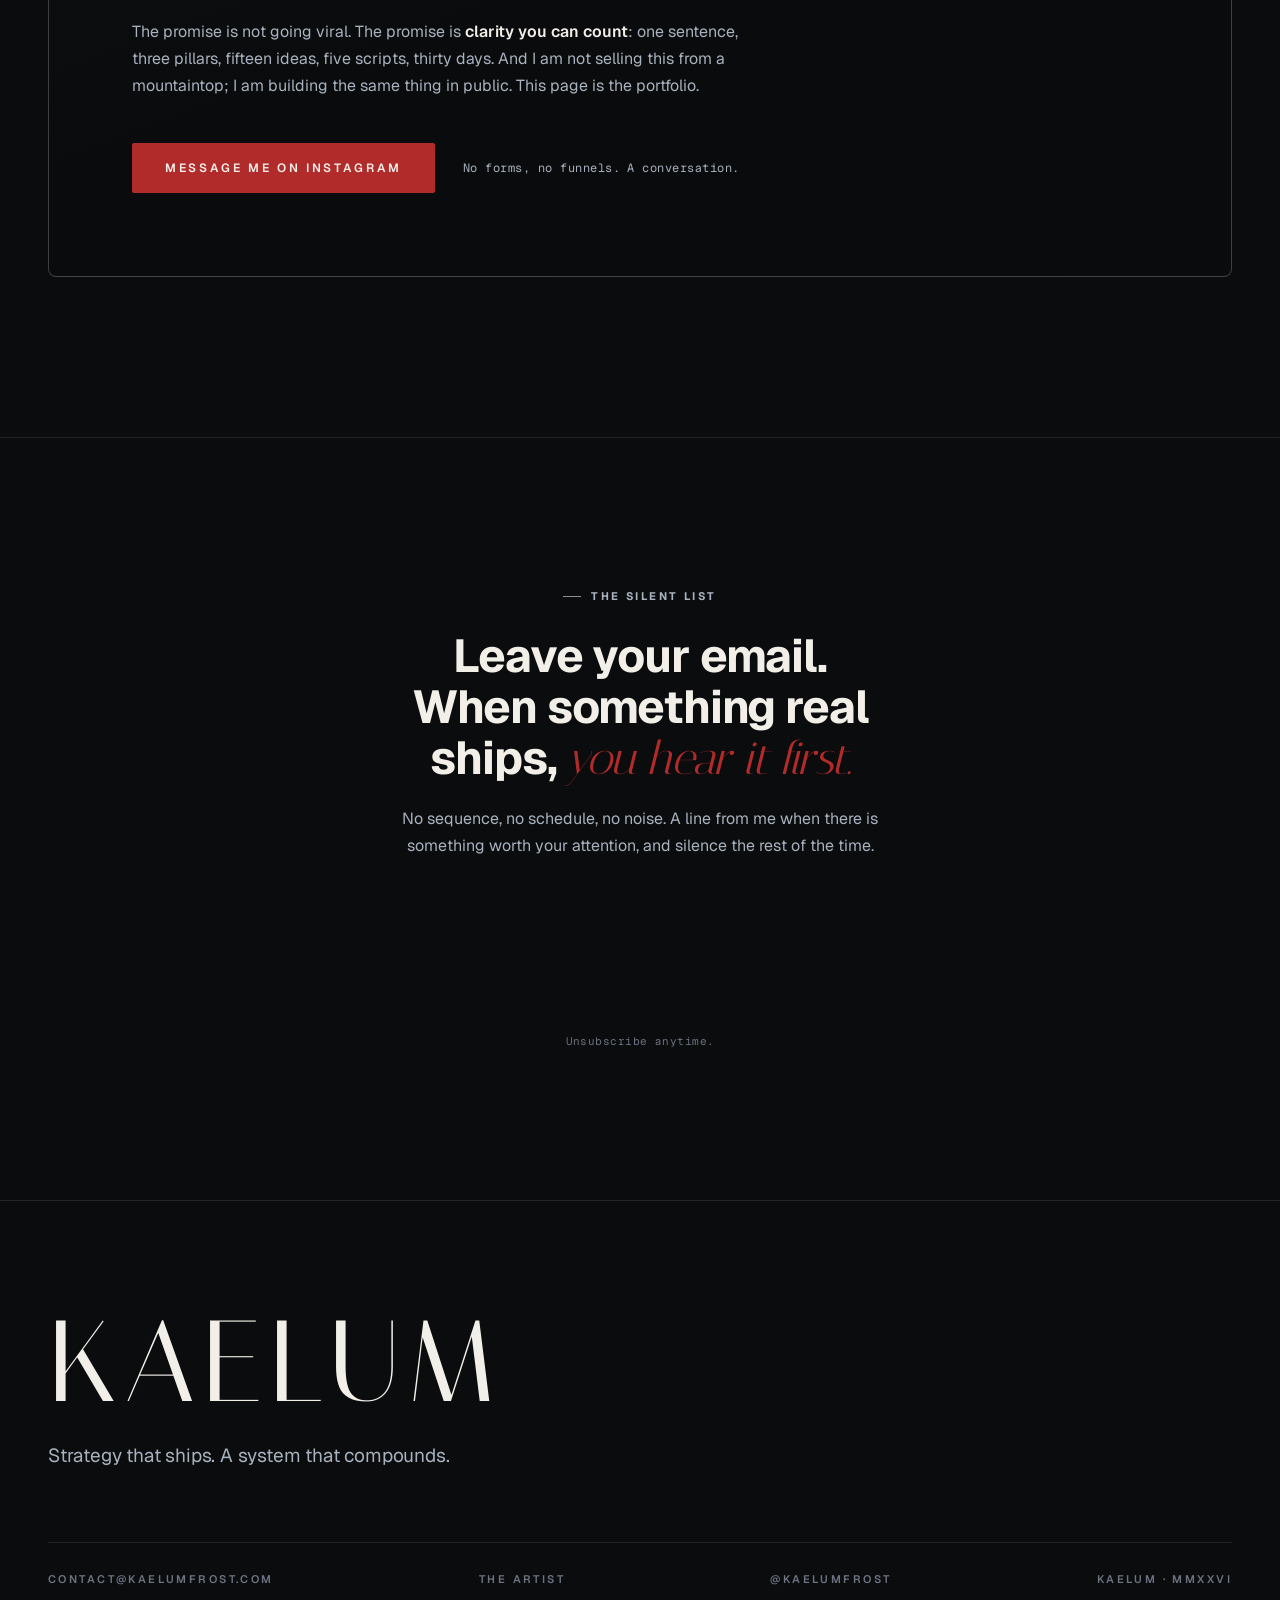
<file: work.html>
<!doctype html>
<html lang="en">
<head>
<meta charset="utf-8">
<meta name="viewport" content="width=device-width, initial-scale=1">
<title>Kaelum · Work | Strategy, Brand Architecture, Revenue Systems</title>
<meta name="description" content="Selected work by Kaelum: business strategy, brand architecture and revenue systems for creative founders, communities and multi-passionate creators.">
<link rel="stylesheet" href="styles/kaelum-tokens.css">
<style>
/* ============================================================
 * KAELUM — WORK / THE ARCHITECT
 * Editorial business portfolio on the obsidian stage.
 * Same house as index.html; more structured, more precise.
 * ============================================================ */
*, *::before, *::after { box-sizing: border-box; }
html { scroll-behavior: smooth; -webkit-text-size-adjust: 100%; }
body {
  margin: 0;
  background: var(--obsidian);
  color: var(--fg);
  font-family: var(--font-body);
  overflow-x: hidden;
}
::selection { background: var(--crimson); color: var(--porcelain); }
img { display: block; max-width: 100%; }
a { color: inherit; text-decoration: none; }

/* ---------- ambient stage: drifting gradient + film grain ---------- */
.bgdrift {
  position: fixed; inset: -22%; z-index: -1; pointer-events: none;
  background:
    radial-gradient(58% 46% at 18% 16%, rgba(177,43,43,0.075), transparent 62%),
    radial-gradient(50% 42% at 82% 74%, rgba(78,92,114,0.11), transparent 62%),
    radial-gradient(70% 60% at 50% 110%, rgba(5,6,8,0.7), transparent 70%);
  animation: drift 46s var(--ease-in-out) infinite alternate;
  will-change: transform;
}
@keyframes drift {
  from { transform: translate3d(0, 0, 0) scale(1); }
  to   { transform: translate3d(3.5%, -2.5%, 0) scale(1.07); }
}
.grain {
  position: fixed; inset: 0; z-index: 90; pointer-events: none;
  mix-blend-mode: overlay; opacity: .18;
  background-image: repeating-linear-gradient(0deg, rgba(255,255,255,0.06) 0 1px, transparent 1px 3px);
}

/* ---------- layout primitives (mirrors site.css) ---------- */
.wrap { width: min(1280px, 100% - 96px); margin-inline: auto; }
section { position: relative; }

.eyebrow {
  font-family: var(--font-display);
  font-size: var(--t-micro);
  font-weight: var(--w-bold);
  letter-spacing: var(--ls-eyebrow);
  text-transform: uppercase;
  color: var(--crimson);
  display: inline-flex; align-items: center; gap: 10px;
}
.eyebrow--muted { color: var(--fg-muted); }
.eyebrow .tick { width: 18px; height: 1px; background: currentColor; opacity: .8; }

.anno {
  font-family: var(--font-mono);
  font-size: 11px;
  letter-spacing: 0.04em;
  color: var(--fg-subtle);
  text-transform: uppercase;
}
.anno--accent { color: var(--crimson); }

.sec-index {
  position: absolute; top: 0; left: 0;
  display: flex; align-items: center; gap: 14px;
  padding: 28px 0;
  font-family: var(--font-mono); font-size: 11px; letter-spacing: 0.06em;
  color: var(--fg-subtle); text-transform: uppercase;
}
.sec-index::before { content: ""; width: 40px; height: 1px; background: var(--border-strong); }

.btn {
  font-family: var(--font-display); font-size: 12px; font-weight: var(--w-semi); letter-spacing: var(--ls-eyebrow);
  text-transform: uppercase; padding: 18px 32px; border-radius: var(--r-xs); border: 1px solid transparent;
  background: var(--crimson); color: var(--porcelain); cursor: pointer; line-height: 1;
  display: inline-block; transition: background var(--dur-base) var(--ease-out); white-space: nowrap;
}
.btn:hover { background: var(--crimson-deep); }
.btn:active { opacity: .85; }

/* ---------- nav (pill, matches index) ---------- */
.nav {
  position: fixed; top: 0; left: 0; right: 0; z-index: 60;
  display: flex; justify-content: center;
  padding: 22px 24px;
  pointer-events: none;
}
.nav__inner {
  pointer-events: auto;
  display: flex; align-items: center; gap: 40px;
  padding: 12px 14px 12px 26px;
  border-radius: var(--r-pill);
  border: 1px solid var(--border);
  background: rgba(16, 17, 20, 0.55);
  backdrop-filter: blur(14px) saturate(1.1);
  -webkit-backdrop-filter: blur(14px) saturate(1.1);
  box-shadow: var(--shadow-cinematic);
}
.nav__brand {
  font-family: var(--font-editorial); font-size: 16px;
  letter-spacing: 0.42em; text-transform: uppercase; color: var(--porcelain);
  padding-right: 0.42em; white-space: nowrap;
}
.nav__links { display: flex; gap: 30px; }
.nav__links a {
  font-family: var(--font-display); font-size: 11px; font-weight: var(--w-semi);
  letter-spacing: var(--ls-eyebrow); text-transform: uppercase; color: var(--steel);
  transition: color var(--dur-base) var(--ease-out); white-space: nowrap;
}
.nav__links a:hover { color: var(--porcelain); }
.nav__cta {
  font-family: var(--font-display); font-size: 11px; font-weight: var(--w-semi);
  letter-spacing: var(--ls-eyebrow); text-transform: uppercase;
  color: var(--porcelain); background: var(--crimson);
  padding: 12px 22px; border-radius: var(--r-pill); white-space: nowrap;
  transition: background var(--dur-base) var(--ease-out);
}
.nav__cta:hover { background: var(--crimson-deep); }

/* ---------- hero (typographic) ---------- */
.hero {
  position: relative;
  min-height: 92svh;
  display: flex; align-items: flex-end;
  overflow: hidden;
  padding-bottom: clamp(56px, 10vh, 128px);
}
.hero::after {
  content: ""; position: absolute; inset: auto 0 0 0; height: 1px;
  background: linear-gradient(90deg, transparent, var(--border-strong) 20%, var(--border-strong) 80%, transparent);
}
.hero__anno { position: absolute; z-index: 5; display: flex; align-items: center; gap: 10px; }
.hero__anno--tl { top: clamp(96px, 13vh, 132px); left: clamp(24px, 4vw, 64px); }
.hero__anno--tr { top: clamp(96px, 13vh, 132px); right: clamp(24px, 4vw, 64px); }
.hero__anno .dot { width: 7px; height: 7px; border-radius: 50%; background: var(--crimson); box-shadow: var(--glow-accent); }
.hero__content { position: relative; z-index: 2; }
.hero__content > * { opacity: 0; transform: translateY(24px);
  transition: opacity 1100ms var(--ease-out), transform 1100ms var(--ease-out); }
body.hero-in .hero__content > * { opacity: 1; transform: none; }
body.hero-in .hero__content > *:nth-child(1) { transition-delay: 300ms; }
body.hero-in .hero__content > *:nth-child(2) { transition-delay: 440ms; }
body.hero-in .hero__content > *:nth-child(3) { transition-delay: 580ms; }
body.hero-in .hero__content > *:nth-child(4) { transition-delay: 720ms; }
.hero__eyebrow { margin-bottom: 30px; }
.hero__title {
  font-family: var(--font-display); font-weight: var(--w-bold);
  font-size: clamp(40px, 6.4vw, 94px);
  line-height: 0.94; letter-spacing: -0.035em; color: var(--porcelain);
  margin: 0; max-width: 14ch; text-wrap: balance;
}
.hero__title .em { font-family: var(--font-editorial); font-style: italic; font-weight: 400; letter-spacing: -0.005em; color: var(--crimson); }
.hero__sub { margin-top: 34px; max-width: 52ch; font-size: 19px; line-height: 1.6; color: var(--smoke); }
.hero__meta { display: flex; align-items: center; gap: 26px; margin-top: 44px; flex-wrap: wrap; }
.hero__meta span {
  font-family: var(--font-display); font-size: 11px; font-weight: var(--w-semi);
  letter-spacing: var(--ls-eyebrow); text-transform: uppercase; color: var(--steel);
}
.hero__meta span + span::before { content: "·"; margin-right: 26px; color: var(--crimson); }
.scrollcue { position: absolute; z-index: 5; bottom: 28px; right: clamp(24px, 4vw, 64px); display: flex; align-items: center; gap: 12px;
  font-family: var(--font-mono); font-size: 10px; letter-spacing: 0.18em; text-transform: uppercase; color: var(--steel); }
.scrollcue__line { width: 56px; height: 1px; background: var(--border-strong); position: relative; overflow: hidden; }
.scrollcue__line::after { content: ""; position: absolute; inset: 0; width: 40%; background: var(--crimson);
  animation: cue 2.6s var(--ease-in-out) infinite; }
@keyframes cue { 0% { transform: translateX(-100%);} 60%,100% { transform: translateX(280%);} }

/* ---------- value proposition ---------- */
.vp { padding: 160px 0; }
.vp__head { display: flex; align-items: stretch; gap: 32px; margin-bottom: 48px; }
.vp__rule { width: 2px; background: var(--crimson); align-self: stretch; min-height: 56px; }
.vp__statement {
  font-family: var(--font-display); font-weight: var(--w-regular);
  font-size: clamp(24px, 3.1vw, 44px);
  line-height: 1.28; letter-spacing: -0.02em;
  color: var(--porcelain); margin: 0; max-width: 32ch; text-wrap: balance;
}
.vp__support { font-size: 18px; line-height: 1.68; color: var(--steel); margin: 0 0 0 34px; max-width: 66ch; }

.caps { margin-top: 120px; }
.caps__head { display: flex; flex-direction: column; gap: 18px; margin-bottom: 64px; }
.caps__head h2 {
  font-family: var(--font-display); font-weight: var(--w-bold);
  font-size: clamp(32px, 4.4vw, 64px); letter-spacing: -0.025em; line-height: 1.02; margin: 0;
}
.caps__grid { display: grid; grid-template-columns: repeat(4, 1fr); gap: 48px; }
.cap {
  border-top: 1px solid var(--border-strong); padding-top: 24px;
  display: flex; flex-direction: column; gap: 14px;
  opacity: 0; transform: translateY(20px);
  transition: opacity var(--dur-cine) var(--ease-out), transform var(--dur-cine) var(--ease-out);
}
.cap.in { opacity: 1; transform: none; }
.cap__n { font-family: var(--font-mono); font-size: 11px; color: var(--crimson); letter-spacing: 0.06em; }
.cap__t { font-family: var(--font-display); font-size: 21px; font-weight: var(--w-semi); letter-spacing: -0.015em; margin: 0; color: var(--porcelain); }
.cap__d { font-size: 15px; line-height: 1.6; color: var(--steel); margin: 0; }
.vp__result {
  margin-top: 110px; padding-top: 56px; border-top: 1px solid var(--border);
  font-family: var(--font-editorial); font-style: italic;
  font-size: clamp(26px, 3.4vw, 50px); line-height: 1.22; color: var(--porcelain);
  max-width: 30ch; text-wrap: pretty;
}
.vp__result .hl { color: var(--crimson); }

/* ---------- selected work ---------- */
.work { padding: 160px 0 120px; border-top: 1px solid var(--border); }
.work__head { margin-bottom: 88px; }
.work__head h2 { font-family: var(--font-display); font-weight: var(--w-bold); font-size: clamp(36px, 4.6vw, 68px); letter-spacing: -0.025em; margin: 18px 0 0; }
.work__layout { display: grid; grid-template-columns: 240px 1fr; gap: 72px; align-items: start; }

.workrail { position: sticky; top: 140px; display: flex; flex-direction: column; }
.workrail__label { margin-bottom: 26px; }
.workrail a {
  display: grid; grid-template-columns: 34px 1fr; align-items: baseline; gap: 12px;
  padding: 15px 0; border-top: 1px solid var(--border);
  opacity: .42;
  transition: opacity var(--dur-base) var(--ease-out), transform var(--dur-base) var(--ease-out);
}
.workrail a:last-of-type { border-bottom: 1px solid var(--border); }
.workrail a .n { font-family: var(--font-mono); font-size: 11px; color: var(--steel); transition: color var(--dur-base) var(--ease-out); }
.workrail a .c { font-family: var(--font-display); font-size: 15px; font-weight: var(--w-semi); letter-spacing: -0.01em; color: var(--porcelain); }
.workrail a:hover { opacity: .85; }
.workrail a.active { opacity: 1; transform: translateX(6px); }
.workrail a.active .n { color: var(--crimson); }

.study { padding: 8px 0 96px; }
.study + .study { border-top: 1px solid var(--border-strong); padding-top: 88px; }
.study__eyebrow { margin-bottom: 22px; }
.study__client {
  font-family: var(--font-editorial);
  font-size: clamp(40px, 5vw, 76px);
  font-weight: 400; line-height: 0.98; letter-spacing: 0.01em;
  color: var(--porcelain); margin: 0;
}
.study__dek { font-family: var(--font-display); font-size: clamp(17px, 1.7vw, 22px); line-height: 1.45; color: var(--smoke); margin: 22px 0 0; max-width: 52ch; letter-spacing: -0.01em; }
.study__cols { display: grid; grid-template-columns: repeat(3, 1fr); gap: 40px; margin-top: 56px; }
.study__col .lbl {
  font-family: var(--font-display); font-size: 10px; font-weight: var(--w-bold);
  letter-spacing: var(--ls-eyebrow); text-transform: uppercase; color: var(--crimson);
  display: block; margin-bottom: 14px; padding-top: 16px; border-top: 1px solid var(--border-strong);
}
.study__col p { font-size: 15px; line-height: 1.66; color: var(--steel); margin: 0; }

.moves { margin-top: 56px; }
.moves__lbl {
  font-family: var(--font-display); font-size: 10px; font-weight: var(--w-bold);
  letter-spacing: var(--ls-eyebrow); text-transform: uppercase; color: var(--fg-muted);
  display: block; margin-bottom: 6px;
}
.move { border-bottom: 1px solid var(--border); }
.move summary {
  list-style: none; cursor: pointer;
  display: grid; grid-template-columns: 40px 1fr 24px; align-items: baseline; gap: 16px;
  padding: 22px 0;
}
.move summary::-webkit-details-marker { display: none; }
.move summary .mn { font-family: var(--font-mono); font-size: 11px; color: var(--crimson); }
.move summary .mt { font-family: var(--font-display); font-size: 18px; font-weight: var(--w-semi); letter-spacing: -0.015em; color: var(--porcelain); transition: color var(--dur-base) var(--ease-out); }
.move summary .mx {
  font-family: var(--font-mono); font-size: 16px; color: var(--steel); text-align: right;
  transition: transform var(--dur-base) var(--ease-out), color var(--dur-base) var(--ease-out);
}
.move summary:hover .mt { color: var(--crimson-soft); }
.move[open] summary .mx { transform: rotate(45deg); color: var(--crimson); }
.move__body { padding: 0 0 26px 56px; }
.move__body p { font-size: 15px; line-height: 1.66; color: var(--steel); margin: 0; max-width: 62ch; }

.outcome {
  margin-top: 52px; padding: 6px 0 6px 30px;
  border-left: 2px solid var(--crimson);
}
.outcome .lbl {
  font-family: var(--font-display); font-size: 10px; font-weight: var(--w-bold);
  letter-spacing: var(--ls-eyebrow); text-transform: uppercase; color: var(--fg-muted);
  display: block; margin-bottom: 12px;
}
.outcome p { font-size: 17px; line-height: 1.62; color: var(--porcelain); margin: 0; max-width: 60ch; }

.stats { display: flex; gap: 64px; margin-top: 52px; padding-top: 36px; border-top: 1px solid var(--border); flex-wrap: wrap; }
.stat { display: flex; flex-direction: column; gap: 8px; }
.stat__num {
  font-family: var(--font-display); font-weight: var(--w-bold);
  font-size: clamp(30px, 3vw, 42px); letter-spacing: -0.02em; color: var(--crimson); line-height: 1;
  font-variant-numeric: tabular-nums;
}
.stat__lbl {
  font-family: var(--font-display); font-size: 11px; font-weight: var(--w-semi);
  letter-spacing: var(--ls-eyebrow); text-transform: uppercase; color: var(--steel); max-width: 24ch; line-height: 1.6;
}
.proof { margin-top: 44px; }
.proof .lbl {
  font-family: var(--font-display); font-size: 10px; font-weight: var(--w-bold);
  letter-spacing: var(--ls-eyebrow); text-transform: uppercase; color: var(--fg-muted);
  display: block; margin-bottom: 16px;
}
.proof__chips { display: flex; flex-wrap: wrap; gap: 10px; }
.chip {
  font-family: var(--font-mono); font-size: 11px; letter-spacing: 0.04em;
  color: var(--steel); border: 1px solid var(--border-strong); border-radius: var(--r-pill);
  padding: 8px 14px; white-space: nowrap;
  transition: color var(--dur-base) var(--ease-out), border-color var(--dur-base) var(--ease-out);
}
.chip:hover { color: var(--porcelain); border-color: var(--crimson); }

/* ---------- capabilities matrix + maturity path ---------- */
.matrix { padding: 160px 0; border-top: 1px solid var(--border); }
.matrix__head { margin-bottom: 72px; }
.matrix__head h2 { font-family: var(--font-display); font-weight: var(--w-bold); font-size: clamp(36px, 4.6vw, 68px); letter-spacing: -0.025em; margin: 18px 0 0; }
.matrix__list { border-top: 1px solid var(--border-strong); }
.mrow {
  display: grid; grid-template-columns: 260px 1fr; gap: 40px; align-items: start;
  padding: 34px 0; border-bottom: 1px solid var(--border);
  transition: background var(--dur-base) var(--ease-out);
}
.mrow:hover { background: rgba(255,255,255,0.015); }
.mrow__t { font-family: var(--font-display); font-size: 20px; font-weight: var(--w-semi); letter-spacing: -0.015em; color: var(--porcelain); margin: 0; padding-top: 3px; }
.mrow__chips { display: flex; flex-wrap: wrap; gap: 10px; }

.path { margin-top: 130px; }
.path__head { display: flex; flex-direction: column; gap: 18px; margin-bottom: 64px; }
.path__head h3 { font-family: var(--font-display); font-weight: var(--w-bold); font-size: clamp(26px, 3.2vw, 44px); letter-spacing: -0.025em; margin: 0; }
.path__track { position: relative; display: grid; grid-template-columns: repeat(4, 1fr); gap: 40px; }
.path__track::before {
  content: ""; position: absolute; top: 4px; left: 0; right: 0; height: 1px;
  background: var(--border-strong);
}
.step {
  position: relative; padding-top: 34px;
  opacity: 0; transform: translateY(20px);
  transition: opacity var(--dur-cine) var(--ease-out), transform var(--dur-cine) var(--ease-out);
}
.step.in { opacity: 1; transform: none; }
.step::before {
  content: ""; position: absolute; top: 0; left: 0; width: 9px; height: 9px;
  border-radius: 50%; background: var(--obsidian); border: 1px solid var(--crimson);
}
.step.in::before { background: var(--crimson); box-shadow: var(--glow-accent); }
.step__n { font-family: var(--font-mono); font-size: 11px; color: var(--crimson); letter-spacing: 0.06em; display: block; margin-bottom: 12px; }
.step__t { font-family: var(--font-editorial); font-size: clamp(24px, 2.4vw, 34px); font-weight: 400; color: var(--porcelain); margin: 0 0 12px; }
.step__d { font-size: 14px; line-height: 1.62; color: var(--steel); margin: 0; }

/* ---------- offer: the signal sprint ---------- */
.sprint { padding: 160px 0; border-top: 1px solid var(--border); }
.sprint__panel {
  position: relative; border: 1px solid var(--border-strong); border-radius: var(--r-md);
  background: linear-gradient(160deg, #15171b 0%, #0a0b0d 70%);
  padding: clamp(44px, 6.5vw, 100px); overflow: hidden;
}
.sprint__panel::before { content: ""; position: absolute; inset: 0; opacity: .5; pointer-events: none;
  background-image: linear-gradient(to right, rgba(168,178,190,0.04) 1px, transparent 1px), linear-gradient(to bottom, rgba(168,178,190,0.04) 1px, transparent 1px);
  background-size: 64px 64px; -webkit-mask-image: radial-gradient(80% 120% at 100% 0%, #000, transparent 70%); mask-image: radial-gradient(80% 120% at 100% 0%, #000, transparent 70%); }
.sprint__inner { position: relative; }
.sprint__panel h2 {
  font-family: var(--font-display); font-weight: var(--w-bold);
  font-size: clamp(38px, 5vw, 78px); letter-spacing: -0.03em; line-height: 0.98;
  margin: 24px 0 0; text-wrap: balance;
}
.sprint__panel h2 .em { font-family: var(--font-editorial); font-style: italic; font-weight: 400; color: var(--crimson); }
.sprint__lede { font-size: 19px; line-height: 1.62; color: var(--smoke); margin: 30px 0 0; max-width: 56ch; }
.sprint__who { font-size: 16px; line-height: 1.68; color: var(--steel); margin: 22px 0 0; max-width: 60ch; }
.sprint__who .q { color: var(--porcelain); font-style: italic; font-family: var(--font-editorial); font-size: 19px; }

.sprint__grid { display: grid; grid-template-columns: 1.2fr 0.8fr; gap: 72px; margin-top: 72px; align-items: start; }
.deliv .lbl {
  font-family: var(--font-display); font-size: 10px; font-weight: var(--w-bold);
  letter-spacing: var(--ls-eyebrow); text-transform: uppercase; color: var(--crimson);
  display: block; margin-bottom: 10px;
}
.deliv__row {
  display: grid; grid-template-columns: 40px 1fr; gap: 16px; align-items: baseline;
  padding: 20px 0; border-bottom: 1px solid var(--border);
}
.deliv__row:first-of-type { border-top: 1px solid var(--border-strong); }
.deliv__row .n { font-family: var(--font-mono); font-size: 11px; color: var(--crimson); }
.deliv__row .t { font-family: var(--font-display); font-size: 17px; line-height: 1.5; color: var(--porcelain); letter-spacing: -0.01em; }
.deliv__row .t small { display: block; font-size: 14px; color: var(--steel); margin-top: 4px; font-family: var(--font-body); }

.sprint__side { display: flex; flex-direction: column; gap: 44px; }
.format .lbl, .guarantee .lbl {
  font-family: var(--font-display); font-size: 10px; font-weight: var(--w-bold);
  letter-spacing: var(--ls-eyebrow); text-transform: uppercase; color: var(--fg-muted);
  display: block; margin-bottom: 16px;
}
.format p { font-size: 15px; line-height: 1.7; color: var(--steel); margin: 0 0 10px; }
.format p b { color: var(--porcelain); font-weight: var(--w-semi); }
.guarantee { border-left: 2px solid var(--crimson); padding-left: 26px; }
.guarantee p {
  font-family: var(--font-editorial); font-style: italic;
  font-size: clamp(20px, 2vw, 26px); line-height: 1.4; color: var(--porcelain); margin: 0;
}
.sprint__truth { margin-top: 64px; padding-top: 40px; border-top: 1px solid var(--border); font-size: 16px; line-height: 1.7; color: var(--steel); max-width: 58ch; }
.sprint__truth b { color: var(--porcelain); font-weight: var(--w-semi); }
.sprint__cta { display: flex; align-items: center; gap: 28px; margin-top: 44px; flex-wrap: wrap; }
.sprint__micro { font-family: var(--font-mono); font-size: 12px; letter-spacing: 0.04em; color: var(--steel); }

/* ---------- the silent list ---------- */
.silent { padding: 150px 0; border-top: 1px solid var(--border); }
.silent__inner { max-width: 620px; margin: 0 auto; text-align: center; display: flex; flex-direction: column; align-items: center; }
.silent h2 {
  font-family: var(--font-display); font-weight: var(--w-bold);
  font-size: clamp(28px, 3.6vw, 52px); letter-spacing: -0.025em; line-height: 1.1;
  margin: 26px 0 0; text-wrap: balance;
}
.silent h2 .em { font-family: var(--font-editorial); font-style: italic; font-weight: 400; color: var(--crimson); }
.silent p { font-size: 16px; line-height: 1.65; color: var(--steel); margin: 22px 0 0; max-width: 44ch; }
.silent__form { width: 100%; margin-top: 44px; min-height: 110px; }
.silent__note { margin-top: 20px; font-family: var(--font-mono); font-size: 11px; color: var(--fg-subtle); letter-spacing: 0.04em; }

/* ---------- footer ---------- */
.foot { padding: 110px 0 56px; border-top: 1px solid var(--border); }
.foot__brand { font-family: var(--font-editorial); font-size: clamp(48px, 9vw, 140px); letter-spacing: 0.06em; text-transform: uppercase; color: var(--porcelain); line-height: .9; }
.foot__line { margin-top: 26px; font-family: var(--font-display); font-size: clamp(15px, 1.6vw, 19px); color: var(--steel); letter-spacing: -0.01em; }
.foot__meta { display: flex; justify-content: space-between; align-items: center; gap: 24px; margin-top: 72px; padding-top: 28px; border-top: 1px solid var(--border); flex-wrap: wrap; }
.foot__meta a, .foot__meta span {
  font-family: var(--font-display); font-size: 11px; font-weight: var(--w-semi);
  letter-spacing: var(--ls-eyebrow); text-transform: uppercase; color: var(--fg-subtle);
  transition: color var(--dur-base) var(--ease-out);
}
.foot__meta a:hover { color: var(--porcelain); }

/* ---------- reveal ---------- */
.reveal { opacity: 0; transform: translateY(28px); transition: opacity var(--dur-cine) var(--ease-out), transform var(--dur-cine) var(--ease-out); }
.reveal.in { opacity: 1; transform: none; }

/* ---------- reduced motion: everything visible, everything still ---------- */
@media (prefers-reduced-motion: reduce) {
  html { scroll-behavior: auto; }
  .bgdrift { animation: none; }
  .scrollcue__line::after { animation: none; }
  .hero__content > * { opacity: 1 !important; transform: none !important; transition: none !important; }
  .reveal, .cap, .step { opacity: 1 !important; transform: none !important; transition: none !important; }
  .step::before { background: var(--crimson); box-shadow: none; }
  .workrail a, .move summary .mx, .chip, .mrow { transition: none; }
}

/* ---------- responsive ---------- */
@media (max-width: 1080px) {
  .work__layout { grid-template-columns: 1fr; gap: 0; }
  .workrail { display: none; }
  .caps__grid { grid-template-columns: repeat(2, 1fr); gap: 40px; }
  .study__cols { grid-template-columns: 1fr; gap: 28px; }
  .mrow { grid-template-columns: 1fr; gap: 18px; padding: 28px 0; }
  .path__track { grid-template-columns: repeat(2, 1fr); }
  .path__track::before { display: none; }
  .step { padding-top: 0; padding-left: 26px; }
  .step::before { top: 6px; }
  .sprint__grid { grid-template-columns: 1fr; gap: 56px; }
}
@media (max-height: 720px) {
  .hero__anno { display: none; }
}
@media (max-width: 720px) {
  .wrap { width: calc(100% - 40px); }
  .nav__links { display: none; }
  .hero { min-height: 88svh; }
  .hero__anno--tr { display: none; }
  .scrollcue { display: none; }
  .hero__title { font-size: clamp(40px, 11.5vw, 64px); }
  .hero__sub { font-size: 17px; }
  .hero__meta { gap: 14px; }
  .hero__meta span + span::before { margin-right: 14px; }
  .vp, .work, .matrix, .sprint, .silent { padding-top: 110px; padding-bottom: 110px; }
  .vp__head { gap: 20px; }
  .vp__support { margin-left: 22px; }
  .caps__grid { grid-template-columns: 1fr; }
  .path__track { grid-template-columns: 1fr; gap: 32px; }
  .stats { gap: 36px; }
  .move summary { grid-template-columns: 28px 1fr 24px; }
  .move__body { padding-left: 44px; }
  .study + .study { padding-top: 72px; }
  .study { padding-bottom: 72px; }
  .sprint__panel { padding: 36px 24px; }
  .sprint__cta { flex-direction: column; align-items: flex-start; gap: 18px; }
  .foot__meta { flex-direction: column; align-items: flex-start; gap: 14px; }
}
</style>
</head>
<body>

<div class="bgdrift" aria-hidden="true"></div>
<div class="grain" aria-hidden="true"></div>

<!-- ============ NAV ============ -->
<nav class="nav" aria-label="Primary">
  <div class="nav__inner">
    <a href="index.html" class="nav__brand">KAELUM</a>
    <div class="nav__links">
      <a href="#value">Value</a>
      <a href="#selected">Selected Work</a>
      <a href="#capabilities">Capabilities</a>
      <a href="artist.html">The Artist</a>
    </div>
    <a href="#sprint" class="nav__cta">The Sprint</a>
  </div>
</nav>

<!-- ============ HERO ============ -->
<header class="hero" id="top">
  <div class="hero__anno hero__anno--tl anno"><span class="dot"></span>K∧ELUM · ARCHITECT FILE</div>
  <div class="hero__anno hero__anno--tr anno anno--accent">PORTFOLIO · MMXXVI / 002</div>

  <div class="hero__content wrap">
    <div class="hero__eyebrow eyebrow"><span class="tick"></span>Kaelum</div>
    <h1 class="hero__title">I turn ambitious visions into <span class="em">revenue systems.</span></h1>
    <p class="hero__sub">Designing hybrid business models, building the digital infrastructure that captures demand, and creating the brand narrative that makes people want in.</p>
    <div class="hero__meta">
      <span>Business Strategist</span>
      <span>Branding Specialist</span>
      <span>Selected Work</span>
    </div>
  </div>

  <div class="scrollcue"><span class="scrollcue__line"></span>Scroll · the work</div>
</header>

<!-- ============ VALUE PROPOSITION ============ -->
<section class="vp" id="value">
  <div class="wrap">
    <div class="sec-index"><span>§01 / THE VALUE PROPOSITION</span></div>

    <div class="vp__head reveal">
      <div class="vp__rule" aria-hidden="true"></div>
      <p class="vp__statement">I help organisations bridge the distance between their current reality and their maximum potential: designing high-impact strategies, then building the systems that execute them.</p>
    </div>
    <p class="vp__support reveal">Whether transitioning a hospitality project into a niche community, evolving an NGO from donation dependency to financial hybridity, or architecting a personal brand into a category of one, the focus is the same. Build scalable systems that align profit with purpose, and make the path from stranger to believer feel inevitable.</p>

    <div class="caps">
      <div class="caps__head reveal">
        <div class="eyebrow eyebrow--muted"><span class="tick"></span>What makes this profile rare</div>
        <h2>Four capabilities, one operator.</h2>
      </div>
      <div class="caps__grid">
        <div class="cap" data-delay="0">
          <span class="cap__n">01</span>
          <h3 class="cap__t">Business Model Design</h3>
          <p class="cap__d">Hybrid revenue architecture, tiered pricing, MVP validation, unit economics.</p>
        </div>
        <div class="cap" data-delay="1">
          <span class="cap__n">02</span>
          <h3 class="cap__t">Brand &amp; Narrative</h3>
          <p class="cap__d">Positioning, archetype systems, voice, and the emotional hook that sells the concept.</p>
        </div>
        <div class="cap" data-delay="2">
          <span class="cap__n">03</span>
          <h3 class="cap__t">Digital Infrastructure</h3>
          <p class="cap__d">Email funnels, landing pages, lead magnets, automation. The demand-capture layer.</p>
        </div>
        <div class="cap" data-delay="3">
          <span class="cap__n">04</span>
          <h3 class="cap__t">Content &amp; Creative</h3>
          <p class="cap__d">Multi-platform content systems, web design, editorial design that ships.</p>
        </div>
      </div>
    </div>

    <p class="vp__result reveal">The result: <span class="hl">strategy that ships.</span> A vision becomes a model, the model becomes a funnel, the funnel becomes revenue... handled by one person who sees the whole chain.</p>
  </div>
</section>

<!-- ============ SELECTED WORK ============ -->
<section class="work" id="selected">
  <div class="wrap">
    <div class="sec-index"><span>§02 / SELECTED WORK</span></div>

    <div class="work__head reveal">
      <div class="eyebrow eyebrow--muted"><span class="tick"></span>Four engagements · strategy to system to revenue</div>
      <h2>Selected work.</h2>
    </div>

    <div class="work__layout">

      <aside class="workrail" aria-label="Case study navigation">
        <div class="eyebrow eyebrow--muted workrail__label"><span class="tick"></span>Index</div>
        <a href="#study-cosmica" data-study="study-cosmica"><span class="n">01</span><span class="c">Grupo Cósmica</span></a>
        <a href="#study-hogar" data-study="study-hogar"><span class="n">02</span><span class="c">HOGAR</span></a>
        <a href="#study-kaelum" data-study="study-kaelum"><span class="n">03</span><span class="c">Kaelum</span></a>
        <a href="#study-larche" data-study="study-larche"><span class="n">04</span><span class="c">L'Arche Brazil</span></a>
      </aside>

      <div class="work__studies">

        <!-- 01 · GRUPO CÓSMICA -->
        <article class="study" id="study-cosmica">
          <div class="reveal">
            <div class="eyebrow study__eyebrow"><span class="tick"></span>01 · Brand Expansion</div>
            <h3 class="study__client">Grupo Cósmica</h3>
            <p class="study__dek">From a beloved local farm brand to a global creative-community ecosystem.</p>
          </div>

          <div class="study__cols reveal">
            <div class="study__col">
              <span class="lbl">Context</span>
              <p>A Brazilian ecosystem of three brands: Fazenda Cósmica, a countryside farm; Casa Cósmica, an urban space; and Clube Cósmica, a membership community, anchored by a professional gastronomy operation. The vision was exceptional. What was missing was the execution layer to reach an international audience and convert attention into members and revenue.</p>
            </div>
            <div class="study__col">
              <span class="lbl">Challenge</span>
              <p>A brilliant but internal-facing strategy. No unified brand hub, no international presence, no lead-capture mechanism. Every advertising dollar bought attention that immediately evaporated; no email list, no nurture, no system to hold a lead between one event and the next.</p>
            </div>
            <div class="study__col">
              <span class="lbl">Solution</span>
              <p>Designed and began executing the full go-to-market and digital infrastructure layer: a residency MVP to validate the membership hypothesis with real revenue, an email-first capture-and-nurture engine, a unified social architecture, and an international content strategy built on the brand's strongest universal hook, the Loneliness Paradox: we live connected, yet more alone than ever.</p>
            </div>
          </div>

          <div class="moves reveal">
            <span class="moves__lbl">Key moves</span>
            <details class="move">
              <summary><span class="mn">01</span><span class="mt">The Residency MVP</span><span class="mx">+</span></summary>
              <div class="move__body"><p>Designed Cosmica Residency as a 7 to 10 day founding-cohort experience, 10 to 16 spots, all-inclusive at US$1.5K per seat, that mirrors the entire Clube experience in miniature, validating willingness-to-pay before any expensive platform was built.</p></div>
            </details>
            <details class="move">
              <summary><span class="mn">02</span><span class="mt">The Trojan-Horse Funnel</span><span class="mx">+</span></summary>
              <div class="move__body"><p>A free, editorially designed city guide, "C-Side of São Paulo", as the lead magnet, into a 3-email nurture sequence, into the residency application. The guide ends, by design, at the farm.</p></div>
            </details>
            <details class="move">
              <summary><span class="mn">03</span><span class="mt">The landing page</span><span class="mx">+</span></summary>
              <div class="move__body"><p>Built and launched the conversion-focused residency landing page, live, with pricing tiers, gallery, and a single clear CTA into the email list.</p></div>
            </details>
            <details class="move">
              <summary><span class="mn">04</span><span class="mt">Unified social architecture</span><span class="mx">+</span></summary>
              <div class="move__body"><p>A hub-and-spoke @grupocosmica / @clubecosmica model, a five-line editorial content system, and a respectful audience-transition plan turning an existing Portuguese audience into fuel for the new international hub.</p></div>
            </details>
            <details class="move">
              <summary><span class="mn">05</span><span class="mt">"Don't build the app yet"</span><span class="mx">+</span></summary>
              <div class="move__body"><p>The highest-leverage recommendation: replace the planned custom app, a R$200K line item, with a web-based MVP stack of email, WhatsApp and BetterMode, saving the budget for proof of engagement first.</p></div>
            </details>
          </div>

          <div class="outcome reveal">
            <span class="lbl">Outcome</span>
            <p>A complete, launch-ready growth system: live landing page, designed lead magnet, full 3-email nurture sequence, and a 30-day content calendar, converting cold attention into an owned audience the brand controls.</p>
          </div>

          <div class="stats reveal">
            <div class="stat">
              <span class="stat__num"><span class="cnt" data-target="30">30</span></span>
              <span class="stat__lbl">Day content calendar, ready to run</span>
            </div>
            <div class="stat">
              <span class="stat__num"><span class="cnt" data-target="3">3</span></span>
              <span class="stat__lbl">Email nurture sequence, written and built</span>
            </div>
            <div class="stat">
              <span class="stat__num">R$<span class="cnt" data-target="200">200</span>K</span>
              <span class="stat__lbl">Custom-app spend deferred via web-based MVP</span>
            </div>
          </div>

          <div class="proof reveal">
            <span class="lbl">Proof assets</span>
            <div class="proof__chips">
              <span class="chip">Live landing page</span>
              <span class="chip">C-Side guide</span>
              <span class="chip">30-day calendar</span>
              <span class="chip">3-email nurture</span>
              <span class="chip">Social transition playbook</span>
              <span class="chip">Short-form video reel</span>
              <span class="chip">Feed post</span>
            </div>
          </div>
        </article>

        <!-- 02 · HOGAR -->
        <article class="study" id="study-hogar">
          <div class="reveal">
            <div class="eyebrow study__eyebrow"><span class="tick"></span>02 · Strategic Repositioning</div>
            <h3 class="study__client">HOGAR</h3>
            <p class="study__dek">A total identity and revenue-model overhaul: from generic hostel to a destination creative community in the Atlantic Forest.</p>
          </div>

          <div class="study__cols reveal">
            <div class="study__col">
              <span class="lbl">Context</span>
              <p>A hospitality project in Ubatuba, formerly "Lar Arco-Íris", with a generic eco-hostel model and unpredictable revenue. It had a remarkable physical asset: Atlantic Forest, a waterfall, reliable WiFi, no phone signal. But no brand, no diversified income, and no system to fill beds consistently.</p>
            </div>
            <div class="study__col">
              <span class="lbl">Challenge</span>
              <p>Move away from the low-margin, commoditised hostel model toward a high-value, sustainable community for digital nomads and artists, and do it with almost no budget: under R$1,500 for launch.</p>
            </div>
            <div class="study__col">
              <span class="lbl">Solution</span>
              <p>Authored a complete phased action plan to pivot the brand into HOGAR, meaning "home", a creative co-living and retreat space built around a signature differentiator: the Cacau Ecobar, a ceremonial-cacao bar no competitor could replicate. The model rests on a self-reinforcing flywheel; retreats fill the bar, the bar creates content and community, and content drives the next retreat.</p>
            </div>
          </div>

          <div class="moves reveal">
            <span class="moves__lbl">Key moves</span>
            <details class="move">
              <summary><span class="mn">01</span><span class="mt">Three-pillar revenue model</span><span class="mx">+</span></summary>
              <div class="move__body"><p>Private retreats carrying 50 to 60% of revenue, creative co-living 25 to 30%, and the Cacau Ecobar with experiences and products 15 to 25%.</p></div>
            </details>
            <details class="move">
              <summary><span class="mn">02</span><span class="mt">Tiered co-living: "HOGAR Reset"</span><span class="mx">+</span></summary>
              <div class="move__body"><p>Explorer, 14 days: taste the reset, a short immersion to seed word-of-mouth and feed the content engine. Creator, 30 days: the core stay; remote work, ritual, and creative output in the forest. Resident, 60 to 90 days: anchor occupancy, long-term residents who stabilise revenue and become the community core.</p></div>
            </details>
            <details class="move">
              <summary><span class="mn">03</span><span class="mt">The Cacau Ecobar as brand engine</span><span class="mx">+</span></summary>
              <div class="move__body"><p>A full MVP menu of ceremonial cacao drinks, cacao cocktails and local petiscos, blending hospitality with ritual into a content-rich value proposition.</p></div>
            </details>
            <details class="move">
              <summary><span class="mn">04</span><span class="mt">Phased maturity path</span><span class="mx">+</span></summary>
              <div class="move__body"><p>A four-phase roadmap, Foundation to Systematisation to Scale to Maturity, with week-by-week actions, partnerships, automation, and hiring triggers tied to revenue.</p></div>
            </details>
            <details class="move">
              <summary><span class="mn">05</span><span class="mt">Exit strategy</span><span class="mx">+</span></summary>
              <div class="move__body"><p>A 12-month capital-accumulation plan toward a R$1M land purchase, with five financing routes from owner-financing to community equity.</p></div>
            </details>
          </div>

          <div class="outcome reveal">
            <span class="lbl">Outcome</span>
            <p>A documented operating system designed to let the owners transition to 70%+ remote management within a year, on a staged revenue ramp that starts at R$15K per month and matures past R$100K per month.</p>
          </div>

          <div class="stats reveal">
            <div class="stat">
              <span class="stat__num"><span class="cnt" data-target="3">3</span></span>
              <span class="stat__lbl">Revenue pillars replacing a single income stream</span>
            </div>
            <div class="stat">
              <span class="stat__num"><span class="cnt" data-target="70">70</span>%+</span>
              <span class="stat__lbl">Remote management within a year, by design</span>
            </div>
            <div class="stat">
              <span class="stat__num">R$<span class="cnt" data-target="1">1</span>M</span>
              <span class="stat__lbl">Land-purchase target, 12-month capital plan</span>
            </div>
          </div>

          <div class="proof reveal">
            <span class="lbl">Proof assets</span>
            <div class="proof__chips">
              <span class="chip">Phased action plan</span>
              <span class="chip">Revenue model</span>
              <span class="chip">Brand identity &amp; launch kit</span>
              <span class="chip">Cacau Ecobar menu</span>
              <span class="chip">Partnership &amp; automation playbooks</span>
            </div>
          </div>
        </article>

        <!-- 03 · KAELUM -->
        <article class="study" id="study-kaelum">
          <div class="reveal">
            <div class="eyebrow study__eyebrow"><span class="tick"></span>03 · Personal Brand &amp; Category Design</div>
            <h3 class="study__client">Kaelum</h3>
            <p class="study__dek">Architecting a multi-passionate creator into a category of one: the Reality Architect.</p>
          </div>

          <div class="study__cols reveal">
            <div class="study__col">
              <span class="lbl">Context</span>
              <p>A solo creative, musician, philosopher and strategist, operating in the crowded manifestation and business-content space on TikTok and Instagram, at risk of being read as "someone who does many things". The challenge of every multi-passionate founder: coherence.</p>
            </div>
            <div class="study__col">
              <span class="lbl">Challenge</span>
              <p>Avoid the multi-niche trap. Position one person with many expressions as a single, cohesive, commercially expandable brand; distinct enough to escape a saturated market and structured enough to monetise without diluting the art.</p>
            </div>
            <div class="study__col">
              <span class="lbl">Solution</span>
              <p>Designed a complete personal-brand architecture built on one idea and a new category: the Reality Architect. Not coach, not influencer, not creator. One philosophy, expressed through three coordinated branches. Reality bends around identity.</p>
            </div>
          </div>

          <div class="moves reveal">
            <span class="moves__lbl">Key moves</span>
            <details class="move">
              <summary><span class="mn">01</span><span class="mt">Archetype system</span><span class="mx">+</span></summary>
              <div class="move__body"><p>50% Outlaw for rebellion, 30% Sage for intelligence, 20% Creator for beauty. Rare, ownable, hard to copy.</p></div>
            </details>
            <details class="move">
              <summary><span class="mn">02</span><span class="mt">Trinity architecture</span><span class="mx">+</span></summary>
              <div class="move__body"><p>The Artist for broad emotional reach, The Host for community and belonging, The Architect for high-ticket revenue. A thinking tool that prevents brand drift as it scales.</p></div>
            </details>
            <details class="move">
              <summary><span class="mn">03</span><span class="mt">Phased build &amp; flywheel</span><span class="mx">+</span></summary>
              <div class="move__body"><p>A Signal to Bridge to Scale roadmap with a hard 14-day launch rule and a parallel revenue track running from week three, not sequentially.</p></div>
            </details>
            <details class="move">
              <summary><span class="mn">04</span><span class="mt">Offer ecosystem</span><span class="mx">+</span></summary>
              <div class="move__body"><p>A four-tier ladder with external names a cold audience understands in one sentence, holding a $500 minimum entry and premium positioning from day one.</p></div>
            </details>
            <details class="move">
              <summary><span class="mn">05</span><span class="mt">Content &amp; voice system</span><span class="mx">+</span></summary>
              <div class="move__body"><p>Six content pillars, an "Identity Truth Bomb" signature format, and a cinematic urban visual identity treated as an active brand asset.</p></div>
            </details>
          </div>

          <div class="outcome reveal">
            <span class="lbl">Outcome</span>
            <p>A complete, launch-ready brand operating system: positioning, archetype, architecture, offer ladder, content engine, visual identity, and a 12-week build plan with explicit success signals, engineered for a solo operator to run sustainably.</p>
          </div>

          <div class="stats reveal">
            <div class="stat">
              <span class="stat__num">$<span class="cnt" data-target="500">500</span></span>
              <span class="stat__lbl">Minimum entry; premium from day one</span>
            </div>
            <div class="stat">
              <span class="stat__num"><span class="cnt" data-target="14">14</span></span>
              <span class="stat__lbl">Day hard launch rule</span>
            </div>
            <div class="stat">
              <span class="stat__num"><span class="cnt" data-target="12">12</span></span>
              <span class="stat__lbl">Week build plan with explicit success signals</span>
            </div>
          </div>

          <div class="proof reveal">
            <span class="lbl">Proof assets</span>
            <div class="proof__chips">
              <span class="chip">Brand strategy architecture</span>
              <span class="chip">Living strategy doc</span>
              <span class="chip">Offer ecosystem</span>
              <span class="chip">Content pillar system</span>
              <span class="chip">Visual identity direction</span>
            </div>
          </div>
        </article>

        <!-- 04 · L'ARCHE BRAZIL -->
        <article class="study" id="study-larche">
          <div class="reveal">
            <div class="eyebrow study__eyebrow"><span class="tick"></span>04 · Financial Sustainability</div>
            <h3 class="study__client">L'Arche Brazil</h3>
            <p class="study__dek">Designing financial independence for a social-impact community, without compromising its mission.</p>
          </div>

          <div class="study__cols reveal">
            <div class="study__col">
              <span class="lbl">Context</span>
              <p>L'Arche Brazil is a life-sharing community for people with intellectual disabilities in São Paulo, running on a frugal budget of around R$60,000 per month that was 100% dependent on donations; exposed to unpredictable revenue, with little room to grow.</p>
            </div>
            <div class="study__col">
              <span class="lbl">Challenge</span>
              <p>Reduce donation dependency and build predictable income while staying absolutely faithful to the community's mission and charism. Financial strategy that generates human value, not just money, with low risk and ethical guardrails for resident participation.</p>
            </div>
            <div class="study__col">
              <span class="lbl">Solution</span>
              <p>Authored a Financial Sustainability Project to progressively move the community from a donations-only model to a hybrid one, with the long-term goal of doubling the monthly budget over 2 to 3 years, structured around a 90-day pilot so every format is tested before it scales.</p>
            </div>
          </div>

          <div class="moves reveal">
            <span class="moves__lbl">Key moves</span>
            <details class="move">
              <summary><span class="mn">01</span><span class="mt">Five-pillar hybrid model</span><span class="mx">+</span></summary>
              <div class="move__body"><p>Grants and institutional funding; workshops and experiences at R$150 per person; a solidarity natural-cosmetics line at around R$70 margin per kit; arts, music and public speaking; and transversal branding and digital comms.</p></div>
            </details>
            <details class="move">
              <summary><span class="mn">02</span><span class="mt">Revenue-mix shift</span><span class="mx">+</span></summary>
              <div class="move__body"><p>From 100% donations to a diversified target mix across donations, grants, workshops, cosmetics and arts. Donations stay vital, but no longer the single point of failure.</p></div>
            </details>
            <details class="move">
              <summary><span class="mn">03</span><span class="mt">Grants engine</span><span class="mx">+</span></summary>
              <div class="move__body"><p>A reusable 2 to 3 page "anchor project" concept to submit to foundations and L'Arche International.</p></div>
            </details>
            <details class="move">
              <summary><span class="mn">04</span><span class="mt">Social enterprise</span><span class="mx">+</span></summary>
              <div class="move__body"><p>A solid-bar cosmetics line, soap, shampoo, conditioner, sold via workshops, events, and a future subscription, with a clear path from 250 to 500 kits per month.</p></div>
            </details>
            <details class="move">
              <summary><span class="mn">05</span><span class="mt">Centre of experience</span><span class="mx">+</span></summary>
              <div class="move__body"><p>Repurposing the community atelier into a paid-workshop venue that generates revenue, content, and new donor relationships at once.</p></div>
            </details>
            <details class="move">
              <summary><span class="mn">06</span><span class="mt">Risk &amp; governance</span><span class="mx">+</span></summary>
              <div class="move__body"><p>Small pilots, technical and regulatory support, ethical limits on resident participation, and simple indicators reviewed every 90 days.</p></div>
            </details>
          </div>

          <div class="outcome reveal">
            <span class="lbl">Outcome</span>
            <p>A staged, low-risk roadmap with a 90-day pilot, so leadership can decide what to scale, adjust, or stop based on real data. Days 1 to 30: foundation. Days 31 to 60: launch pilots. Days 61 to 90: measure and decide.</p>
          </div>

          <div class="stats reveal">
            <div class="stat">
              <span class="stat__num">+R$<span class="cnt" data-target="29">29</span>K</span>
              <span class="stat__lbl">Per month additional revenue; conservative, 12 to 24 months</span>
            </div>
            <div class="stat">
              <span class="stat__num">R$<span class="cnt" data-target="120">120</span>K</span>
              <span class="stat__lbl">Per month total budget; the ambitious 3-year goal</span>
            </div>
            <div class="stat">
              <span class="stat__num"><span class="cnt" data-target="90">90</span></span>
              <span class="stat__lbl">Day pilot; test before scaling</span>
            </div>
          </div>

          <div class="proof reveal">
            <span class="lbl">Proof assets</span>
            <div class="proof__chips">
              <span class="chip">15-slide strategy</span>
              <span class="chip">Grants anchor framework</span>
              <span class="chip">Product unit economics</span>
              <span class="chip">90-day pilot plan</span>
              <span class="chip">Risk &amp; governance model</span>
            </div>
          </div>
        </article>

      </div>
    </div>
  </div>
</section>

<!-- ============ CAPABILITIES + MATURITY PATH ============ -->
<section class="matrix" id="capabilities">
  <div class="wrap">
    <div class="sec-index"><span>§03 / CAPABILITIES</span></div>

    <div class="matrix__head reveal">
      <div class="eyebrow eyebrow--muted"><span class="tick"></span>Skills &amp; methodology</div>
      <h2>Capabilities.</h2>
    </div>

    <div class="matrix__list reveal">
      <div class="mrow">
        <h3 class="mrow__t">Business Strategy</h3>
        <div class="mrow__chips">
          <span class="chip">Hybrid revenue-model design</span>
          <span class="chip">MVP development &amp; validation</span>
          <span class="chip">Tiered pricing</span>
          <span class="chip">Unit economics</span>
          <span class="chip">Cash-flow projection</span>
          <span class="chip">Capital accumulation &amp; exit strategy</span>
        </div>
      </div>
      <div class="mrow">
        <h3 class="mrow__t">Brand &amp; Positioning</h3>
        <div class="mrow__chips">
          <span class="chip">Category design</span>
          <span class="chip">Archetype systems</span>
          <span class="chip">Narrative &amp; messaging architecture</span>
          <span class="chip">Voice &amp; tone systems</span>
          <span class="chip">Value-proposition design</span>
          <span class="chip">Objection handling</span>
        </div>
      </div>
      <div class="mrow">
        <h3 class="mrow__t">Growth &amp; Marketing</h3>
        <div class="mrow__chips">
          <span class="chip">Funnel design</span>
          <span class="chip">Email infrastructure &amp; nurture</span>
          <span class="chip">Lead-magnet strategy</span>
          <span class="chip">Paid-traffic structure</span>
          <span class="chip">Launch playbooks</span>
          <span class="chip">Creator partnerships</span>
        </div>
      </div>
      <div class="mrow">
        <h3 class="mrow__t">Web &amp; Digital Build</h3>
        <div class="mrow__chips">
          <span class="chip">Conversion-focused landing pages</span>
          <span class="chip">Lead-capture systems</span>
          <span class="chip">Web-based MVP stacks</span>
          <span class="chip">Automation: WhatsApp, CRM, email</span>
          <span class="chip">Analytics &amp; UTM tracking</span>
        </div>
      </div>
      <div class="mrow">
        <h3 class="mrow__t">Content &amp; Editorial</h3>
        <div class="mrow__chips">
          <span class="chip">Multi-platform content systems</span>
          <span class="chip">Editorial-line frameworks</span>
          <span class="chip">Short-form video strategy</span>
          <span class="chip">Long-form editorial design</span>
          <span class="chip">Copywriting across channels</span>
        </div>
      </div>
      <div class="mrow">
        <h3 class="mrow__t">Automation &amp; Ops</h3>
        <div class="mrow__chips">
          <span class="chip">WhatsApp Business</span>
          <span class="chip">CRM: Guesty, Hospitable</span>
          <span class="chip">Kit, Mailchimp, ConvertKit</span>
          <span class="chip">SOPs</span>
          <span class="chip">Systems that run without the founder</span>
        </div>
      </div>
    </div>

    <div class="path">
      <div class="path__head reveal">
        <div class="eyebrow"><span class="tick"></span>The methodology · applied across every engagement</div>
        <h3>The four-phase Maturity Path.</h3>
      </div>
      <div class="path__track">
        <div class="step" data-delay="0">
          <span class="step__n">01</span>
          <h4 class="step__t">Foundation</h4>
          <p class="step__d">Immediate actions, brand foundation, first revenue pipeline.</p>
        </div>
        <div class="step" data-delay="1">
          <span class="step__n">02</span>
          <h4 class="step__t">Systematisation</h4>
          <p class="step__d">Automate operations, scale what works, add essential support.</p>
        </div>
        <div class="step" data-delay="2">
          <span class="step__n">03</span>
          <h4 class="step__t">Scale</h4>
          <p class="step__d">Increase marketing investment, diversify products, begin remote management.</p>
        </div>
        <div class="step" data-delay="3">
          <span class="step__n">04</span>
          <h4 class="step__t">Legacy</h4>
          <p class="step__d">Peak revenue goals, digital products, long-term asset acquisition.</p>
        </div>
      </div>
    </div>
  </div>
</section>

<!-- ============ THE SIGNAL SPRINT ============ -->
<section class="sprint" id="sprint">
  <div class="wrap">
    <div class="sec-index"><span>§04 / THE OFFER</span></div>

    <div class="sprint__panel reveal">
      <div class="sprint__inner">
        <div class="eyebrow"><span class="tick"></span>Let's build · one sprint, one week</div>
        <h2>The <span class="em">Signal Sprint.</span></h2>
        <p class="sprint__lede">A 7-day sprint for multi-passionate creators. In seven days you know exactly who you are online, and exactly what to post for the next 30.</p>
        <p class="sprint__who">For creators whose content feels scattered, whose bio keeps changing, who were told to pick a niche and felt that advice amputated them. The filter question is simple: <span class="q">do you keep rewriting your bio?</span></p>

        <div class="sprint__grid">
          <div class="deliv">
            <span class="lbl">By day 7 you hold</span>
            <div class="deliv__row"><span class="n">01</span><span class="t">Your positioning in one sentence<small>Built from your identity, not a niche.</small></span></div>
            <div class="deliv__row"><span class="n">02</span><span class="t">Three content pillars<small>That hold everything you are, so you stop splitting yourself.</small></span></div>
            <div class="deliv__row"><span class="n">03</span><span class="t">Fifteen video ideas<small>Mapped to those pillars.</small></span></div>
            <div class="deliv__row"><span class="n">04</span><span class="t">Five ready-to-film scripts<small>In your voice, not a template's.</small></span></div>
            <div class="deliv__row"><span class="n">05</span><span class="t">A 30-day posting plan<small>Zero decisions left about what to say for a month.</small></span></div>
          </div>

          <div class="sprint__side">
            <div class="format">
              <span class="lbl">The week</span>
              <p><b>Day 1.</b> A 60-minute diagnosis call, recorded.</p>
              <p><b>Days 2 to 5.</b> I build: positioning, pillars, ideas, scripts, plan.</p>
              <p><b>Day 7.</b> A 30-minute delivery walkthrough, plus the full written document.</p>
              <p><b>After.</b> Seven days of async voice-note support.</p>
            </div>
            <div class="guarantee">
              <span class="lbl">The guarantee</span>
              <p>If you finish the sprint and still do not know what to post for the next 30 days, you pay nothing.</p>
            </div>
          </div>
        </div>

        <p class="sprint__truth">The promise is not going viral. The promise is <b>clarity you can count</b>: one sentence, three pillars, fifteen ideas, five scripts, thirty days. And I am not selling this from a mountaintop; I am building the same thing in public. This page is the portfolio.</p>

        <div class="sprint__cta">
          <a class="btn" href="https://instagram.com/kaelumfrost" target="_blank" rel="noopener">Message me on Instagram</a>
          <span class="sprint__micro">No forms, no funnels. A conversation.</span>
        </div>
      </div>
    </div>
  </div>
</section>

<!-- ============ THE SILENT LIST ============ -->
<section class="silent" id="silent">
  <div class="wrap">
    <div class="silent__inner reveal">
      <div class="eyebrow eyebrow--muted"><span class="tick"></span>The silent list</div>
      <h2>Leave your email. When something real ships, <span class="em">you hear it first.</span></h2>
      <p>No sequence, no schedule, no noise. A line from me when there is something worth your attention, and silence the rest of the time.</p>
      <div class="silent__form">
        <script async src="https://subscribe-forms.beehiiv.com/v3/loader.js" data-beehiiv-form="8982972a-4a25-489e-9d91-107959e46064"></script>
      </div>
      <div class="silent__note">Unsubscribe anytime.</div>
    </div>
  </div>
</section>

<!-- ============ FOOTER ============ -->
<footer class="foot">
  <div class="wrap">
    <div class="foot__brand">KAELUM</div>
    <div class="foot__line">Strategy that ships. A system that compounds.</div>
    <div class="foot__meta">
      <a href="mailto:contact@kaelumfrost.com">contact@kaelumfrost.com</a>
      <a href="artist.html">The Artist</a>
      <a href="https://instagram.com/kaelumfrost" target="_blank" rel="noopener">@kaelumfrost</a>
      <span>KAELUM · MMXXVI</span>
    </div>
  </div>
</footer>

<script>
(function () {
  var RM = window.matchMedia('(prefers-reduced-motion: reduce)').matches;

  /* ---------- hero entrance ---------- */
  requestAnimationFrame(function () {
    requestAnimationFrame(function () { document.body.classList.add('hero-in'); });
  });

  /* ---------- scroll reveal (general) ---------- */
  /* reveal when intersecting, or immediately if already scrolled past
     (scroll restoration on reload can land mid-page) */
  var io = new IntersectionObserver(function (entries) {
    entries.forEach(function (e) {
      if (e.isIntersecting || e.boundingClientRect.top < 0) { e.target.classList.add('in'); io.unobserve(e.target); }
    });
  }, { rootMargin: '0px 0px -10% 0px', threshold: 0.08 });
  document.querySelectorAll('.reveal').forEach(function (el) { io.observe(el); });

  /* ---------- staggered reveals (capabilities + maturity steps) ---------- */
  var stagIo = new IntersectionObserver(function (entries) {
    entries.forEach(function (e) {
      if (e.isIntersecting || e.boundingClientRect.top < 0) {
        var d = RM ? 0 : parseInt(e.target.getAttribute('data-delay') || 0, 10) * 130;
        setTimeout(function () { e.target.classList.add('in'); }, d);
        stagIo.unobserve(e.target);
      }
    });
  }, { rootMargin: '0px 0px -8% 0px', threshold: 0.1 });
  document.querySelectorAll('.cap, .step').forEach(function (el) { stagIo.observe(el); });

  /* ---------- count-up stats (static values kept when reduced motion) ---------- */
  var counters = document.querySelectorAll('.cnt');
  if (!RM && counters.length) {
    counters.forEach(function (el) { el.textContent = '0'; });
    var cntIo = new IntersectionObserver(function (entries) {
      entries.forEach(function (e) {
        if (!e.isIntersecting && e.boundingClientRect.top >= 0) return;
        cntIo.unobserve(e.target);
        var el = e.target;
        var target = parseInt(el.getAttribute('data-target'), 10);
        var dur = 1300;
        var t0 = null;
        function tick(t) {
          if (t0 === null) t0 = t;
          var p = Math.min((t - t0) / dur, 1);
          var eased = 1 - Math.pow(1 - p, 3);
          el.textContent = String(Math.round(eased * target));
          if (p < 1) requestAnimationFrame(tick);
        }
        requestAnimationFrame(tick);
      });
    }, { rootMargin: '0px 0px -8% 0px', threshold: 0.4 });
    counters.forEach(function (el) { cntIo.observe(el); });
  }

  /* ---------- sticky rail: highlight the study in view ---------- */
  var railLinks = document.querySelectorAll('.workrail a[data-study]');
  if (railLinks.length) {
    var map = {};
    railLinks.forEach(function (a) { map[a.getAttribute('data-study')] = a; });
    var railIo = new IntersectionObserver(function (entries) {
      entries.forEach(function (e) {
        if (!e.isIntersecting) return;
        railLinks.forEach(function (a) { a.classList.remove('active'); });
        var link = map[e.target.id];
        if (link) link.classList.add('active');
      });
    }, { rootMargin: '-38% 0px -52% 0px', threshold: 0 });
    document.querySelectorAll('.study').forEach(function (s) { railIo.observe(s); });
  }
})();
</script>

</body>
</html>
</file>
<file: styles/kaelum-tokens.css>
/* ============================================================
 * KAELUM DESIGN SYSTEM — colors & typography tokens
 * "Quiet luxury, high contrast, editorial space, one ember accent."
 *
 * Load order:
 *   1. <link> Google Fonts (see fonts/README.md)
 *   2. This file
 *   3. Component styles
 * ============================================================ */

/* ------ Fonts (Google Fonts — see fonts/README.md for substitutions) ------ */
@import url('https://fonts.googleapis.com/css2?family=Geist:wght@100;200;300;400;500;600;700;800;900&family=Geist+Mono:wght@300;400;500;600&family=Italiana&display=swap');

:root {
  /* ============================================================
   * COLOR — Core palette (deck-canonical names)
   * Black · Porcelain · Steel · Ember · Smoke · Midnight Accent
   * ============================================================ */

  --obsidian:        #0B0C0E;   /* near-black; primary stage */
  --obsidian-pure:   #000000;   /* true black for cinematic depth */
  --porcelain:       #F2EFE8;   /* warm off-white; editorial paper */
  --porcelain-pure:  #FFFFFF;   /* clean white */
  --steel:           #A8B2BE;   /* cool blue-grey; muted UI */
  --smoke:           #DAD5CB;   /* warm light grey; neutral mid */
  --charcoal:        #1F2226;   /* elevated surface on obsidian */
  --midnight:        #4E5C72;   /* deep blue-slate; secondary accent */

  /* Accent — CRIMSON (primary, rebellious) + Ember (warm alt)
     Use sparingly. ONE accent per composition. */
  --crimson:         #B12B2B;   /* primary accent — quote marks, eyebrows, buttons, rules */
  --crimson-deep:    #7E1A1A;   /* hover / pressed crimson */
  --crimson-soft:    #D96B6B;   /* tinted crimson for hover backgrounds */
  --crimson-blood:   #5C1010;   /* deepest; reserved for editorial pull-outs */
  --ember:           #D2745A;   /* warm-light alt accent — for sunset/golden hour scenes only */
  --ember-deep:      #A85841;
  --ember-soft:      #E8A38C;

  /* ============================================================
   * COLOR — Semantic tokens
   * Use these in components — not raw palette names.
   * Two surface modes:
   *   default = obsidian (cinematic, default)
   *   .light  = porcelain (editorial paper, opt-in via class)
   * ============================================================ */

  --bg:              var(--obsidian);
  --bg-elevated:     var(--charcoal);
  --bg-inverse:      var(--porcelain);

  --fg:              var(--porcelain);
  --fg-muted:        var(--steel);
  --fg-subtle:       #6B7280;       /* ~steel × .65 — for fine print */
  --fg-inverse:      var(--obsidian);

  --accent:          var(--crimson);
  --accent-hover:    var(--crimson-deep);
  --accent-on:       var(--porcelain);   /* fg color on accent surface */

  --border:          rgba(242, 239, 232, 0.10);   /* hairline on dark */
  --border-strong:   rgba(242, 239, 232, 0.22);
  --divider-accent:  var(--crimson);

  --focus-ring:      var(--crimson);

  /* ============================================================
   * SHADOWS — stage lighting, not material
   * Kaelum shadows are LONG, SOFT, DIRECTIONAL — like a single
   * key light. Avoid puffy material drop shadows.
   * ============================================================ */

  --shadow-cinematic: 0 24px 80px -24px rgba(0, 0, 0, 0.65),
                      0 8px 24px -8px rgba(0, 0, 0, 0.45);
  --shadow-stage:     0 60px 120px -40px rgba(0, 0, 0, 0.85);   /* big hero */
  --shadow-soft:      0 1px 0 rgba(242, 239, 232, 0.04) inset,
                      0 12px 32px -12px rgba(0, 0, 0, 0.5);
  --glow-accent:      0 0 32px -4px rgba(177, 43, 43, 0.55);
  --glow-ember:       0 0 32px -4px rgba(210, 116, 90, 0.45);   /* legacy / warm-mode alt */

  /* ============================================================
   * RADII — small, restrained. Photos and cards keep 6–12px max.
   * Pills only for tags/chips. No comically rounded blobs.
   * ============================================================ */

  --r-xs:   2px;
  --r-sm:   4px;
  --r-md:   8px;
  --r-lg:   12px;
  --r-xl:   20px;
  --r-pill: 999px;

  /* ============================================================
   * SPACING — 4px base, generous at the top end.
   * Negative space is the brand. Default to MORE space.
   * ============================================================ */

  --s-1:   4px;
  --s-2:   8px;
  --s-3:   12px;
  --s-4:   16px;
  --s-5:   24px;
  --s-6:   32px;
  --s-7:   48px;
  --s-8:   64px;
  --s-9:   96px;
  --s-10: 128px;
  --s-11: 192px;   /* hero breathing room */

  /* ============================================================
   * TYPOGRAPHY — type families
   * Display: Geist (clean modern sans, replaces deck's bold sans)
   * Editorial: Italiana (hairline serif — for wordmark + pull quotes)
   * Mono: Geist Mono (rare, for system labels)
   * ============================================================ */

  --font-display:   'Geist', 'Helvetica Neue', system-ui, -apple-system, sans-serif;
  --font-body:      'Geist', 'Helvetica Neue', system-ui, -apple-system, sans-serif;
  --font-editorial: 'Italiana', 'Cormorant Garamond', 'Times New Roman', serif;
  --font-mono:      'Geist Mono', ui-monospace, 'SF Mono', Menlo, monospace;

  /* Type scale — editorial, generous, calm */
  --t-display:  clamp(56px, 8vw, 128px);   /* hero statements */
  --t-h1:       clamp(40px, 5vw, 72px);
  --t-h2:       clamp(28px, 3.4vw, 48px);
  --t-h3:       20px;
  --t-h4:       16px;
  --t-body:     17px;
  --t-small:    14px;
  --t-micro:    11px;                      /* eyebrows, page nums */

  /* Line heights — tight at the top, calm at the body */
  --lh-display: 0.95;
  --lh-heading: 1.10;
  --lh-body:    1.55;
  --lh-loose:   1.75;

  /* Letter-spacing — wide on small caps, tight on big display */
  --ls-tight:    -0.025em;
  --ls-normal:    0;
  --ls-wide:      0.06em;
  --ls-eyebrow:   0.22em;                  /* used on all eyebrow labels */
  --ls-wordmark:  0.45em;                  /* K · A · E · L · U · M */

  /* Weights */
  --w-thin:     200;
  --w-light:    300;
  --w-regular:  400;
  --w-medium:   500;
  --w-semi:     600;
  --w-bold:     700;
  --w-black:    900;

  /* ============================================================
   * MOTION — calm, certain, deliberate. No bounce. No spring.
   * Kaelum moves with cinematic restraint.
   * ============================================================ */

  --ease-out:     cubic-bezier(0.16, 1, 0.3, 1);     /* expo-out — primary */
  --ease-in-out:  cubic-bezier(0.65, 0, 0.35, 1);
  --ease-linear:  linear;
  --dur-fast:     180ms;
  --dur-base:     360ms;
  --dur-slow:     720ms;
  --dur-cine:    1200ms;                              /* hero fades */
}

/* ============================================================
 * SEMANTIC ELEMENT STYLES — apply via class or element
 * Components consume these instead of raw tokens.
 * ============================================================ */

html, body {
  background: var(--bg);
  color: var(--fg);
  font-family: var(--font-body);
  font-size: var(--t-body);
  line-height: var(--lh-body);
  font-weight: var(--w-regular);
  font-feature-settings: 'ss01', 'ss02', 'cv11';
  -webkit-font-smoothing: antialiased;
  text-rendering: optimizeLegibility;
}

/* --- Display & headings --- */
.k-display, .k-h1, .k-h2, .k-h3, .k-h4 {
  font-family: var(--font-display);
  color: var(--fg);
  margin: 0;
}

.k-display {
  font-size: var(--t-display);
  font-weight: var(--w-bold);
  line-height: var(--lh-display);
  letter-spacing: var(--ls-tight);
  text-wrap: balance;
}

.k-h1 { font-size: var(--t-h1); font-weight: var(--w-bold); line-height: var(--lh-heading); letter-spacing: var(--ls-tight); text-wrap: balance; }
.k-h2 { font-size: var(--t-h2); font-weight: var(--w-bold); line-height: var(--lh-heading); letter-spacing: var(--ls-tight); text-wrap: balance; }
.k-h3 { font-size: var(--t-h3); font-weight: var(--w-semi); line-height: 1.25; letter-spacing: -0.01em; }
.k-h4 { font-size: var(--t-h4); font-weight: var(--w-semi); line-height: 1.35; }

/* --- Editorial / wordmark --- */
.k-wordmark {
  font-family: var(--font-editorial);
  font-weight: var(--w-regular);
  letter-spacing: var(--ls-wordmark);
  text-transform: uppercase;
  color: var(--fg);
}

.k-quote {
  font-family: var(--font-editorial);
  font-size: clamp(28px, 3.4vw, 52px);
  line-height: 1.2;
  font-style: italic;
  color: var(--crimson);
  text-wrap: pretty;
}

/* --- Body & meta --- */
.k-body  { font-size: var(--t-body);  line-height: var(--lh-body); color: var(--fg); }
.k-lede  { font-size: 20px;            line-height: 1.5; color: var(--fg-muted); text-wrap: pretty; }
.k-small { font-size: var(--t-small);  line-height: 1.5; color: var(--fg-muted); }

/* --- Eyebrow label — the brand's most recognizable type pattern --- */
.k-eyebrow {
  font-family: var(--font-display);
  font-size: var(--t-micro);
  font-weight: var(--w-bold);
  letter-spacing: var(--ls-eyebrow);
  text-transform: uppercase;
  color: var(--crimson);
  display: inline-block;
}

.k-eyebrow--muted { color: var(--fg-muted); }

/* --- Footer / page-number bar — recurring footer pattern --- */
.k-footer-meta {
  font-family: var(--font-display);
  font-size: var(--t-micro);
  font-weight: var(--w-semi);
  letter-spacing: var(--ls-eyebrow);
  text-transform: uppercase;
  color: var(--fg-subtle);
}

/* --- Mono (system labels, page numbers, build info) --- */
.k-mono {
  font-family: var(--font-mono);
  font-size: var(--t-small);
  letter-spacing: 0;
  color: var(--fg-muted);
}

/* --- Light surface opt-in (porcelain pages) --- */
.k-surface-light {
  background: var(--porcelain);
  color: var(--obsidian);
  --fg: var(--obsidian);
  --fg-muted: #5C636B;
  --border: rgba(11, 12, 14, 0.10);
  --border-strong: rgba(11, 12, 14, 0.22);
}

/* --- Accent rule — the signature crimson vertical bar --- */
.k-accent-rule {
  width: 2px;
  background: var(--crimson);
  align-self: stretch;
  min-height: 56px;
}
</file>
